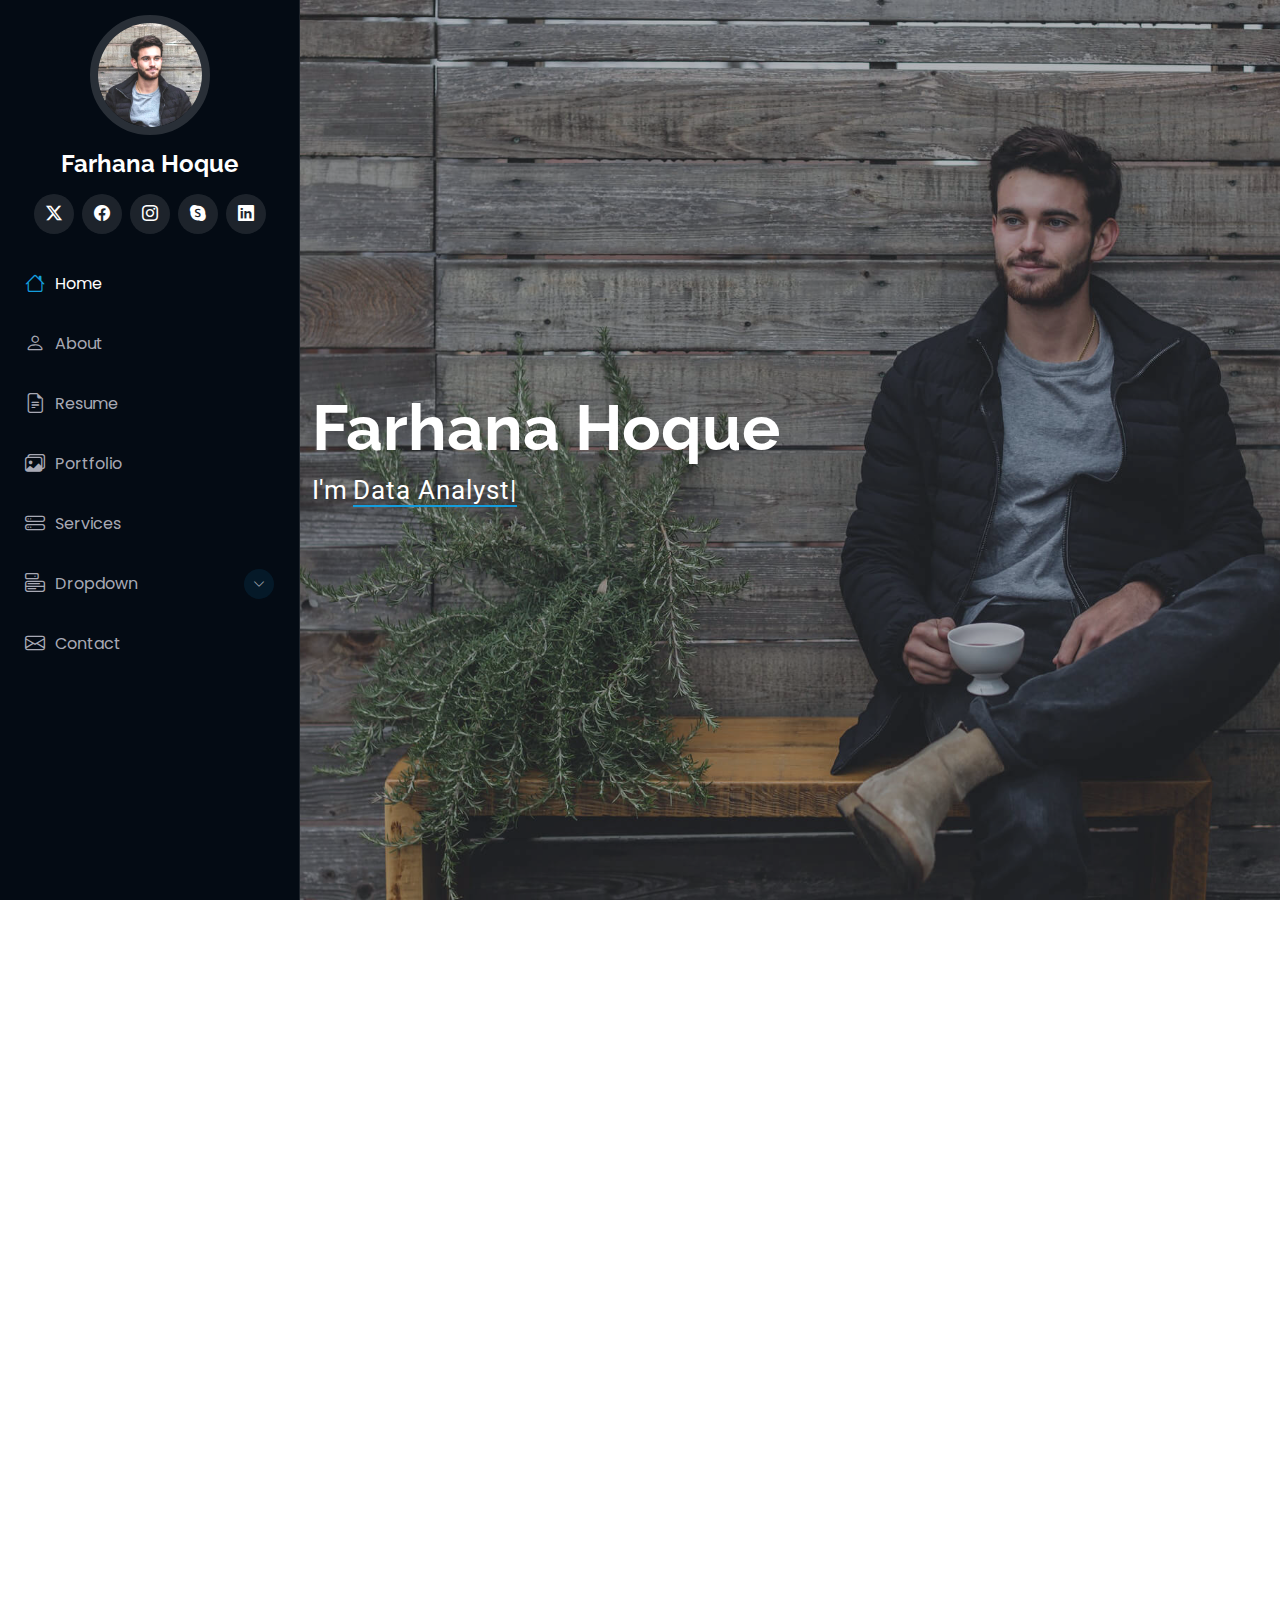
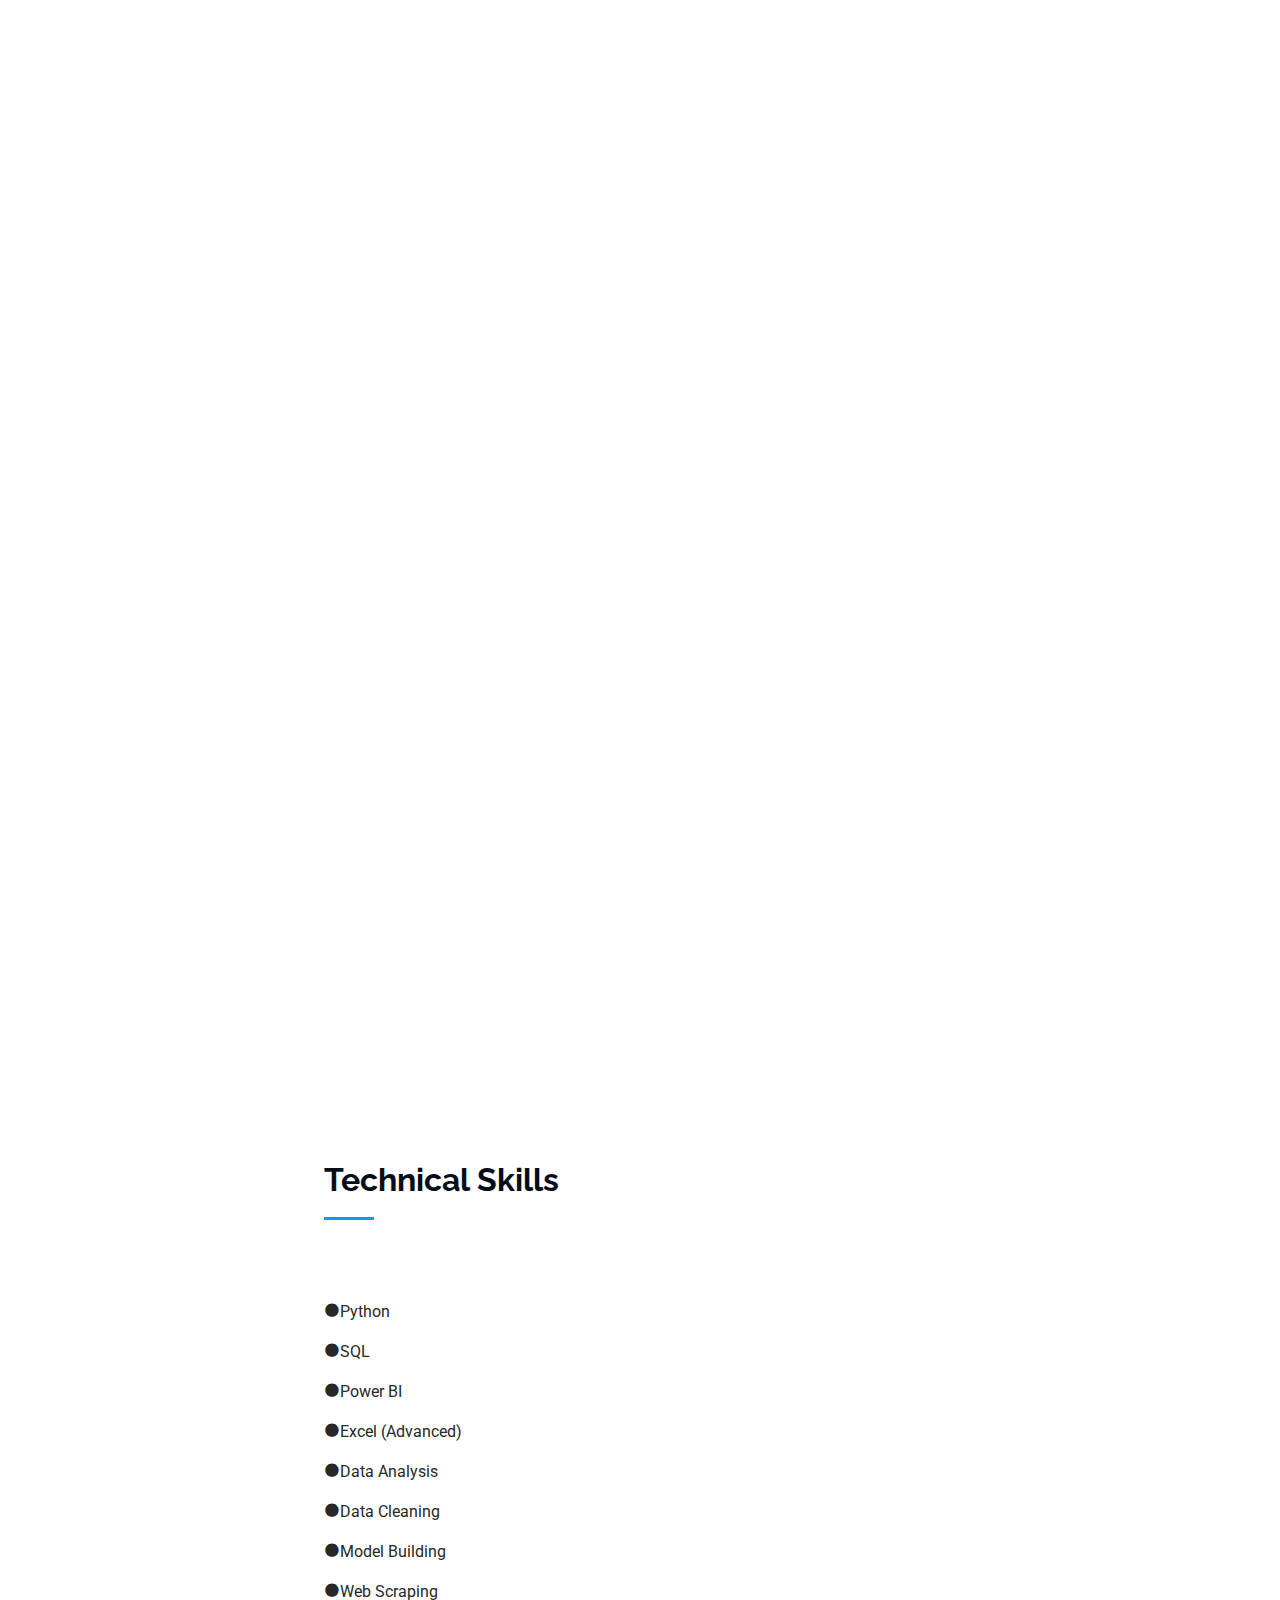
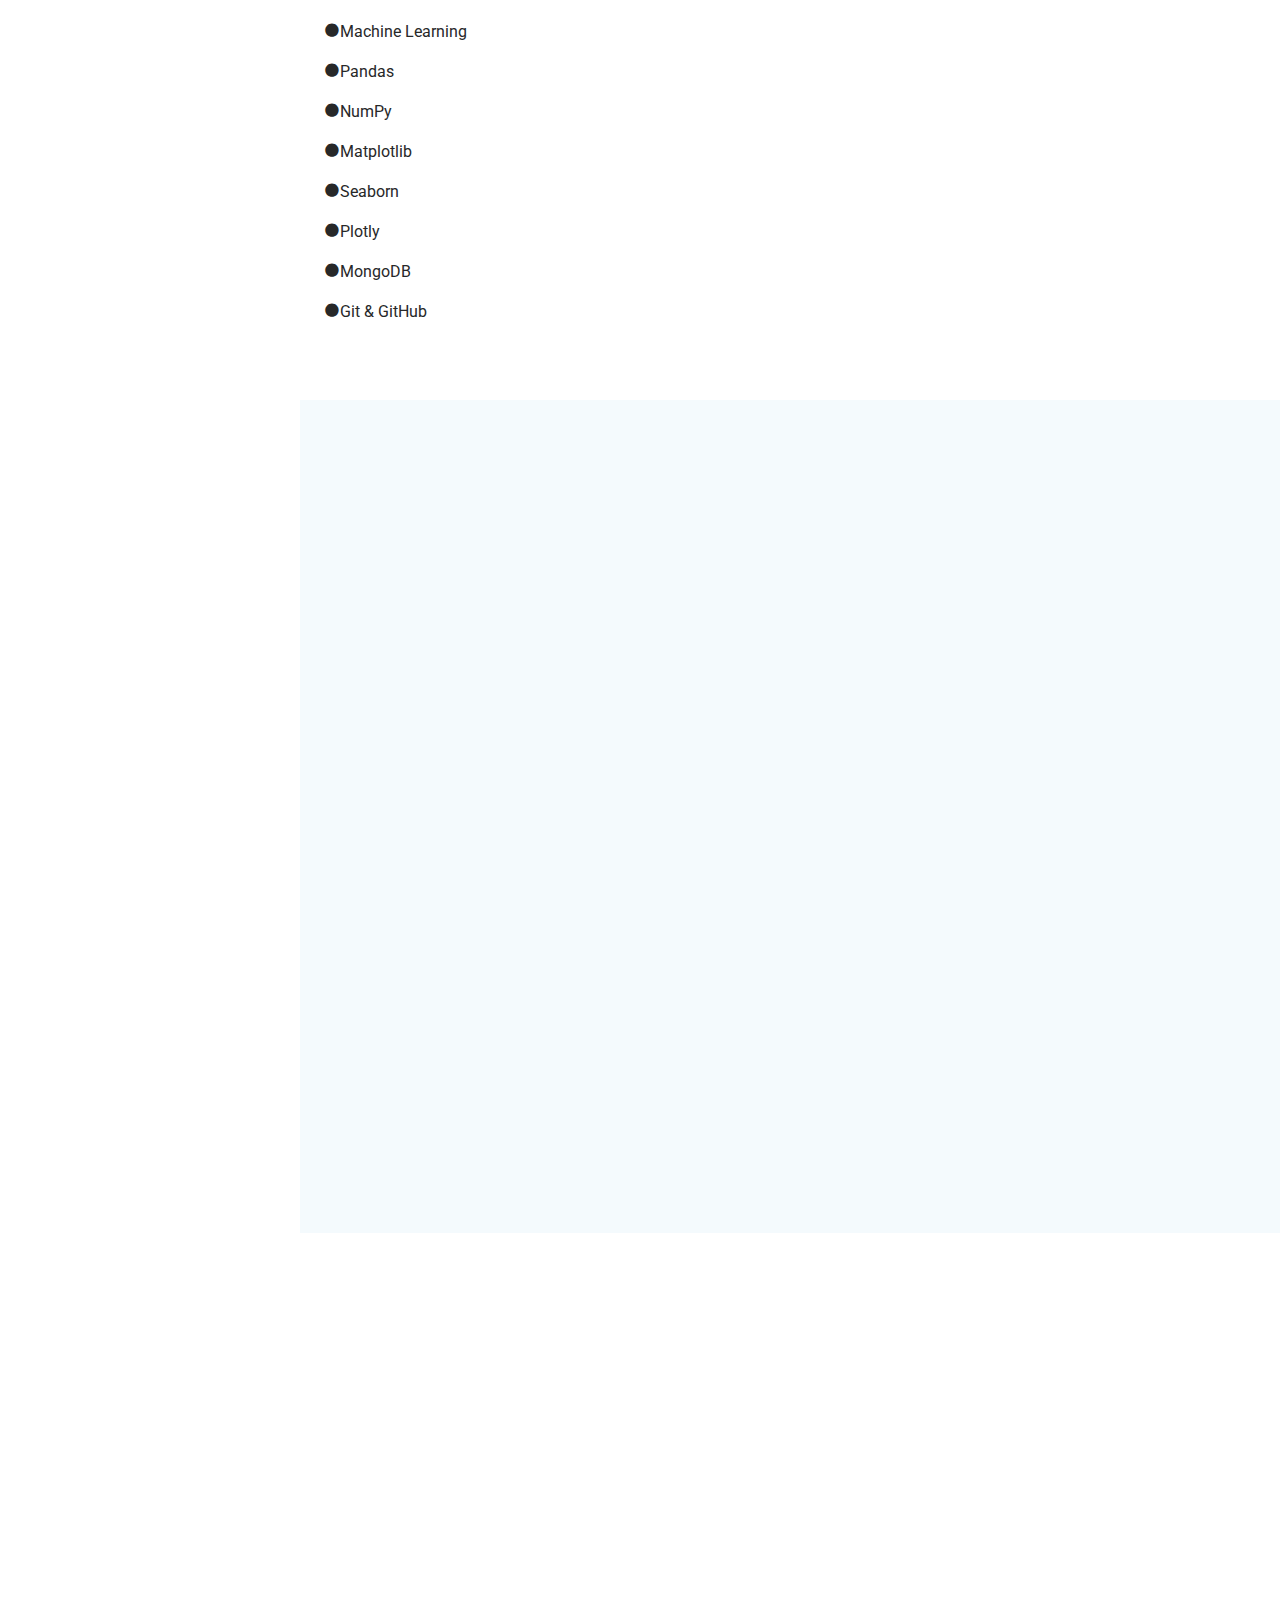
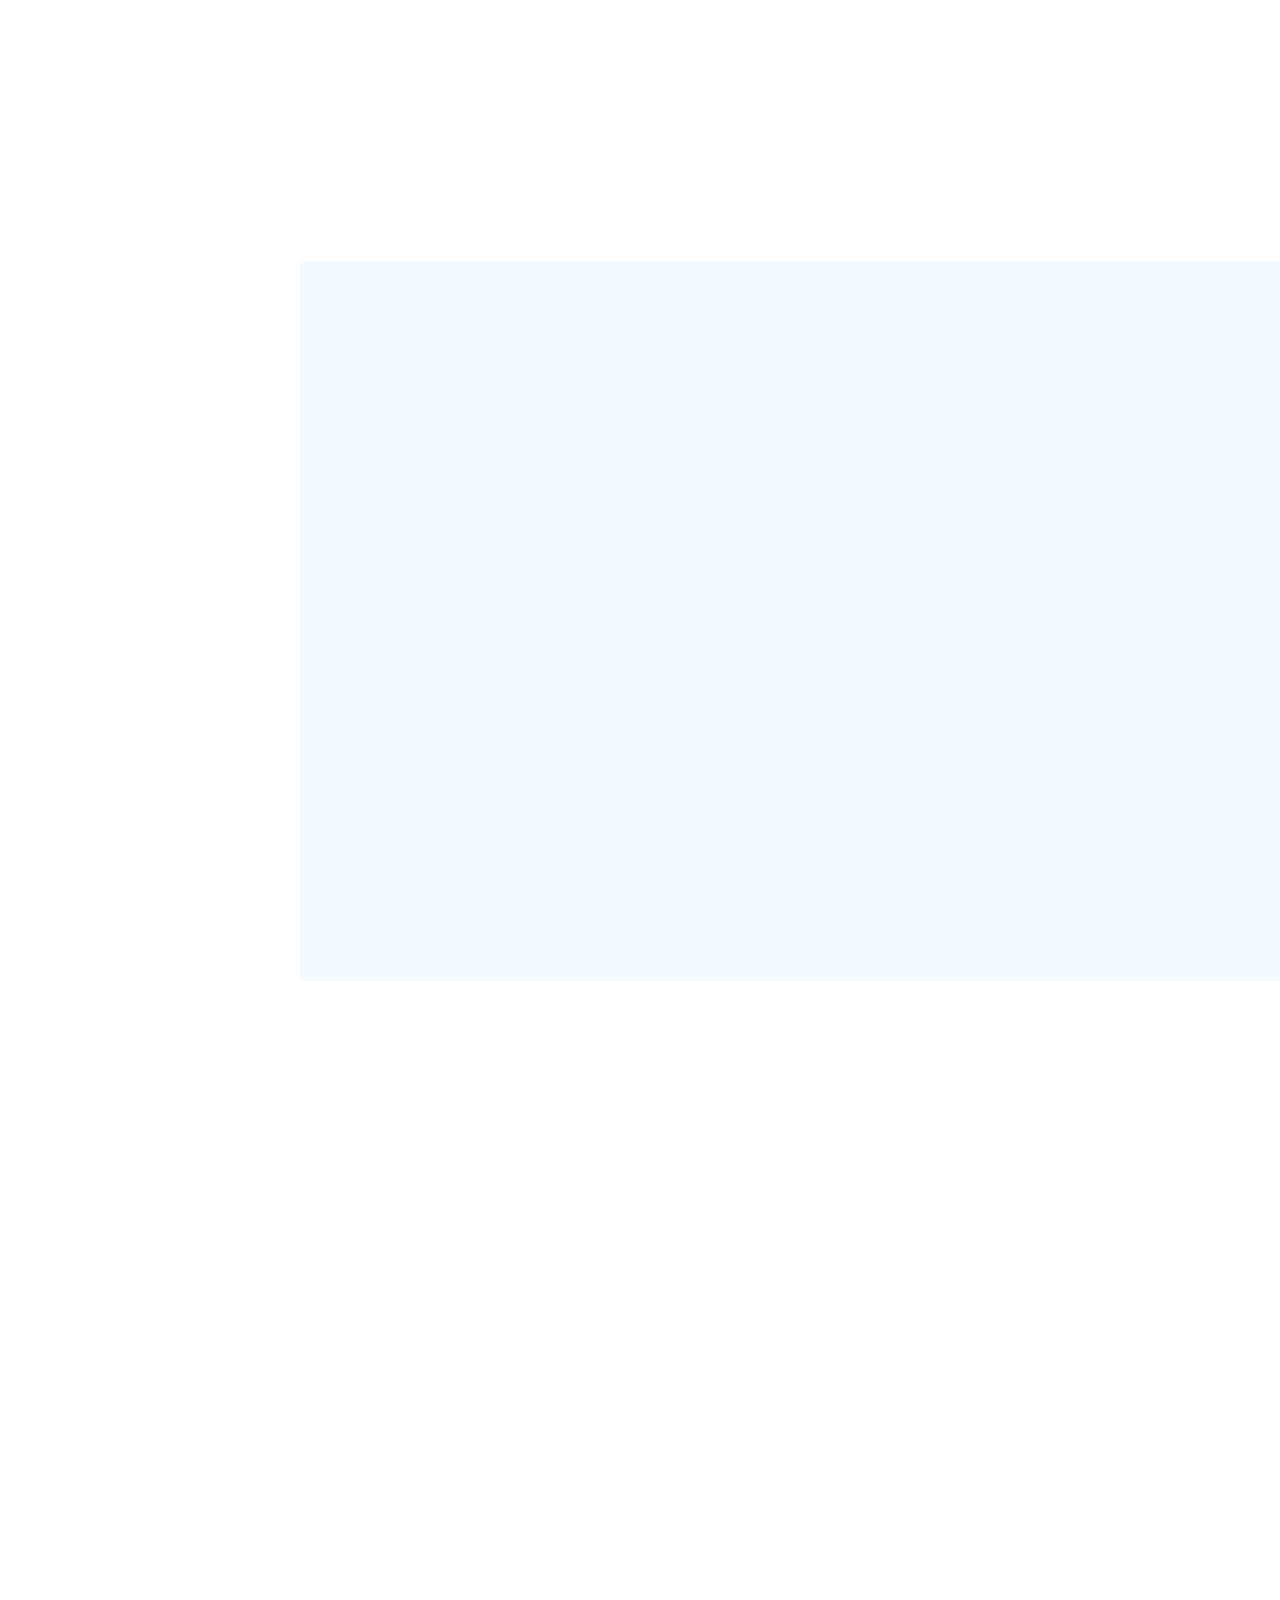
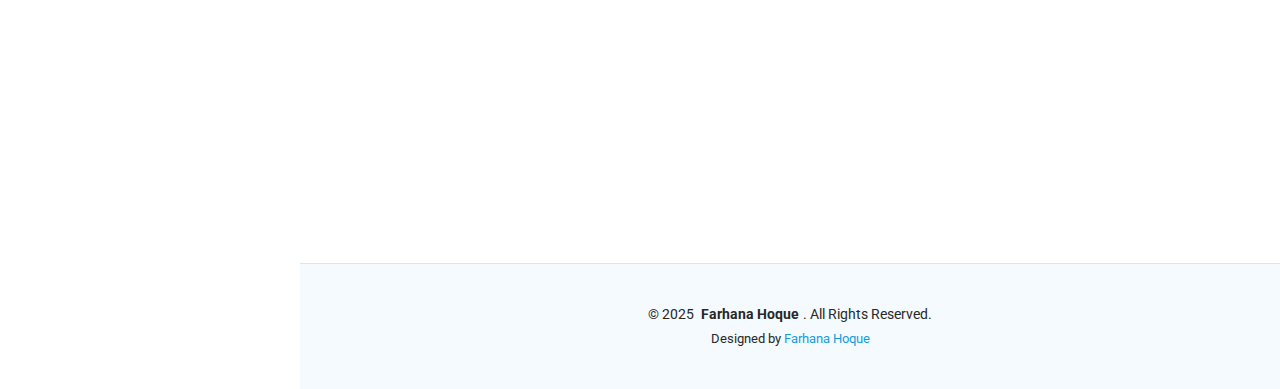
<file: index.html>
<!DOCTYPE html>
<html lang="en">

<head>
  <meta charset="utf-8">
  <meta content="width=device-width, initial-scale=1.0" name="viewport">
  <title>Farhana Hoque-Portfolio</title>
  <meta content="" name="description">
  <meta content="" name="keywords">

  <!-- Favicons -->
  <link href="assets/img/favicon.png" rel="icon">
  <link href="assets/img/apple-touch-icon.png" rel="apple-touch-icon">

  <!-- Fonts -->
  <link href="https://fonts.googleapis.com" rel="preconnect">
  <link href="https://fonts.gstatic.com" rel="preconnect" crossorigin>
  <link href="https://fonts.googleapis.com/css2?family=Roboto:ital,wght@0,100;0,300;0,400;0,500;0,700;0,900;1,100;1,300;1,400;1,500;1,700;1,900&family=Poppins:ital,wght@0,100;0,200;0,300;0,400;0,500;0,600;0,700;0,800;0,900;1,100;1,200;1,300;1,400;1,500;1,600;1,700;1,800;1,900&family=Raleway:ital,wght@0,100;0,200;0,300;0,400;0,500;0,600;0,700;0,800;0,900;1,100;1,200;1,300;1,400;1,500;1,600;1,700;1,800;1,900&display=swap" rel="stylesheet">

  <!-- Vendor CSS Files -->
  <link href="assets/vendor/bootstrap/css/bootstrap.min.css" rel="stylesheet">
  <link href="assets/vendor/bootstrap-icons/bootstrap-icons.css" rel="stylesheet">
  <link href="assets/vendor/aos/aos.css" rel="stylesheet">
  <link href="assets/vendor/glightbox/css/glightbox.min.css" rel="stylesheet">
  <link href="assets/vendor/swiper/swiper-bundle.min.css" rel="stylesheet">

  <!-- Main CSS File -->
  <link href="assets/css/main.css" rel="stylesheet">

  <!-- =======================================================
  * Template Name: iPortfolio
  * Template URL: https://bootstrapmade.com/iportfolio-bootstrap-portfolio-websites-template/
  * Updated: Jun 29 2024 with Bootstrap v5.3.3
  * Author: BootstrapMade.com
  * License: https://bootstrapmade.com/license/
  ======================================================== -->
</head>

<body class="index-page">

  <header id="header" class="header dark-background d-flex flex-column">
    <i class="header-toggle d-xl-none bi bi-list"></i>

    <div class="profile-img">
      <img src="assets/img/my-profile-img.jpg" alt="" class="img-fluid rounded-circle">
    </div>

    <a href="index.html" class="logo d-flex align-items-center justify-content-center">
      <!-- Uncomment the line below if you also wish to use an image logo -->
      <!-- <img src="assets/img/logo.png" alt=""> -->
      <h1 class="sitename">Farhana Hoque</h1>
    </a>

    <div class="social-links text-center">
      <a href="#" class="twitter"><i class="bi bi-twitter-x"></i></a>
      <a href="#" class="facebook"><i class="bi bi-facebook"></i></a>
      <a href="#" class="instagram"><i class="bi bi-instagram"></i></a>
      <a href="#" class="google-plus"><i class="bi bi-skype"></i></a>
      <a href="https://www.linkedin.com/in/farhana-hoque-347356179/" class="linkedin"><i class="bi bi-linkedin"></i></a>
    </div>

    <nav id="navmenu" class="navmenu">
      <ul>
        <li><a href="#hero" class="active"><i class="bi bi-house navicon"></i>Home</a></li>
        <li><a href="#about"><i class="bi bi-person navicon"></i> About</a></li>
        <li><a href="#resume"><i class="bi bi-file-earmark-text navicon"></i> Resume</a></li>
        <li><a href="#portfolio"><i class="bi bi-images navicon"></i> Portfolio</a></li>
        <li><a href="#services"><i class="bi bi-hdd-stack navicon"></i> Services</a></li>
        <li class="dropdown"><a href="#"><i class="bi bi-menu-button navicon"></i> <span>Dropdown</span> <i class="bi bi-chevron-down toggle-dropdown"></i></a>
          <ul>
            <li><a href="#">Dropdown 1</a></li>
            <li class="dropdown"><a href="#"><span>Deep Dropdown</span> <i class="bi bi-chevron-down toggle-dropdown"></i></a>
              <ul>
                <li><a href="#">Deep Dropdown 1</a></li>
                <li><a href="#">Deep Dropdown 2</a></li>
                <li><a href="#">Deep Dropdown 3</a></li>
                <li><a href="#">Deep Dropdown 4</a></li>
                <li><a href="#">Deep Dropdown 5</a></li>
              </ul>
            </li>
            <li><a href="#">Dropdown 2</a></li>
            <li><a href="#">Dropdown 3</a></li>
            <li><a href="#">Dropdown 4</a></li>
          </ul>
        </li>
        <li><a href="#contact"><i class="bi bi-envelope navicon"></i> Contact</a></li>
      </ul>
    </nav>

  </header>

  <main class="main">

    <!-- Hero Section -->
    <section id="hero" class="hero section dark-background">

      <img src="assets/img/hero-bg.jpg" alt="" data-aos="fade-in" class="">

      <div class="container" data-aos="fade-up" data-aos-delay="100">
        <h2>Farhana Hoque</h2>
        <p>I'm <span class="typed" data-typed-items="Data Analyst, Data Scientist, Power BI Expert, Python Developer">Data Analyst</span><span class="typed-cursor typed-cursor--blink" aria-hidden="true"></span><span class="typed-cursor typed-cursor--blink" aria-hidden="true"></span></p>
      </div>

    </section><!-- /Hero Section -->

    <!-- About Section -->
    <section id="about" class="about section">

      <!-- Section Title -->
      <div class="container section-title" data-aos="fade-up">
        <h2>About</h2>
        <p>I am a passionate Data Analyst and Scientist who transforms raw data into actionable insights. With expertise in Python,R, Power BI, ML,DL,Statistics,Mathematics,AI ,and SQL, 
          I help businesses make informed, data-driven decisions.
        </p>
      </div><!-- End Section Title -->

      <div class="container" data-aos="fade-up" data-aos-delay="100">

        <div class="row gy-4 justify-content-center">
          <div class="col-lg-4">
            <img src="assets/img/my-profile-img.jpg" class="img-fluid" alt="">
          </div>
          <div class="col-lg-8 content">
            <h2> &amp; Data Scientist.</h2>
            <p class="fst-italic py-3">
              My experience spans from academic research in drug discovery to hands-on analytics projects in business and technology. 
              I'm also dedicated to teaching and helping others build practical data skills.

      
            </p>
            <div class="row">
              <div class="col-lg-6">
                <ul>
                  <li><i class="bi bi-chevron-right"></i> <strong>Birthday:</strong> <span>4 April 1988</span></li>
                  <li><i class="bi bi-chevron-right"></i> <strong>Website:</strong> <span>www.itdatascience.com</span></li>
                  <li><i class="bi bi-chevron-right"></i> <strong>Phone:</strong> <span>+880 131971 9968</span></li>
                  <li><i class="bi bi-chevron-right"></i> <strong>City:</strong> <span>Dhaka, Bangladesh</span></li>
                </ul>
              </div>
              <div class="col-lg-6">
                <ul>
                  <li><i class="bi bi-chevron-right"></i> <strong>Age:</strong> <span>37</span></li>
                  <li><i class="bi bi-chevron-right"></i> <strong>Degree:</strong> <span>Master</span></li>
                  <li><i class="bi bi-chevron-right"></i> <strong>Email:</strong> <span>farhanahoque251@gmail.com</span></li>
                  <li><i class="bi bi-chevron-right"></i> <strong>Freelance:</strong> <span>Available</span></li>
                </ul>
              </div>
            </div>
            <p class="py-3">
              "With a background in English and a Master’s in Financial Engineering from World Quant University, I have contributed to a variety of data projects, including pharmaceutical research and IoT sensor data analysis."
           
            </p>
          </div>
        </div>

      </div>

    </section><!-- /About Section -->

    <!-- Stats Section -->
    <section id="stats" class="stats section">

      <div class="container" data-aos="fade-up" data-aos-delay="100">

        <div class="row gy-4">

          <div class="col-lg-3 col-md-6">
            <div class="stats-item">
              <i class="bi bi-emoji-smile"></i>
              <span data-purecounter-start="0" data-purecounter-end="232" data-purecounter-duration="1" class="purecounter"></span>
              <p><strong>Happy Clients</strong> <span>Delivering quality service</span></p>
            </div>
          </div><!-- End Stats Item -->

          <div class="col-lg-3 col-md-6">
            <div class="stats-item">
              <i class="bi bi-journal-richtext"></i>
              <span data-purecounter-start="0" data-purecounter-end="521" data-purecounter-duration="1" class="purecounter"></span>
              <p><strong>Projects</strong> <span>Completed with precision</span></p>
            </div>
          </div><!-- End Stats Item -->

          <div class="col-lg-3 col-md-6">
            <div class="stats-item">
              <i class="bi bi-headset"></i>
              <span data-purecounter-start="0" data-purecounter-end="1453" data-purecounter-duration="1" class="purecounter"></span>
              <p><strong>Support Hours</strong> <span>Always here to help</span></p>
            </div>
          </div><!-- End Stats Item -->

          <div class="col-lg-3 col-md-6">
            <div class="stats-item">
              <i class="bi bi-people"></i>
              <span data-purecounter-start="0" data-purecounter-end="32" data-purecounter-duration="1" class="purecounter"></span>
              <p><strong>Hard Workers</strong> <span>Driven and dedicated</span></p>
            </div>
          </div><!-- End Stats Item -->

        </div>

      </div>

    </section><!-- /Stats Section -->

<!-- Skills Section -->
<section id="skills" class="skills section light-background">

  <!-- Section Title -->
  <div class="container section-title" data-aos="fade-up">
    <h2>Skills</h2>
    <p>Here are the key tools and technologies I use to analyze data, build models, and deliver actionable insights.</p>
  </div><!-- End Section Title -->

  <div class="container" data-aos="fade-up" data-aos-delay="100">

    <div class="row skills-content skills-animation">

      <div class="col-lg-6">

        <div class="progress">
          <span class="skill"><span>Python</span> <i class="val">95%</i></span>
          <div class="progress-bar-wrap">
            <div class="progress-bar" role="progressbar" aria-valuenow="95" aria-valuemin="0" aria-valuemax="100"></div>
          </div>
        </div><!-- End Skills Item -->

        <div class="progress">
          <span class="skill"><span>Power BI</span> <i class="val">90%</i></span>
          <div class="progress-bar-wrap">
            <div class="progress-bar" role="progressbar" aria-valuenow="90" aria-valuemin="0" aria-valuemax="100"></div>
          </div>
        </div><!-- End Skills Item -->

        <div class="progress">
          <span class="skill"><span>SQL</span> <i class="val">85%</i></span>
          <div class="progress-bar-wrap">
            <div class="progress-bar" role="progressbar" aria-valuenow="85" aria-valuemin="0" aria-valuemax="100"></div>
          </div>
        </div><!-- End Skills Item -->

      </div>

      <div class="col-lg-6">

        <div class="progress">
          <span class="skill"><span>Excel (Advanced)</span> <i class="val">90%</i></span>
          <div class="progress-bar-wrap">
            <div class="progress-bar" role="progressbar" aria-valuenow="90" aria-valuemin="0" aria-valuemax="100"></div>
          </div>
        </div><!-- End Skills Item -->

        <div class="progress">
          <span class="skill"><span>Machine Learning</span> <i class="val">80%</i></span>
          <div class="progress-bar-wrap">
            <div class="progress-bar" role="progressbar" aria-valuenow="80" aria-valuemin="0" aria-valuemax="100"></div>
          </div>
        </div><!-- End Skills Item -->

        <div class="progress">
          <span class="skill"><span>Data Visualization</span> <i class="val">85%</i></span>
          <div class="progress-bar-wrap">
            <div class="progress-bar" role="progressbar" aria-valuenow="85" aria-valuemin="0" aria-valuemax="100"></div>
          </div>
        </div><!-- End Skills Item -->

      </div>

    </div>
  </div>
</section><!-- End Skills Section -->


    <!-- Resume Section -->
    <section id="resume" class="resume section">

      <!-- Section Title -->
      <div class="container section-title" data-aos="fade-up">
        <h2>Resume</h2>
        <p>Experienced Data Analyst and Scientist passionate about simplifying complex data to deliver actionable business insights. Skilled in Python, SQL, Power BI, and advanced Excel with a strong foundation in statistical modeling, data visualization, and data-driven storytelling.</p>
      </div><!-- End Section Title -->

      <div class="container">

        <div class="row">

          <div class="col-lg-6" data-aos="fade-up" data-aos-delay="100">
            <h3 class="resume-title">Sumary</h3>

            <div class="resume-item pb-0">
              <h4>Farhana Hoque</h4>
              <p><em>Dedicated and analytical Data Analyst with 3+ years of experience interpreting and visualizing data to drive strategic decision-making. Proven expertise in transforming raw data into compelling dashboards and reports.</em></p>
              <ul>
                <li>Dhaka, Bangladesh</li>
                <li>+880 123-456-7890</li>
                <li>farhana@example.com</li>
              </ul>
            </div><!-- Edn Resume Item -->

            <h3 class="resume-title">Education</h3>
            <div class="resume-item">
              <h4>Master’s in Financial Engineering with Data Science</h4>
              <h5>2025 - Matriculation Pass - Continue Learning</h5>
              <p><em>World Quant University, USA</em></p>
              <p>Focused on data-driven financial modeling, time-series forecasting, and algorithmic trading strategies.</p>
            </div><!-- End Resume Item -->
            <div class="resume-item">
              <h4>Masters of Arts in English</h4>
              <h5>2018 (Jan - Dec)</h5>
              <p><em>Asian University of Bangladesh, Dhaka</em></p>
              <p>Developed critical thinking and communication skills that support effective data storytelling and report writing.</p>
            </div><!-- End Resume Item -->
           <div class="resume-item">
              <h4>BA Honours in English</h4>
              <h5>2013 - 2017</h5>
              <p><em>Asian University of Bangladesh, Dhaka</em></p>
              <p>Developed critical thinking and communication skills that support effective data storytelling and report writing.</p>
            </div><!-- End Resume Item -->
             <div class="resume-item">
              <h4>Bachelor of Science Honours in Pharmacy</h4>
              <h5>2007 - 2008(Dropped out)</h5>
              <p><em>North-South University, Dhaka</em></p>
              <p>Developed critical thinking and communication skills that support effective data storytelling and report writing.</p>
            </div><!-- End Resume Item -->
              <div class="resume-item">
              <h4>Higher Secondary Certificate(HSC) of Science</h4>
              <h5>2003 - 2006</h5>
              <p><em>Shiddheshwari Girls College, Dhaka</em></p>
              <p>Developed critical thinking and communication skills that support effective data storytelling and report writing.</p>
            </div><!-- End Resume Item -->
              <div class="resume-item">
              <h4>Secondary School Certificate(SSC) of Science</h4>
              <h5>1993 - 2003</h5>
              <p><em>Begum Rahima Uchho Balika Biddaloy, Dhaka</em></p>
              <p>Developed critical thinking and communication skills that support effective data storytelling and report writing.</p>
            </div><!-- End Resume Item -->
          </div>

          <div class="col-lg-6" data-aos="fade-up" data-aos-delay="200">
            <h3 class="resume-title">Professional Experience</h3>
            <div class="resume-item">
              <h4>Data Analyst & Research Associate</h4>
              <h5>2022 - Present</h5>
              <p><em>KSI Data Research, Remote (Canada)</em></p>
              <ul>
                <li>Conducted pharmaceutical data analysis for drug discovery using Python and SQL.</li>
                <li>Developed and maintained interactive dashboards in Power BI for real-time analytics.</li>
                <li>Collaborated on NLP and machine learning models for clinical data mining.</li>
                <li>Managed datasets with 100k+ records, ensuring data quality and integrity.</li>
              </ul>
            </div><!-- End Resume Item -->

            <div class="resume-item">
              <h4>Freelance Data Analyst & Instructor</h4>
              <h5>2020 - 2022</h5>
              <p><em>Self-employed, Online</em></p>
              <ul>
                <li>Delivered data analytics training in Power BI, Excel, and SQL to 100+ students.</li>
                <li>Completed freelance projects involving data visualization, data cleaning, and reporting.</li>
                <li>Built custom dashboards and automated reports for small businesses and startups.</li>
              </ul>
            </div><!-- End Resume Item -->

          </div>

        </div>

      </div>

</section>
    <!-- /Resume Section -->

    <!-- Technical Skill Section -->
     <link href="https://unpkg.com/boxicons@2.1.4/css/boxicons.min.css" rel="stylesheet">

    <section id="technical_skills" class="skills section-bg">
      <div class="container-xxl py-6" id="skill">
        <div class="container aos-init aos-animate" data-aos="fade-left">
          <div class="row">
            <div class="section-title aos-init aos-animate" data-aos="fade-up" data-wow-delay="0.1s">
              <h2>Technical Skills</h2>
            </div>
            <div class="skill-tags">
            <p class="round3"><i class="bx bxs-circle"></i>Python</p>
            <p class="round3"><i class="bx bxs-circle"></i>SQL</p>
            <p class="round3"><i class="bx bxs-circle"></i>Power BI</p>
            <p class="round3"><i class="bx bxs-circle"></i>Excel (Advanced)</p>
            <p class="round3"><i class="bx bxs-circle"></i>Data Analysis</p>
            <p class="round3"><i class="bx bxs-circle"></i>Data Cleaning</p>
            <p class="round3"><i class="bx bxs-circle"></i>Model Building</p>
            <p class="round3"><i class="bx bxs-circle"></i>Web Scraping</p>
            <p class="round3"><i class="bx bxs-circle"></i>Machine Learning</p>
            <p class="round3"><i class="bx bxs-circle"></i>Pandas</p>
            <p class="round3"><i class="bx bxs-circle"></i>NumPy</p>
            <p class="round3"><i class="bx bxs-circle"></i>Matplotlib</p>
            <p class="round3"><i class="bx bxs-circle"></i>Seaborn</p>
            <p class="round3"><i class="bx bxs-circle"></i>Plotly</p>
            <p class="round3"><i class="bx bxs-circle"></i>MongoDB</p>
            <p class="round3"><i class="bx bxs-circle"></i>Git & GitHub</p>
            </div>
          </div>
        </div>
      </div>
    </section>
    <!-- / Technical Skill Section -->

    <!-- Portfolio Section -->
    <section id="portfolio" class="portfolio section light-background">

     <!-- Section Title -->
          <div class="container section-title" data-aos="fade-up">
            <h2>Portfolio</h2>
            <p>Explore a selection of my data science and analytics projects, ranging from interactive dashboards to machine learning models. Each project showcases my ability to turn complex data into actionable insights.</p>
          </div><!-- End Section Title -->


      <div class="container">

        <div class="isotope-layout" data-default-filter="*" data-layout="masonry" data-sort="original-order">

          <ul class="portfolio-filters isotope-filters" data-aos="fade-up" data-aos-delay="100">
            <li data-filter="*" class="filter-active">All</li>
            <li data-filter=".filter-dashboard">Dashboards</li>
            <li data-filter=".filter-ml">Machine Learning</li>
            <li data-filter=".filter-eda">EDA</li>
            <li data-filter=".filter-excel">Excel Projects</li>
            <li data-filter=".filter-python">Python Projects</li>
          </ul><!-- End Portfolio Filters -->

          <div class="row gy-4 isotope-container" data-aos="fade-up" data-aos-delay="200">

            <div class="col-lg-4 col-md-6 portfolio-item isotope-item filter-app">
              <div class="portfolio-content h-100">
                <img src="assets/img/portfolio/proj-1.jpg" class="img-fluid" alt="Volatility Forecasting">
                <div class="portfolio-info">
                  <h4>Volatility Forecasting</h4>
                  <p>Time series modeling using ARCH/GARCH to predict market volatility.</p>
                  <a href="assets/img/portfolio/proj-1.jpg" title="Volatility Forecasting" data-gallery="portfolio-gallery-app" class="glightbox preview-link">
                    <i class="bi bi-zoom-in"></i>
                  </a>
                  <a href="https://github.com/Farhanahoque251/Financial-Econometrics" target="_blank" title="More Details" class="details-link">
                    <i class="bi bi-link-45deg"></i>
                  </a>
                </div>
              </div>
            </div><!-- End Portfolio Item -->

            <div class="col-lg-4 col-md-6 portfolio-item isotope-item filter-product">
              <div class="portfolio-content h-100">
                <img src="assets/img/portfolio/product-1.jpg" class="img-fluid" alt="">
                <div class="portfolio-info">
                  <h4>Project 1</h4>
                  <p>Lorem ipsum, dolor sit amet consectetur</p>
                  <a href="assets/img/portfolio/product-1.jpg" title="Product 1" data-gallery="portfolio-gallery-product" class="glightbox preview-link"><i class="bi bi-zoom-in"></i></a>
                  <a href="portfolio-details.html" title="More Details" class="details-link"><i class="bi bi-link-45deg"></i></a>
                </div>
              </div>
            </div><!-- End Portfolio Item -->

            <div class="col-lg-4 col-md-6 portfolio-item isotope-item filter-branding">
              <div class="portfolio-content h-100">
                <img src="assets/img/portfolio/Health and Fitness Classification.jpg" class="img-fluid" alt="">
                <div class="portfolio-info">
                  <h4>Branding 1</h4>
                  <p>Lorem ipsum, dolor sit amet consectetur</p>
                  <a href="assets/img/portfolio/Health and Fitness Classification.jpg" title="Branding 1" data-gallery="portfolio-gallery-branding" class="glightbox preview-link"><i class="bi bi-zoom-in"></i></a>
                  <a href="portfolio-details.html" title="More Details" class="details-link"><i class="bi bi-link-45deg"></i></a>
                </div>
              </div>
            </div><!-- End Portfolio Item -->

            <div class="col-lg-4 col-md-6 portfolio-item isotope-item filter-books">
              <div class="portfolio-content h-100">
                <img src="assets/img/portfolio/Logistic Regression with COVID-19.jpg" class="img-fluid" alt="">
                <div class="portfolio-info">
                  <h4>Books 1</h4>
                  <p>Lorem ipsum, dolor sit amet consectetur</p>
                  <a href="assets/img/portfolio/Logistic Regression with COVID-19.jpg" title="Branding 1" data-gallery="portfolio-gallery-book" class="glightbox preview-link"><i class="bi bi-zoom-in"></i></a>
                  <a href="portfolio-details.html" title="More Details" class="details-link"><i class="bi bi-link-45deg"></i></a>
                </div>
              </div>
            </div><!-- End Portfolio Item -->

            <div class="col-lg-4 col-md-6 portfolio-item isotope-item filter-app">
              <div class="portfolio-content h-100">
                <img src="assets/img/portfolio/proj-3.jpg" class="img-fluid" alt="">
                <div class="portfolio-info">
                  <h4>App 2</h4>
                  <p>Lorem ipsum, dolor sit amet consectetur</p>
                  <a href="assets/img/portfolio/proj-3.jpg" title="App 2" data-gallery="portfolio-gallery-app" class="glightbox preview-link"><i class="bi bi-zoom-in"></i></a>
                  <a href="portfolio-details.html" title="More Details" class="details-link"><i class="bi bi-link-45deg"></i></a>
                </div>
              </div>
            </div><!-- End Portfolio Item -->

            <div class="col-lg-4 col-md-6 portfolio-item isotope-item filter-product">
              <div class="portfolio-content h-100">
                <img src="assets/img/portfolio/proj-4.jpg" class="img-fluid" alt="">
                <div class="portfolio-info">
                  <h4>Product 2</h4>
                  <p>Lorem ipsum, dolor sit amet consectetur</p>
                  <a href="assets/img/portfolio/proj-4.jpg" title="Product 2" data-gallery="portfolio-gallery-product" class="glightbox preview-link"><i class="bi bi-zoom-in"></i></a>
                  <a href="portfolio-details.html" title="More Details" class="details-link"><i class="bi bi-link-45deg"></i></a>
                </div>
              </div>
            </div><!-- End Portfolio Item --><!-- 
<div class="col-lg-4 col-md-6 portfolio-item isotope-item filter-branding">
  <div class="portfolio-content h-100">
    <img src="assets/img/portfolio/branding-2.jpg" class="img-fluid" alt="">
    <div class="portfolio-info">
      <h4>Branding 2</h4>
      <p>Lorem ipsum, dolor sit amet consectetur</p>
      <a href="assets/img/portfolio/branding-2.jpg" title="Branding 2" data-gallery="portfolio-gallery-branding" class="glightbox preview-link"><i class="bi bi-zoom-in"></i></a>
      <a href="portfolio-details.html" title="More Details" class="details-link"><i class="bi bi-link-45deg"></i></a>
    </div>
  </div>
</div>

<div class="col-lg-4 col-md-6 portfolio-item isotope-item filter-books">
  <div class="portfolio-content h-100">
    <img src="assets/img/portfolio/books-2.jpg" class="img-fluid" alt="">
    <div class="portfolio-info">
      <h4>Books 2</h4>
      <p>Lorem ipsum, dolor sit amet consectetur</p>
      <a href="assets/img/portfolio/books-2.jpg" title="Books 2" data-gallery="portfolio-gallery-book" class="glightbox preview-link"><i class="bi bi-zoom-in"></i></a>
      <a href="portfolio-details.html" title="More Details" class="details-link"><i class="bi bi-link-45deg"></i></a>
    </div>
  </div>
</div>

<div class="col-lg-4 col-md-6 portfolio-item isotope-item filter-app">
  <div class="portfolio-content h-100">
    <img src="assets/img/portfolio/app-3.jpg" class="img-fluid" alt="">
    <div class="portfolio-info">
      <h4>App 3</h4>
      <p>Lorem ipsum, dolor sit amet consectetur</p>
      <a href="assets/img/portfolio/app-3.jpg" title="App 3" data-gallery="portfolio-gallery-app" class="glightbox preview-link"><i class="bi bi-zoom-in"></i></a>
      <a href="portfolio-details.html" title="More Details" class="details-link"><i class="bi bi-link-45deg"></i></a>
    </div>
  </div>
</div>

<div class="col-lg-4 col-md-6 portfolio-item isotope-item filter-product">
  <div class="portfolio-content h-100">
    <img src="assets/img/portfolio/product-3.jpg" class="img-fluid" alt="">
    <div class="portfolio-info">
      <h4>Product 3</h4>
      <p>Lorem ipsum, dolor sit amet consectetur</p>
      <a href="assets/img/portfolio/product-3.jpg" title="Product 3" data-gallery="portfolio-gallery-product" class="glightbox preview-link"><i class="bi bi-zoom-in"></i></a>
      <a href="portfolio-details.html" title="More Details" class="details-link"><i class="bi bi-link-45deg"></i></a>
    </div>
  </div>
</div>

<div class="col-lg-4 col-md-6 portfolio-item isotope-item filter-branding">
  <div class="portfolio-content h-100">
    <img src="assets/img/portfolio/branding-3.jpg" class="img-fluid" alt="">
    <div class="portfolio-info">
      <h4>Branding 3</h4>
      <p>Lorem ipsum, dolor sit amet consectetur</p>
      <a href="assets/img/portfolio/branding-3.jpg" title="Branding 3" data-gallery="portfolio-gallery-branding" class="glightbox preview-link"><i class="bi bi-zoom-in"></i></a>
      <a href="portfolio-details.html" title="More Details" class="details-link"><i class="bi bi-link-45deg"></i></a>
    </div>
  </div>
</div>

<div class="col-lg-4 col-md-6 portfolio-item isotope-item filter-books">
  <div class="portfolio-content h-100">
    <img src="assets/img/portfolio/books-3.jpg" class="img-fluid" alt="">
    <div class="portfolio-info">
      <h4>Books 3</h4>
      <p>Lorem ipsum, dolor sit amet consectetur</p>
      <a href="assets/img/portfolio/books-3.jpg" title="Books 3" data-gallery="portfolio-gallery-book" class="glightbox preview-link"><i class="bi bi-zoom-in"></i></a>
      <a href="portfolio-details.html" title="More Details" class="details-link"><i class="bi bi-link-45deg"></i></a>
    </div>
  </div>
</div>
-->

          </div><!-- End Portfolio Container -->

        </div>

      </div>

    </section><!-- /Portfolio Section -->
<!-- Services Section -->
<section id="services" class="services section">

  <!-- Section Title -->
  <div class="container section-title" data-aos="fade-up">
    <h2>Services</h2>
    <p>I help businesses and individuals transform data into actionable insights. Whether you're looking to clean messy data, build dashboards, or develop machine learning models—I'm here to help you make data work for you.</p>
  </div><!-- End Section Title -->

  <div class="container">

    <div class="row gy-4">

      <div class="col-lg-4 col-md-6 service-item d-flex" data-aos="fade-up" data-aos-delay="100">
        <div class="icon flex-shrink-0"><i class="bi bi-bar-chart-line"></i></div>
        <div>
          <h4 class="title"><a href="service-details.html" class="stretched-link">Power BI Dashboards</a></h4>
          <p class="description">Designing interactive dashboards that deliver real-time business intelligence using Power BI and Excel.</p>
        </div>
      </div><!-- End Service Item -->

      <div class="col-lg-4 col-md-6 service-item d-flex" data-aos="fade-up" data-aos-delay="200">
        <div class="icon flex-shrink-0"><i class="bi bi-database"></i></div>
        <div>
          <h4 class="title"><a href="service-details.html" class="stretched-link">SQL Data Analysis</a></h4>
          <p class="description">Writing complex SQL queries for data extraction, transformation, and loading (ETL) from relational databases.</p>
        </div>
      </div><!-- End Service Item -->

      <div class="col-lg-4 col-md-6 service-item d-flex" data-aos="fade-up" data-aos-delay="300">
        <div class="icon flex-shrink-0"><i class="bi bi-cpu"></i></div>
        <div>
          <h4 class="title"><a href="service-details.html" class="stretched-link">Python Data Projects</a></h4>
          <p class="description">Automating data workflows, performing statistical analysis, and building machine learning models with Python.</p>
        </div>
      </div><!-- End Service Item -->

      <div class="col-lg-4 col-md-6 service-item d-flex" data-aos="fade-up" data-aos-delay="400">
        <div class="icon flex-shrink-0"><i class="bi bi-globe"></i></div>
        <div>
          <h4 class="title"><a href="service-details.html" class="stretched-link">Web Data Scraping</a></h4>
          <p class="description">Collecting and structuring data from websites using tools like BeautifulSoup, Selenium, and Python scripts.</p>
        </div>
      </div><!-- End Service Item -->

      <div class="col-lg-4 col-md-6 service-item d-flex" data-aos="fade-up" data-aos-delay="500">
        <div class="icon flex-shrink-0"><i class="bi bi-person-workspace"></i></div>
        <div>
          <h4 class="title"><a href="service-details.html" class="stretched-link">Excel Automation</a></h4>
          <p class="description">Creating advanced Excel templates, pivot tables, and automation scripts to simplify repetitive tasks.</p>
        </div>
      </div><!-- End Service Item -->

      <div class="col-lg-4 col-md-6 service-item d-flex" data-aos="fade-up" data-aos-delay="600">
        <div class="icon flex-shrink-0"><i class="bi bi-mortarboard"></i></div>
        <div>
          <h4 class="title"><a href="service-details.html" class="stretched-link">Data Analytics Training</a></h4>
          <p class="description">Teaching data analysis tools and techniques, including Power BI, SQL, and Python, to individuals and groups.</p>
        </div>
      </div><!-- End Service Item -->

    </div>

  </div>

</section>
<!-- /Services Section -->

<!-- Testimonials Section -->
<section id="testimonials" class="testimonials section light-background">

  <!-- Section Title -->
  <div class="container section-title" data-aos="fade-up">
    <h2>Testimonials</h2>
    <p>What my clients, collaborators, and students say about working with me.</p>
  </div><!-- End Section Title -->

  <div class="container" data-aos="fade-up" data-aos-delay="100">

    <div class="swiper init-swiper">
      <script type="application/json" class="swiper-config">
        {
          "loop": true,
          "speed": 600,
          "autoplay": {
            "delay": 5000
          },
          "slidesPerView": "auto",
          "pagination": {
            "el": ".swiper-pagination",
            "type": "bullets",
            "clickable": true
          },
          "breakpoints": {
            "320": {
              "slidesPerView": 1,
              "spaceBetween": 40
            },
            "1200": {
              "slidesPerView": 3,
              "spaceBetween": 1
            }
          }
        }
      </script>
      <div class="swiper-wrapper">

        <div class="swiper-slide">
          <div class="testimonial-item">
            <p>
              <i class="bi bi-quote quote-icon-left"></i>
              <span>Farhana’s insights in data visualization using Power BI helped us unlock trends we had never noticed before. She has a unique ability to simplify complex data for decision-making.</span>
              <i class="bi bi-quote quote-icon-right"></i>
            </p>
            <img src="assets/img/testimonials/testimonials-1.jpg" class="testimonial-img" alt="">
            <h3>Khondaker R. Islam</h3>
            <h4>Director, KSI Data Research, Canada</h4>
          </div>
        </div><!-- End testimonial item -->

        <div class="swiper-slide">
          <div class="testimonial-item">
            <p>
              <i class="bi bi-quote quote-icon-left"></i>
              <span>Farhana is a dedicated and knowledgeable data science instructor. Her guidance and real-world examples helped me master SQL and Python quickly.</span>
              <i class="bi bi-quote quote-icon-right"></i>
            </p>
            <img src="assets/img/testimonials/testimonials-2.jpg" class="testimonial-img" alt="">
            <h3>Razia Sultana</h3>
            <h4>Data Analytics Student</h4>
          </div>
        </div><!-- End testimonial item -->

        <div class="swiper-slide">
          <div class="testimonial-item">
            <p>
              <i class="bi bi-quote quote-icon-left"></i>
              <span>Working with Farhana on our Upwork project was seamless. Her skills in dashboard creation and data cleaning were top-notch and exceeded our expectations.</span>
              <i class="bi bi-quote quote-icon-right"></i>
            </p>
            <img src="assets/img/testimonials/testimonials-3.jpg" class="testimonial-img" alt="">
            <h3>Kevin Tanaka</h3>
            <h4>Freelancer Client, USA</h4>
          </div>
        </div><!-- End testimonial item -->

        <div class="swiper-slide">
          <div class="testimonial-item">
            <p>
              <i class="bi bi-quote quote-icon-left"></i>
              <span>Farhana helped us build a clean, dynamic Power BI dashboard for our IoT project. Her attention to detail and problem-solving mindset stood out.</span>
              <i class="bi bi-quote quote-icon-right"></i>
            </p>
            <img src="assets/img/testimonials/testimonials-4.jpg" class="testimonial-img" alt="">
            <h3>Ahmed Morshed</h3>
            <h4>IoT Product Manager</h4>
          </div>
        </div><!-- End testimonial item -->

        <div class="swiper-slide">
          <div class="testimonial-item">
            <p>
              <i class="bi bi-quote quote-icon-left"></i>
              <span>Her support in preparing for the PL-300 exam was instrumental. Farhana's structured lessons and practical examples made complex concepts easy to grasp.</span>
              <i class="bi bi-quote quote-icon-right"></i>
            </p>
            <img src="assets/img/testimonials/testimonials-5.jpg" class="testimonial-img" alt="">
            <h3>Tanvir Ahmed</h3>
            <h4>Certification Student</h4>
          </div>
        </div><!-- End testimonial item -->

      </div>
      <div class="swiper-pagination"></div>
    </div>

  </div>

</section>
<!-- /Testimonials Section -->


    <!-- Contact Section -->
    <section id="contact" class="contact section">

      <!-- Section Title -->
      <div class="container section-title" data-aos="fade-up">
        <h2>Contact</h2>
        <p>Necessitatibus eius consequatur ex aliquid fuga eum quidem sint consectetur velit</p>
      </div><!-- End Section Title -->

      <div class="container" data-aos="fade-up" data-aos-delay="100">

        <div class="row gy-4">

          <div class="col-lg-5">

            <div class="info-wrap">
              <div class="info-item d-flex" data-aos="fade-up" data-aos-delay="200">
                <i class="bi bi-geo-alt flex-shrink-0"></i>
                <div>
                  <h3>Address</h3>
                  <p>A108 Adam Street, New York, NY 535022</p>
                </div>
              </div><!-- End Info Item -->

              <div class="info-item d-flex" data-aos="fade-up" data-aos-delay="300">
                <i class="bi bi-telephone flex-shrink-0"></i>
                <div>
                  <h3>Call Us</h3>
                  <p>+1 5589 55488 55</p>
                </div>
              </div><!-- End Info Item -->

              <div class="info-item d-flex" data-aos="fade-up" data-aos-delay="400">
                <i class="bi bi-envelope flex-shrink-0"></i>
                <div>
                  <h3>Email Us</h3>
                  <p>info@example.com</p>
                </div>
              </div><!-- End Info Item -->

              <iframe src="https://www.google.com/maps/embed?pb=!1m14!1m8!1m3!1d48389.78314118045!2d-74.006138!3d40.710059!3m2!1i1024!2i768!4f13.1!3m3!1m2!1s0x89c25a22a3bda30d%3A0xb89d1fe6bc499443!2sDowntown%20Conference%20Center!5e0!3m2!1sen!2sus!4v1676961268712!5m2!1sen!2sus" frameborder="0" style="border:0; width: 100%; height: 270px;" allowfullscreen="" loading="lazy" referrerpolicy="no-referrer-when-downgrade"></iframe>
            </div>
          </div>

          <div class="col-lg-7">
            <form action="forms/contact.php" method="post" class="php-email-form" data-aos="fade-up" data-aos-delay="200">
              <div class="row gy-4">

                <div class="col-md-6">
                  <label for="name-field" class="pb-2">Your Name</label>
                  <input type="text" name="name" id="name-field" class="form-control" required="">
                </div>

                <div class="col-md-6">
                  <label for="email-field" class="pb-2">Your Email</label>
                  <input type="email" class="form-control" name="email" id="email-field" required="">
                </div>

                <div class="col-md-12">
                  <label for="subject-field" class="pb-2">Subject</label>
                  <input type="text" class="form-control" name="subject" id="subject-field" required="">
                </div>

                <div class="col-md-12">
                  <label for="message-field" class="pb-2">Message</label>
                  <textarea class="form-control" name="message" rows="10" id="message-field" required=""></textarea>
                </div>

                <div class="col-md-12 text-center">
                  <div class="loading">Loading</div>
                  <div class="error-message"></div>
                  <div class="sent-message">Your message has been sent. Thank you!</div>

                  <button type="submit">Send Message</button>
                </div>

              </div>
            </form>
          </div><!-- End Contact Form -->

        </div>

      </div>

    </section><!-- /Contact Section -->

  </main>

<footer id="footer" class="footer position-relative light-background">
  <div class="container">
    <div class="copyright text-center">
      <p>© 2025 <strong class="px-1 sitename">Farhana Hoque</strong>. All Rights Reserved.</p>
    </div>
    <div class="credits">
      Designed by <a href="https://itdatascience.com">Farhana Hoque</a>
    </div>
  </div>
</footer>


  <!-- Scroll Top -->
  <a href="#" id="scroll-top" class="scroll-top d-flex align-items-center justify-content-center"><i class="bi bi-arrow-up-short"></i></a>

  <!-- Preloader -->
  <div id="preloader"></div>

  <!-- Vendor JS Files -->
  <script src="assets/vendor/bootstrap/js/bootstrap.bundle.min.js"></script>
  <script src="assets/vendor/php-email-form/validate.js"></script>
  <script src="assets/vendor/aos/aos.js"></script>
  <script src="assets/vendor/typed.js/typed.umd.js"></script>
  <script src="assets/vendor/purecounter/purecounter_vanilla.js"></script>
  <script src="assets/vendor/waypoints/noframework.waypoints.js"></script>
  <script src="assets/vendor/glightbox/js/glightbox.min.js"></script>
  <script src="assets/vendor/imagesloaded/imagesloaded.pkgd.min.js"></script>
  <script src="assets/vendor/isotope-layout/isotope.pkgd.min.js"></script>
  <script src="assets/vendor/swiper/swiper-bundle.min.js"></script>

  <!-- Main JS File -->
  <script src="assets/js/main.js"></script>

</body>

</html>
</file>
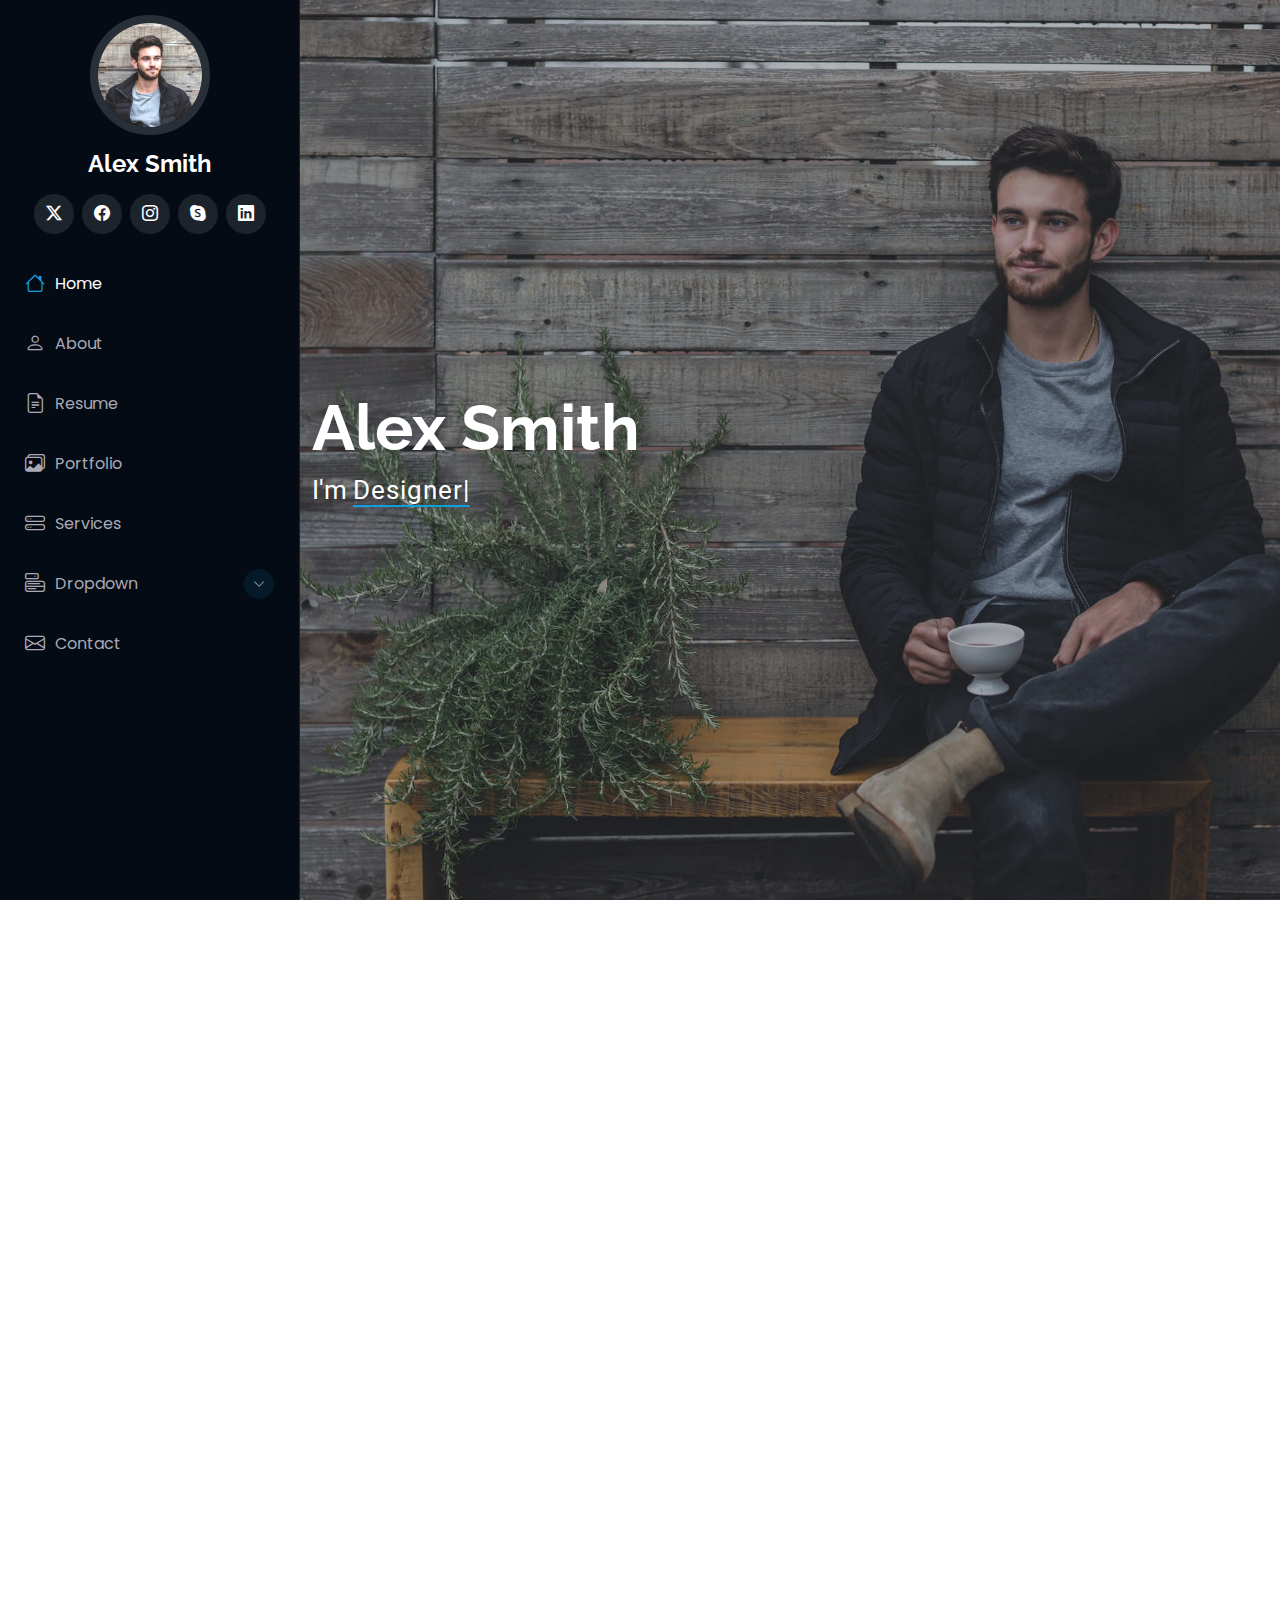
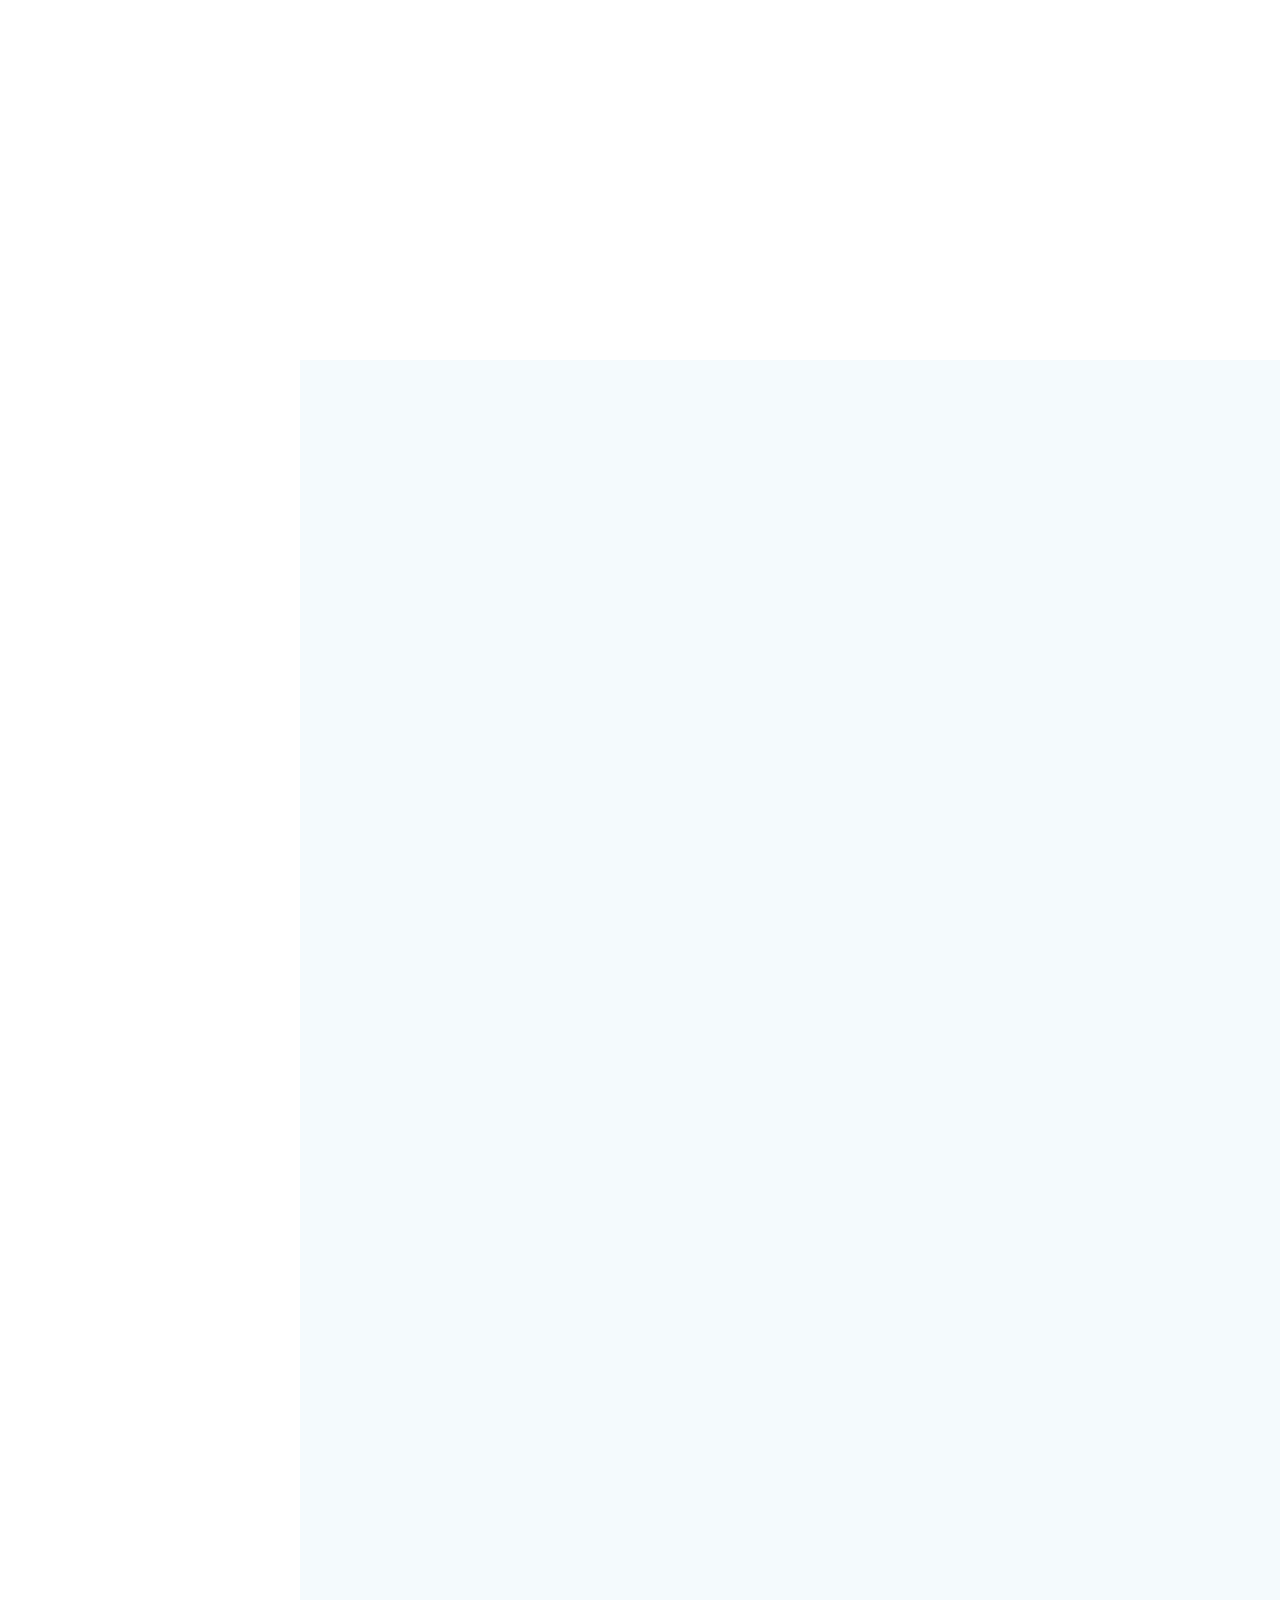
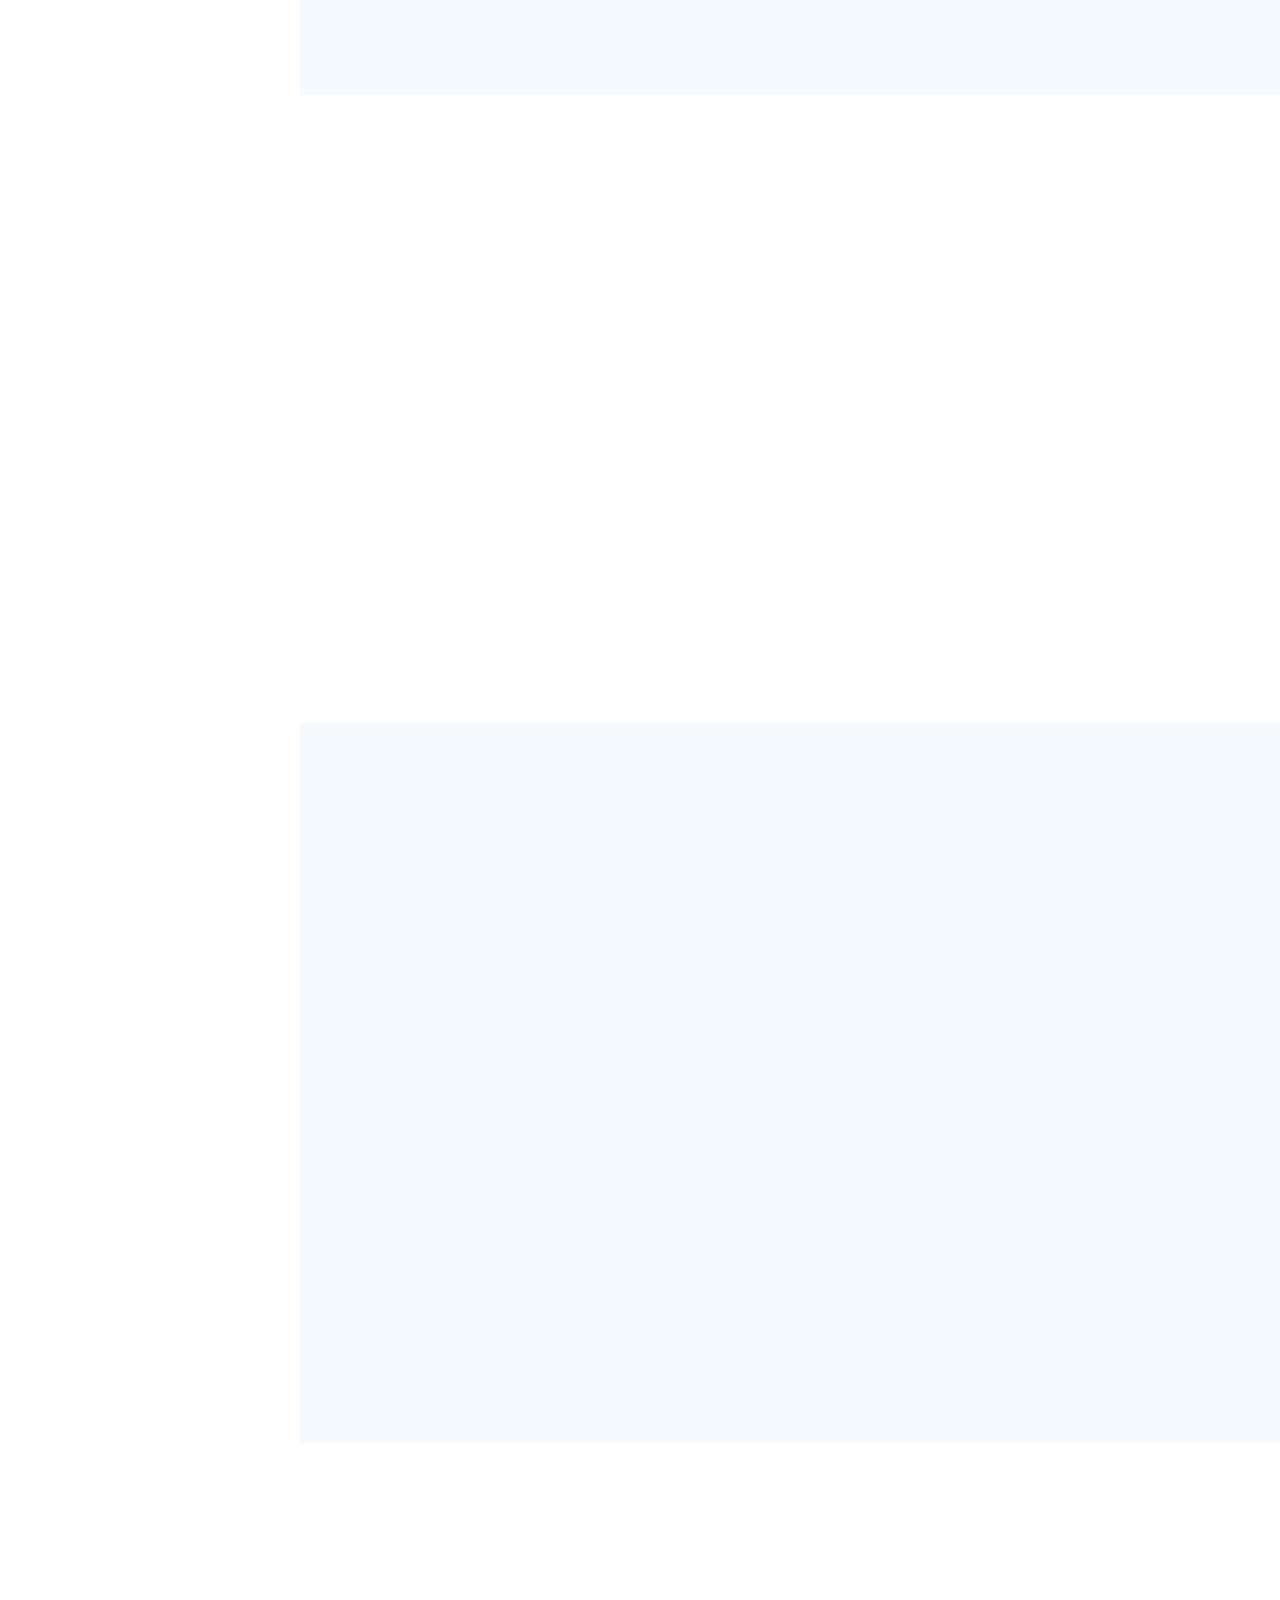
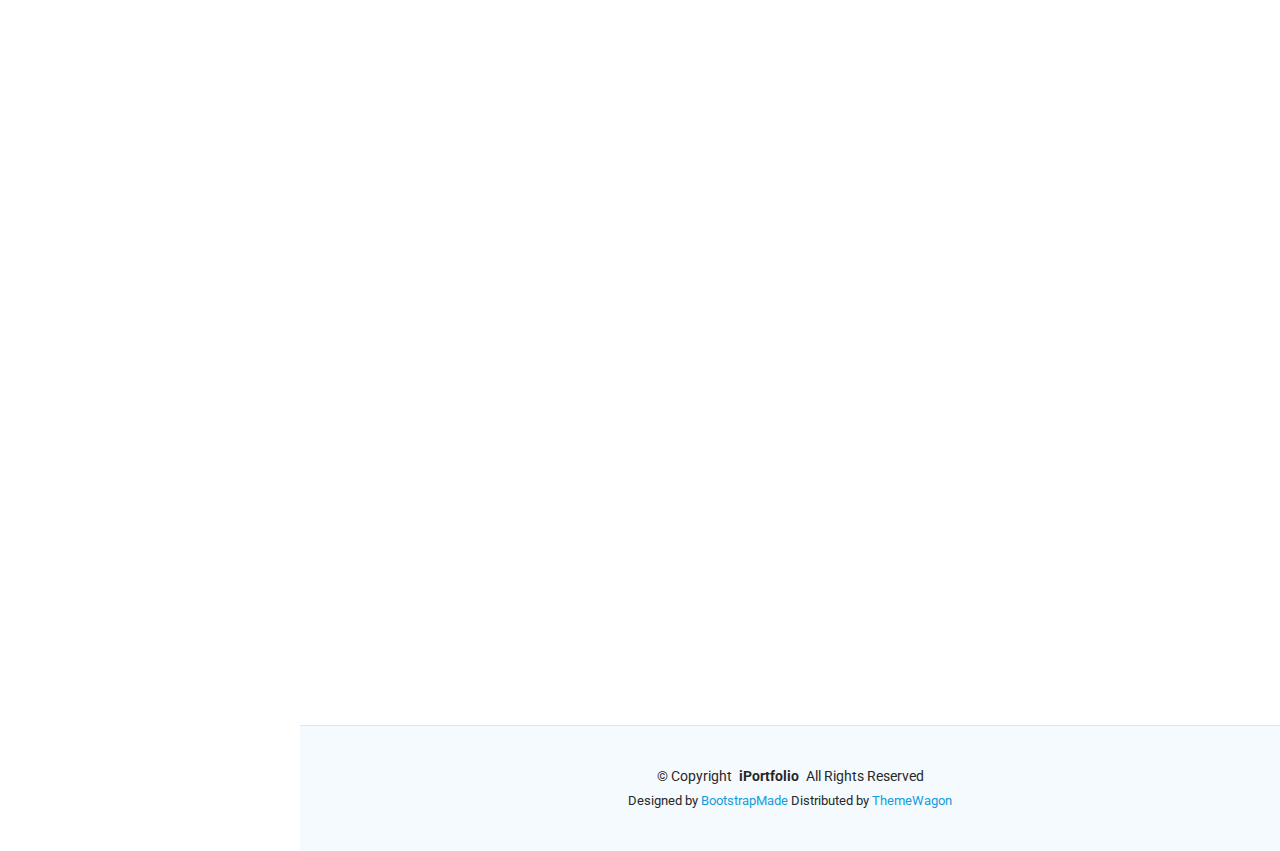
<file: iPortfolio-1.0.0/iPortfolio-1.0.0/index.html>
<!DOCTYPE html>
<html lang="en">

<head>
  <meta charset="utf-8">
  <meta content="width=device-width, initial-scale=1.0" name="viewport">
  <title>Index - iPortfolio Bootstrap Template</title>
  <meta content="" name="description">
  <meta content="" name="keywords">

  <!-- Favicons -->
  <link href="assets/img/favicon.png" rel="icon">
  <link href="assets/img/apple-touch-icon.png" rel="apple-touch-icon">

  <!-- Fonts -->
  <link href="https://fonts.googleapis.com" rel="preconnect">
  <link href="https://fonts.gstatic.com" rel="preconnect" crossorigin>
  <link href="https://fonts.googleapis.com/css2?family=Roboto:ital,wght@0,100;0,300;0,400;0,500;0,700;0,900;1,100;1,300;1,400;1,500;1,700;1,900&family=Poppins:ital,wght@0,100;0,200;0,300;0,400;0,500;0,600;0,700;0,800;0,900;1,100;1,200;1,300;1,400;1,500;1,600;1,700;1,800;1,900&family=Raleway:ital,wght@0,100;0,200;0,300;0,400;0,500;0,600;0,700;0,800;0,900;1,100;1,200;1,300;1,400;1,500;1,600;1,700;1,800;1,900&display=swap" rel="stylesheet">

  <!-- Vendor CSS Files -->
  <link href="assets/vendor/bootstrap/css/bootstrap.min.css" rel="stylesheet">
  <link href="assets/vendor/bootstrap-icons/bootstrap-icons.css" rel="stylesheet">
  <link href="assets/vendor/aos/aos.css" rel="stylesheet">
  <link href="assets/vendor/glightbox/css/glightbox.min.css" rel="stylesheet">
  <link href="assets/vendor/swiper/swiper-bundle.min.css" rel="stylesheet">

  <!-- Main CSS File -->
  <link href="assets/css/main.css" rel="stylesheet">

  <!-- =======================================================
  * Template Name: iPortfolio
  * Template URL: https://bootstrapmade.com/iportfolio-bootstrap-portfolio-websites-template/
  * Updated: Jun 29 2024 with Bootstrap v5.3.3
  * Author: BootstrapMade.com
  * License: https://bootstrapmade.com/license/
  ======================================================== -->
</head>

<body class="index-page">

  <header id="header" class="header dark-background d-flex flex-column">
    <i class="header-toggle d-xl-none bi bi-list"></i>

    <div class="profile-img">
      <img src="assets/img/my-profile-img.jpg" alt="" class="img-fluid rounded-circle">
    </div>

    <a href="index.html" class="logo d-flex align-items-center justify-content-center">
      <!-- Uncomment the line below if you also wish to use an image logo -->
      <!-- <img src="assets/img/logo.png" alt=""> -->
      <h1 class="sitename">Alex Smith</h1>
    </a>

    <div class="social-links text-center">
      <a href="#" class="twitter"><i class="bi bi-twitter-x"></i></a>
      <a href="#" class="facebook"><i class="bi bi-facebook"></i></a>
      <a href="#" class="instagram"><i class="bi bi-instagram"></i></a>
      <a href="#" class="google-plus"><i class="bi bi-skype"></i></a>
      <a href="#" class="linkedin"><i class="bi bi-linkedin"></i></a>
    </div>

    <nav id="navmenu" class="navmenu">
      <ul>
        <li><a href="#hero" class="active"><i class="bi bi-house navicon"></i>Home</a></li>
        <li><a href="#about"><i class="bi bi-person navicon"></i> About</a></li>
        <li><a href="#resume"><i class="bi bi-file-earmark-text navicon"></i> Resume</a></li>
        <li><a href="#portfolio"><i class="bi bi-images navicon"></i> Portfolio</a></li>
        <li><a href="#services"><i class="bi bi-hdd-stack navicon"></i> Services</a></li>
        <li class="dropdown"><a href="#"><i class="bi bi-menu-button navicon"></i> <span>Dropdown</span> <i class="bi bi-chevron-down toggle-dropdown"></i></a>
          <ul>
            <li><a href="#">Dropdown 1</a></li>
            <li class="dropdown"><a href="#"><span>Deep Dropdown</span> <i class="bi bi-chevron-down toggle-dropdown"></i></a>
              <ul>
                <li><a href="#">Deep Dropdown 1</a></li>
                <li><a href="#">Deep Dropdown 2</a></li>
                <li><a href="#">Deep Dropdown 3</a></li>
                <li><a href="#">Deep Dropdown 4</a></li>
                <li><a href="#">Deep Dropdown 5</a></li>
              </ul>
            </li>
            <li><a href="#">Dropdown 2</a></li>
            <li><a href="#">Dropdown 3</a></li>
            <li><a href="#">Dropdown 4</a></li>
          </ul>
        </li>
        <li><a href="#contact"><i class="bi bi-envelope navicon"></i> Contact</a></li>
      </ul>
    </nav>

  </header>

  <main class="main">

    <!-- Hero Section -->
    <section id="hero" class="hero section dark-background">

      <img src="assets/img/hero-bg.jpg" alt="" data-aos="fade-in" class="">

      <div class="container" data-aos="fade-up" data-aos-delay="100">
        <h2>Alex Smith</h2>
        <p>I'm <span class="typed" data-typed-items="Designer, Developer, Freelancer, Photographer">Designer</span><span class="typed-cursor typed-cursor--blink" aria-hidden="true"></span><span class="typed-cursor typed-cursor--blink" aria-hidden="true"></span></p>
      </div>

    </section><!-- /Hero Section -->

    <!-- About Section -->
    <section id="about" class="about section">

      <!-- Section Title -->
      <div class="container section-title" data-aos="fade-up">
        <h2>About</h2>
        <p>Magnam dolores commodi suscipit. Necessitatibus eius consequatur ex aliquid fuga eum quidem. Sit sint consectetur velit. Quisquam quos quisquam cupiditate. Et nemo qui impedit suscipit alias ea. Quia fugiat sit in iste officiis commodi quidem hic quas.</p>
      </div><!-- End Section Title -->

      <div class="container" data-aos="fade-up" data-aos-delay="100">

        <div class="row gy-4 justify-content-center">
          <div class="col-lg-4">
            <img src="assets/img/my-profile-img.jpg" class="img-fluid" alt="">
          </div>
          <div class="col-lg-8 content">
            <h2>UI/UX Designer &amp; Web Developer.</h2>
            <p class="fst-italic py-3">
              Lorem ipsum dolor sit amet, consectetur adipiscing elit, sed do eiusmod tempor incididunt ut labore et dolore
              magna aliqua.
            </p>
            <div class="row">
              <div class="col-lg-6">
                <ul>
                  <li><i class="bi bi-chevron-right"></i> <strong>Birthday:</strong> <span>1 May 1995</span></li>
                  <li><i class="bi bi-chevron-right"></i> <strong>Website:</strong> <span>www.example.com</span></li>
                  <li><i class="bi bi-chevron-right"></i> <strong>Phone:</strong> <span>+123 456 7890</span></li>
                  <li><i class="bi bi-chevron-right"></i> <strong>City:</strong> <span>New York, USA</span></li>
                </ul>
              </div>
              <div class="col-lg-6">
                <ul>
                  <li><i class="bi bi-chevron-right"></i> <strong>Age:</strong> <span>30</span></li>
                  <li><i class="bi bi-chevron-right"></i> <strong>Degree:</strong> <span>Master</span></li>
                  <li><i class="bi bi-chevron-right"></i> <strong>Email:</strong> <span>email@example.com</span></li>
                  <li><i class="bi bi-chevron-right"></i> <strong>Freelance:</strong> <span>Available</span></li>
                </ul>
              </div>
            </div>
            <p class="py-3">
              Officiis eligendi itaque labore et dolorum mollitia officiis optio vero. Quisquam sunt adipisci omnis et ut. Nulla accusantium dolor incidunt officia tempore. Et eius omnis.
              Cupiditate ut dicta maxime officiis quidem quia. Sed et consectetur qui quia repellendus itaque neque.
            </p>
          </div>
        </div>

      </div>

    </section><!-- /About Section -->

    <!-- Stats Section -->
    <section id="stats" class="stats section">

      <div class="container" data-aos="fade-up" data-aos-delay="100">

        <div class="row gy-4">

          <div class="col-lg-3 col-md-6">
            <div class="stats-item">
              <i class="bi bi-emoji-smile"></i>
              <span data-purecounter-start="0" data-purecounter-end="232" data-purecounter-duration="1" class="purecounter"></span>
              <p><strong>Happy Clients</strong> <span>consequuntur quae</span></p>
            </div>
          </div><!-- End Stats Item -->

          <div class="col-lg-3 col-md-6">
            <div class="stats-item">
              <i class="bi bi-journal-richtext"></i>
              <span data-purecounter-start="0" data-purecounter-end="521" data-purecounter-duration="1" class="purecounter"></span>
              <p><strong>Projects</strong> <span>adipisci atque cum quia aut</span></p>
            </div>
          </div><!-- End Stats Item -->

          <div class="col-lg-3 col-md-6">
            <div class="stats-item">
              <i class="bi bi-headset"></i>
              <span data-purecounter-start="0" data-purecounter-end="1453" data-purecounter-duration="1" class="purecounter"></span>
              <p><strong>Hours Of Support</strong> <span>aut commodi quaerat</span></p>
            </div>
          </div><!-- End Stats Item -->

          <div class="col-lg-3 col-md-6">
            <div class="stats-item">
              <i class="bi bi-people"></i>
              <span data-purecounter-start="0" data-purecounter-end="32" data-purecounter-duration="1" class="purecounter"></span>
              <p><strong>Hard Workers</strong> <span>rerum asperiores dolor</span></p>
            </div>
          </div><!-- End Stats Item -->

        </div>

      </div>

    </section><!-- /Stats Section -->

    <!-- Skills Section -->
    <section id="skills" class="skills section light-background">

      <!-- Section Title -->
      <div class="container section-title" data-aos="fade-up">
        <h2>Skills</h2>
        <p>Necessitatibus eius consequatur ex aliquid fuga eum quidem sint consectetur velit</p>
      </div><!-- End Section Title -->

      <div class="container" data-aos="fade-up" data-aos-delay="100">

        <div class="row skills-content skills-animation">

          <div class="col-lg-6">

            <div class="progress">
              <span class="skill"><span>HTML</span> <i class="val">100%</i></span>
              <div class="progress-bar-wrap">
                <div class="progress-bar" role="progressbar" aria-valuenow="100" aria-valuemin="0" aria-valuemax="100"></div>
              </div>
            </div><!-- End Skills Item -->

            <div class="progress">
              <span class="skill"><span>CSS</span> <i class="val">90%</i></span>
              <div class="progress-bar-wrap">
                <div class="progress-bar" role="progressbar" aria-valuenow="90" aria-valuemin="0" aria-valuemax="100"></div>
              </div>
            </div><!-- End Skills Item -->

            <div class="progress">
              <span class="skill"><span>JavaScript</span> <i class="val">75%</i></span>
              <div class="progress-bar-wrap">
                <div class="progress-bar" role="progressbar" aria-valuenow="75" aria-valuemin="0" aria-valuemax="100"></div>
              </div>
            </div><!-- End Skills Item -->

          </div>

          <div class="col-lg-6">

            <div class="progress">
              <span class="skill"><span>PHP</span> <i class="val">80%</i></span>
              <div class="progress-bar-wrap">
                <div class="progress-bar" role="progressbar" aria-valuenow="80" aria-valuemin="0" aria-valuemax="100"></div>
              </div>
            </div><!-- End Skills Item -->

            <div class="progress">
              <span class="skill"><span>WordPress/CMS</span> <i class="val">90%</i></span>
              <div class="progress-bar-wrap">
                <div class="progress-bar" role="progressbar" aria-valuenow="90" aria-valuemin="0" aria-valuemax="100"></div>
              </div>
            </div><!-- End Skills Item -->

            <div class="progress">
              <span class="skill"><span>Photoshop</span> <i class="val">55%</i></span>
              <div class="progress-bar-wrap">
                <div class="progress-bar" role="progressbar" aria-valuenow="55" aria-valuemin="0" aria-valuemax="100"></div>
              </div>
            </div><!-- End Skills Item -->

          </div>

        </div>

      </div>

    </section><!-- /Skills Section -->

    <!-- Resume Section -->
    <section id="resume" class="resume section">

      <!-- Section Title -->
      <div class="container section-title" data-aos="fade-up">
        <h2>Resume</h2>
        <p>Magnam dolores commodi suscipit. Necessitatibus eius consequatur ex aliquid fuga eum quidem. Sit sint consectetur velit. Quisquam quos quisquam cupiditate. Et nemo qui impedit suscipit alias ea. Quia fugiat sit in iste officiis commodi quidem hic quas.</p>
      </div><!-- End Section Title -->

      <div class="container">

        <div class="row">

          <div class="col-lg-6" data-aos="fade-up" data-aos-delay="100">
            <h3 class="resume-title">Sumary</h3>

            <div class="resume-item pb-0">
              <h4>Brandon Johnson</h4>
              <p><em>Innovative and deadline-driven Graphic Designer with 3+ years of experience designing and developing user-centered digital/print marketing material from initial concept to final, polished deliverable.</em></p>
              <ul>
                <li>Portland par 127,Orlando, FL</li>
                <li>(123) 456-7891</li>
                <li>alice.barkley@example.com</li>
              </ul>
            </div><!-- Edn Resume Item -->

            <h3 class="resume-title">Education</h3>
            <div class="resume-item">
              <h4>Master of Fine Arts &amp; Graphic Design</h4>
              <h5>2015 - 2016</h5>
              <p><em>Rochester Institute of Technology, Rochester, NY</em></p>
              <p>Qui deserunt veniam. Et sed aliquam labore tempore sed quisquam iusto autem sit. Ea vero voluptatum qui ut dignissimos deleniti nerada porti sand markend</p>
            </div><!-- Edn Resume Item -->

            <div class="resume-item">
              <h4>Bachelor of Fine Arts &amp; Graphic Design</h4>
              <h5>2010 - 2014</h5>
              <p><em>Rochester Institute of Technology, Rochester, NY</em></p>
              <p>Quia nobis sequi est occaecati aut. Repudiandae et iusto quae reiciendis et quis Eius vel ratione eius unde vitae rerum voluptates asperiores voluptatem Earum molestiae consequatur neque etlon sader mart dila</p>
            </div><!-- Edn Resume Item -->

          </div>

          <div class="col-lg-6" data-aos="fade-up" data-aos-delay="200">
            <h3 class="resume-title">Professional Experience</h3>
            <div class="resume-item">
              <h4>Senior graphic design specialist</h4>
              <h5>2019 - Present</h5>
              <p><em>Experion, New York, NY </em></p>
              <ul>
                <li>Lead in the design, development, and implementation of the graphic, layout, and production communication materials</li>
                <li>Delegate tasks to the 7 members of the design team and provide counsel on all aspects of the project. </li>
                <li>Supervise the assessment of all graphic materials in order to ensure quality and accuracy of the design</li>
                <li>Oversee the efficient use of production project budgets ranging from $2,000 - $25,000</li>
              </ul>
            </div><!-- Edn Resume Item -->

            <div class="resume-item">
              <h4>Graphic design specialist</h4>
              <h5>2017 - 2018</h5>
              <p><em>Stepping Stone Advertising, New York, NY</em></p>
              <ul>
                <li>Developed numerous marketing programs (logos, brochures,infographics, presentations, and advertisements).</li>
                <li>Managed up to 5 projects or tasks at a given time while under pressure</li>
                <li>Recommended and consulted with clients on the most appropriate graphic design</li>
                <li>Created 4+ design presentations and proposals a month for clients and account managers</li>
              </ul>
            </div><!-- Edn Resume Item -->

          </div>

        </div>

      </div>

    </section><!-- /Resume Section -->

    <!-- Portfolio Section -->
    <section id="portfolio" class="portfolio section light-background">

      <!-- Section Title -->
      <div class="container section-title" data-aos="fade-up">
        <h2>Portfolio</h2>
        <p>Magnam dolores commodi suscipit. Necessitatibus eius consequatur ex aliquid fuga eum quidem. Sit sint consectetur velit. Quisquam quos quisquam cupiditate. Et nemo qui impedit suscipit alias ea. Quia fugiat sit in iste officiis commodi quidem hic quas.</p>
      </div><!-- End Section Title -->

      <div class="container">

        <div class="isotope-layout" data-default-filter="*" data-layout="masonry" data-sort="original-order">

          <ul class="portfolio-filters isotope-filters" data-aos="fade-up" data-aos-delay="100">
            <li data-filter="*" class="filter-active">All</li>
            <li data-filter=".filter-app">App</li>
            <li data-filter=".filter-product">Product</li>
            <li data-filter=".filter-branding">Branding</li>
            <li data-filter=".filter-books">Books</li>
          </ul><!-- End Portfolio Filters -->

          <div class="row gy-4 isotope-container" data-aos="fade-up" data-aos-delay="200">

            <div class="col-lg-4 col-md-6 portfolio-item isotope-item filter-app">
              <div class="portfolio-content h-100">
                <img src="assets/img/portfolio/app-1.jpg" class="img-fluid" alt="">
                <div class="portfolio-info">
                  <h4>App 1</h4>
                  <p>Lorem ipsum, dolor sit amet consectetur</p>
                  <a href="assets/img/portfolio/app-1.jpg" title="App 1" data-gallery="portfolio-gallery-app" class="glightbox preview-link"><i class="bi bi-zoom-in"></i></a>
                  <a href="portfolio-details.html" title="More Details" class="details-link"><i class="bi bi-link-45deg"></i></a>
                </div>
              </div>
            </div><!-- End Portfolio Item -->

            <div class="col-lg-4 col-md-6 portfolio-item isotope-item filter-product">
              <div class="portfolio-content h-100">
                <img src="assets/img/portfolio/product-1.jpg" class="img-fluid" alt="">
                <div class="portfolio-info">
                  <h4>Product 1</h4>
                  <p>Lorem ipsum, dolor sit amet consectetur</p>
                  <a href="assets/img/portfolio/product-1.jpg" title="Product 1" data-gallery="portfolio-gallery-product" class="glightbox preview-link"><i class="bi bi-zoom-in"></i></a>
                  <a href="portfolio-details.html" title="More Details" class="details-link"><i class="bi bi-link-45deg"></i></a>
                </div>
              </div>
            </div><!-- End Portfolio Item -->

            <div class="col-lg-4 col-md-6 portfolio-item isotope-item filter-branding">
              <div class="portfolio-content h-100">
                <img src="assets/img/portfolio/branding-1.jpg" class="img-fluid" alt="">
                <div class="portfolio-info">
                  <h4>Branding 1</h4>
                  <p>Lorem ipsum, dolor sit amet consectetur</p>
                  <a href="assets/img/portfolio/branding-1.jpg" title="Branding 1" data-gallery="portfolio-gallery-branding" class="glightbox preview-link"><i class="bi bi-zoom-in"></i></a>
                  <a href="portfolio-details.html" title="More Details" class="details-link"><i class="bi bi-link-45deg"></i></a>
                </div>
              </div>
            </div><!-- End Portfolio Item -->

            <div class="col-lg-4 col-md-6 portfolio-item isotope-item filter-books">
              <div class="portfolio-content h-100">
                <img src="assets/img/portfolio/books-1.jpg" class="img-fluid" alt="">
                <div class="portfolio-info">
                  <h4>Books 1</h4>
                  <p>Lorem ipsum, dolor sit amet consectetur</p>
                  <a href="assets/img/portfolio/books-1.jpg" title="Branding 1" data-gallery="portfolio-gallery-book" class="glightbox preview-link"><i class="bi bi-zoom-in"></i></a>
                  <a href="portfolio-details.html" title="More Details" class="details-link"><i class="bi bi-link-45deg"></i></a>
                </div>
              </div>
            </div><!-- End Portfolio Item -->

            <div class="col-lg-4 col-md-6 portfolio-item isotope-item filter-app">
              <div class="portfolio-content h-100">
                <img src="assets/img/portfolio/app-2.jpg" class="img-fluid" alt="">
                <div class="portfolio-info">
                  <h4>App 2</h4>
                  <p>Lorem ipsum, dolor sit amet consectetur</p>
                  <a href="assets/img/portfolio/app-2.jpg" title="App 2" data-gallery="portfolio-gallery-app" class="glightbox preview-link"><i class="bi bi-zoom-in"></i></a>
                  <a href="portfolio-details.html" title="More Details" class="details-link"><i class="bi bi-link-45deg"></i></a>
                </div>
              </div>
            </div><!-- End Portfolio Item -->

            <div class="col-lg-4 col-md-6 portfolio-item isotope-item filter-product">
              <div class="portfolio-content h-100">
                <img src="assets/img/portfolio/product-2.jpg" class="img-fluid" alt="">
                <div class="portfolio-info">
                  <h4>Product 2</h4>
                  <p>Lorem ipsum, dolor sit amet consectetur</p>
                  <a href="assets/img/portfolio/product-2.jpg" title="Product 2" data-gallery="portfolio-gallery-product" class="glightbox preview-link"><i class="bi bi-zoom-in"></i></a>
                  <a href="portfolio-details.html" title="More Details" class="details-link"><i class="bi bi-link-45deg"></i></a>
                </div>
              </div>
            </div><!-- End Portfolio Item -->

            <div class="col-lg-4 col-md-6 portfolio-item isotope-item filter-branding">
              <div class="portfolio-content h-100">
                <img src="assets/img/portfolio/branding-2.jpg" class="img-fluid" alt="">
                <div class="portfolio-info">
                  <h4>Branding 2</h4>
                  <p>Lorem ipsum, dolor sit amet consectetur</p>
                  <a href="assets/img/portfolio/branding-2.jpg" title="Branding 2" data-gallery="portfolio-gallery-branding" class="glightbox preview-link"><i class="bi bi-zoom-in"></i></a>
                  <a href="portfolio-details.html" title="More Details" class="details-link"><i class="bi bi-link-45deg"></i></a>
                </div>
              </div>
            </div><!-- End Portfolio Item -->

            <div class="col-lg-4 col-md-6 portfolio-item isotope-item filter-books">
              <div class="portfolio-content h-100">
                <img src="assets/img/portfolio/books-2.jpg" class="img-fluid" alt="">
                <div class="portfolio-info">
                  <h4>Books 2</h4>
                  <p>Lorem ipsum, dolor sit amet consectetur</p>
                  <a href="assets/img/portfolio/books-2.jpg" title="Branding 2" data-gallery="portfolio-gallery-book" class="glightbox preview-link"><i class="bi bi-zoom-in"></i></a>
                  <a href="portfolio-details.html" title="More Details" class="details-link"><i class="bi bi-link-45deg"></i></a>
                </div>
              </div>
            </div><!-- End Portfolio Item -->

            <div class="col-lg-4 col-md-6 portfolio-item isotope-item filter-app">
              <div class="portfolio-content h-100">
                <img src="assets/img/portfolio/app-3.jpg" class="img-fluid" alt="">
                <div class="portfolio-info">
                  <h4>App 3</h4>
                  <p>Lorem ipsum, dolor sit amet consectetur</p>
                  <a href="assets/img/portfolio/app-3.jpg" title="App 3" data-gallery="portfolio-gallery-app" class="glightbox preview-link"><i class="bi bi-zoom-in"></i></a>
                  <a href="portfolio-details.html" title="More Details" class="details-link"><i class="bi bi-link-45deg"></i></a>
                </div>
              </div>
            </div><!-- End Portfolio Item -->

            <div class="col-lg-4 col-md-6 portfolio-item isotope-item filter-product">
              <div class="portfolio-content h-100">
                <img src="assets/img/portfolio/product-3.jpg" class="img-fluid" alt="">
                <div class="portfolio-info">
                  <h4>Product 3</h4>
                  <p>Lorem ipsum, dolor sit amet consectetur</p>
                  <a href="assets/img/portfolio/product-3.jpg" title="Product 3" data-gallery="portfolio-gallery-product" class="glightbox preview-link"><i class="bi bi-zoom-in"></i></a>
                  <a href="portfolio-details.html" title="More Details" class="details-link"><i class="bi bi-link-45deg"></i></a>
                </div>
              </div>
            </div><!-- End Portfolio Item -->

            <div class="col-lg-4 col-md-6 portfolio-item isotope-item filter-branding">
              <div class="portfolio-content h-100">
                <img src="assets/img/portfolio/branding-3.jpg" class="img-fluid" alt="">
                <div class="portfolio-info">
                  <h4>Branding 3</h4>
                  <p>Lorem ipsum, dolor sit amet consectetur</p>
                  <a href="assets/img/portfolio/branding-3.jpg" title="Branding 2" data-gallery="portfolio-gallery-branding" class="glightbox preview-link"><i class="bi bi-zoom-in"></i></a>
                  <a href="portfolio-details.html" title="More Details" class="details-link"><i class="bi bi-link-45deg"></i></a>
                </div>
              </div>
            </div><!-- End Portfolio Item -->

            <div class="col-lg-4 col-md-6 portfolio-item isotope-item filter-books">
              <div class="portfolio-content h-100">
                <img src="assets/img/portfolio/books-3.jpg" class="img-fluid" alt="">
                <div class="portfolio-info">
                  <h4>Books 3</h4>
                  <p>Lorem ipsum, dolor sit amet consectetur</p>
                  <a href="assets/img/portfolio/books-3.jpg" title="Branding 3" data-gallery="portfolio-gallery-book" class="glightbox preview-link"><i class="bi bi-zoom-in"></i></a>
                  <a href="portfolio-details.html" title="More Details" class="details-link"><i class="bi bi-link-45deg"></i></a>
                </div>
              </div>
            </div><!-- End Portfolio Item -->

          </div><!-- End Portfolio Container -->

        </div>

      </div>

    </section><!-- /Portfolio Section -->

    <!-- Services Section -->
    <section id="services" class="services section">

      <!-- Section Title -->
      <div class="container section-title" data-aos="fade-up">
        <h2>Services</h2>
        <p>Magnam dolores commodi suscipit. Necessitatibus eius consequatur ex aliquid fuga eum quidem. Sit sint consectetur velit. Quisquam quos quisquam cupiditate. Et nemo qui impedit suscipit alias ea. Quia fugiat sit in iste officiis commodi quidem hic quas.</p>
      </div><!-- End Section Title -->

      <div class="container">

        <div class="row gy-4">

          <div class="col-lg-4 col-md-6 service-item d-flex" data-aos="fade-up" data-aos-delay="100">
            <div class="icon flex-shrink-0"><i class="bi bi-briefcase"></i></div>
            <div>
              <h4 class="title"><a href="service-details.html" class="stretched-link">Lorem Ipsum</a></h4>
              <p class="description">Voluptatum deleniti atque corrupti quos dolores et quas molestias excepturi sint occaecati cupiditate non provident</p>
            </div>
          </div>
          <!-- End Service Item -->

          <div class="col-lg-4 col-md-6 service-item d-flex" data-aos="fade-up" data-aos-delay="200">
            <div class="icon flex-shrink-0"><i class="bi bi-card-checklist"></i></div>
            <div>
              <h4 class="title"><a href="service-details.html" class="stretched-link">Dolor Sitema</a></h4>
              <p class="description">Minim veniam, quis nostrud exercitation ullamco laboris nisi ut aliquip ex ea commodo consequat tarad limino ata</p>
            </div>
          </div><!-- End Service Item -->

          <div class="col-lg-4 col-md-6 service-item d-flex" data-aos="fade-up" data-aos-delay="300">
            <div class="icon flex-shrink-0"><i class="bi bi-bar-chart"></i></div>
            <div>
              <h4 class="title"><a href="service-details.html" class="stretched-link">Sed ut perspiciatis</a></h4>
              <p class="description">Duis aute irure dolor in reprehenderit in voluptate velit esse cillum dolore eu fugiat nulla pariatur</p>
            </div>
          </div><!-- End Service Item -->

          <div class="col-lg-4 col-md-6 service-item d-flex" data-aos="fade-up" data-aos-delay="400">
            <div class="icon flex-shrink-0"><i class="bi bi-binoculars"></i></div>
            <div>
              <h4 class="title"><a href="service-details.html" class="stretched-link">Magni Dolores</a></h4>
              <p class="description">Excepteur sint occaecat cupidatat non proident, sunt in culpa qui officia deserunt mollit anim id est laborum</p>
            </div>
          </div><!-- End Service Item -->

          <div class="col-lg-4 col-md-6 service-item d-flex" data-aos="fade-up" data-aos-delay="500">
            <div class="icon flex-shrink-0"><i class="bi bi-brightness-high"></i></div>
            <div>
              <h4 class="title"><a href="service-details.html" class="stretched-link">Nemo Enim</a></h4>
              <p class="description">At vero eos et accusamus et iusto odio dignissimos ducimus qui blanditiis praesentium voluptatum deleniti atque</p>
            </div>
          </div><!-- End Service Item -->

          <div class="col-lg-4 col-md-6 service-item d-flex" data-aos="fade-up" data-aos-delay="600">
            <div class="icon flex-shrink-0"><i class="bi bi-calendar4-week"></i></div>
            <div>
              <h4 class="title"><a href="service-details.html" class="stretched-link">Eiusmod Tempor</a></h4>
              <p class="description">Et harum quidem rerum facilis est et expedita distinctio. Nam libero tempore, cum soluta nobis est eligendi</p>
            </div>
          </div><!-- End Service Item -->

        </div>

      </div>

    </section><!-- /Services Section -->

    <!-- Testimonials Section -->
    <section id="testimonials" class="testimonials section light-background">

      <!-- Section Title -->
      <div class="container section-title" data-aos="fade-up">
        <h2>Testimonials</h2>
        <p>Necessitatibus eius consequatur ex aliquid fuga eum quidem sint consectetur velit</p>
      </div><!-- End Section Title -->

      <div class="container" data-aos="fade-up" data-aos-delay="100">

        <div class="swiper init-swiper">
          <script type="application/json" class="swiper-config">
            {
              "loop": true,
              "speed": 600,
              "autoplay": {
                "delay": 5000
              },
              "slidesPerView": "auto",
              "pagination": {
                "el": ".swiper-pagination",
                "type": "bullets",
                "clickable": true
              },
              "breakpoints": {
                "320": {
                  "slidesPerView": 1,
                  "spaceBetween": 40
                },
                "1200": {
                  "slidesPerView": 3,
                  "spaceBetween": 1
                }
              }
            }
          </script>
          <div class="swiper-wrapper">

            <div class="swiper-slide">
              <div class="testimonial-item">
                <p>
                  <i class="bi bi-quote quote-icon-left"></i>
                  <span>Proin iaculis purus consequat sem cure digni ssim donec porttitora entum suscipit rhoncus. Accusantium quam, ultricies eget id, aliquam eget nibh et. Maecen aliquam, risus at semper.</span>
                  <i class="bi bi-quote quote-icon-right"></i>
                </p>
                <img src="assets/img/testimonials/testimonials-1.jpg" class="testimonial-img" alt="">
                <h3>Saul Goodman</h3>
                <h4>Ceo &amp; Founder</h4>
              </div>
            </div><!-- End testimonial item -->

            <div class="swiper-slide">
              <div class="testimonial-item">
                <p>
                  <i class="bi bi-quote quote-icon-left"></i>
                  <span>Export tempor illum tamen malis malis eram quae irure esse labore quem cillum quid malis quorum velit fore eram velit sunt aliqua noster fugiat irure amet legam anim culpa.</span>
                  <i class="bi bi-quote quote-icon-right"></i>
                </p>
                <img src="assets/img/testimonials/testimonials-2.jpg" class="testimonial-img" alt="">
                <h3>Sara Wilsson</h3>
                <h4>Designer</h4>
              </div>
            </div><!-- End testimonial item -->

            <div class="swiper-slide">
              <div class="testimonial-item">
                <p>
                  <i class="bi bi-quote quote-icon-left"></i>
                  <span>Enim nisi quem export duis labore cillum quae magna enim sint quorum nulla quem veniam duis minim tempor labore quem eram duis noster aute amet eram fore quis sint minim.</span>
                  <i class="bi bi-quote quote-icon-right"></i>
                </p>
                <img src="assets/img/testimonials/testimonials-3.jpg" class="testimonial-img" alt="">
                <h3>Jena Karlis</h3>
                <h4>Store Owner</h4>
              </div>
            </div><!-- End testimonial item -->

            <div class="swiper-slide">
              <div class="testimonial-item">
                <p>
                  <i class="bi bi-quote quote-icon-left"></i>
                  <span>Fugiat enim eram quae cillum dolore dolor amet nulla culpa multos export minim fugiat dolor enim duis veniam ipsum anim magna sunt elit fore quem dolore labore illum veniam.</span>
                  <i class="bi bi-quote quote-icon-right"></i>
                </p>
                <img src="assets/img/testimonials/testimonials-4.jpg" class="testimonial-img" alt="">
                <h3>Matt Brandon</h3>
                <h4>Freelancer</h4>
              </div>
            </div><!-- End testimonial item -->

            <div class="swiper-slide">
              <div class="testimonial-item">
                <p>
                  <i class="bi bi-quote quote-icon-left"></i>
                  <span>Quis quorum aliqua sint quem legam fore sunt eram irure aliqua veniam tempor noster veniam sunt culpa nulla illum cillum fugiat legam esse veniam culpa fore nisi cillum quid.</span>
                  <i class="bi bi-quote quote-icon-right"></i>
                </p>
                <img src="assets/img/testimonials/testimonials-5.jpg" class="testimonial-img" alt="">
                <h3>John Larson</h3>
                <h4>Entrepreneur</h4>
              </div>
            </div><!-- End testimonial item -->

          </div>
          <div class="swiper-pagination"></div>
        </div>

      </div>

    </section><!-- /Testimonials Section -->

    <!-- Contact Section -->
    <section id="contact" class="contact section">

      <!-- Section Title -->
      <div class="container section-title" data-aos="fade-up">
        <h2>Contact</h2>
        <p>Necessitatibus eius consequatur ex aliquid fuga eum quidem sint consectetur velit</p>
      </div><!-- End Section Title -->

      <div class="container" data-aos="fade-up" data-aos-delay="100">

        <div class="row gy-4">

          <div class="col-lg-5">

            <div class="info-wrap">
              <div class="info-item d-flex" data-aos="fade-up" data-aos-delay="200">
                <i class="bi bi-geo-alt flex-shrink-0"></i>
                <div>
                  <h3>Address</h3>
                  <p>A108 Adam Street, New York, NY 535022</p>
                </div>
              </div><!-- End Info Item -->

              <div class="info-item d-flex" data-aos="fade-up" data-aos-delay="300">
                <i class="bi bi-telephone flex-shrink-0"></i>
                <div>
                  <h3>Call Us</h3>
                  <p>+1 5589 55488 55</p>
                </div>
              </div><!-- End Info Item -->

              <div class="info-item d-flex" data-aos="fade-up" data-aos-delay="400">
                <i class="bi bi-envelope flex-shrink-0"></i>
                <div>
                  <h3>Email Us</h3>
                  <p>info@example.com</p>
                </div>
              </div><!-- End Info Item -->

              <iframe src="https://www.google.com/maps/embed?pb=!1m14!1m8!1m3!1d48389.78314118045!2d-74.006138!3d40.710059!3m2!1i1024!2i768!4f13.1!3m3!1m2!1s0x89c25a22a3bda30d%3A0xb89d1fe6bc499443!2sDowntown%20Conference%20Center!5e0!3m2!1sen!2sus!4v1676961268712!5m2!1sen!2sus" frameborder="0" style="border:0; width: 100%; height: 270px;" allowfullscreen="" loading="lazy" referrerpolicy="no-referrer-when-downgrade"></iframe>
            </div>
          </div>

          <div class="col-lg-7">
            <form action="forms/contact.php" method="post" class="php-email-form" data-aos="fade-up" data-aos-delay="200">
              <div class="row gy-4">

                <div class="col-md-6">
                  <label for="name-field" class="pb-2">Your Name</label>
                  <input type="text" name="name" id="name-field" class="form-control" required="">
                </div>

                <div class="col-md-6">
                  <label for="email-field" class="pb-2">Your Email</label>
                  <input type="email" class="form-control" name="email" id="email-field" required="">
                </div>

                <div class="col-md-12">
                  <label for="subject-field" class="pb-2">Subject</label>
                  <input type="text" class="form-control" name="subject" id="subject-field" required="">
                </div>

                <div class="col-md-12">
                  <label for="message-field" class="pb-2">Message</label>
                  <textarea class="form-control" name="message" rows="10" id="message-field" required=""></textarea>
                </div>

                <div class="col-md-12 text-center">
                  <div class="loading">Loading</div>
                  <div class="error-message"></div>
                  <div class="sent-message">Your message has been sent. Thank you!</div>

                  <button type="submit">Send Message</button>
                </div>

              </div>
            </form>
          </div><!-- End Contact Form -->

        </div>

      </div>

    </section><!-- /Contact Section -->

  </main>

  <footer id="footer" class="footer position-relative light-background">

    <div class="container">
      <div class="copyright text-center ">
        <p>© <span>Copyright</span> <strong class="px-1 sitename">iPortfolio</strong> <span>All Rights Reserved</span></p>
      </div>
      <div class="credits">
        <!-- All the links in the footer should remain intact. -->
        <!-- You can delete the links only if you've purchased the pro version. -->
        <!-- Licensing information: https://bootstrapmade.com/license/ -->
        <!-- Purchase the pro version with working PHP/AJAX contact form: [buy-url] -->
        Designed by <a href="https://bootstrapmade.com/">BootstrapMade</a> Distributed by <a href="https://themewagon.com">ThemeWagon</a>
      </div>
    </div>

  </footer>

  <!-- Scroll Top -->
  <a href="#" id="scroll-top" class="scroll-top d-flex align-items-center justify-content-center"><i class="bi bi-arrow-up-short"></i></a>

  <!-- Preloader -->
  <div id="preloader"></div>

  <!-- Vendor JS Files -->
  <script src="assets/vendor/bootstrap/js/bootstrap.bundle.min.js"></script>
  <script src="assets/vendor/php-email-form/validate.js"></script>
  <script src="assets/vendor/aos/aos.js"></script>
  <script src="assets/vendor/typed.js/typed.umd.js"></script>
  <script src="assets/vendor/purecounter/purecounter_vanilla.js"></script>
  <script src="assets/vendor/waypoints/noframework.waypoints.js"></script>
  <script src="assets/vendor/glightbox/js/glightbox.min.js"></script>
  <script src="assets/vendor/imagesloaded/imagesloaded.pkgd.min.js"></script>
  <script src="assets/vendor/isotope-layout/isotope.pkgd.min.js"></script>
  <script src="assets/vendor/swiper/swiper-bundle.min.js"></script>

  <!-- Main JS File -->
  <script src="assets/js/main.js"></script>

</body>

</html>
</file>
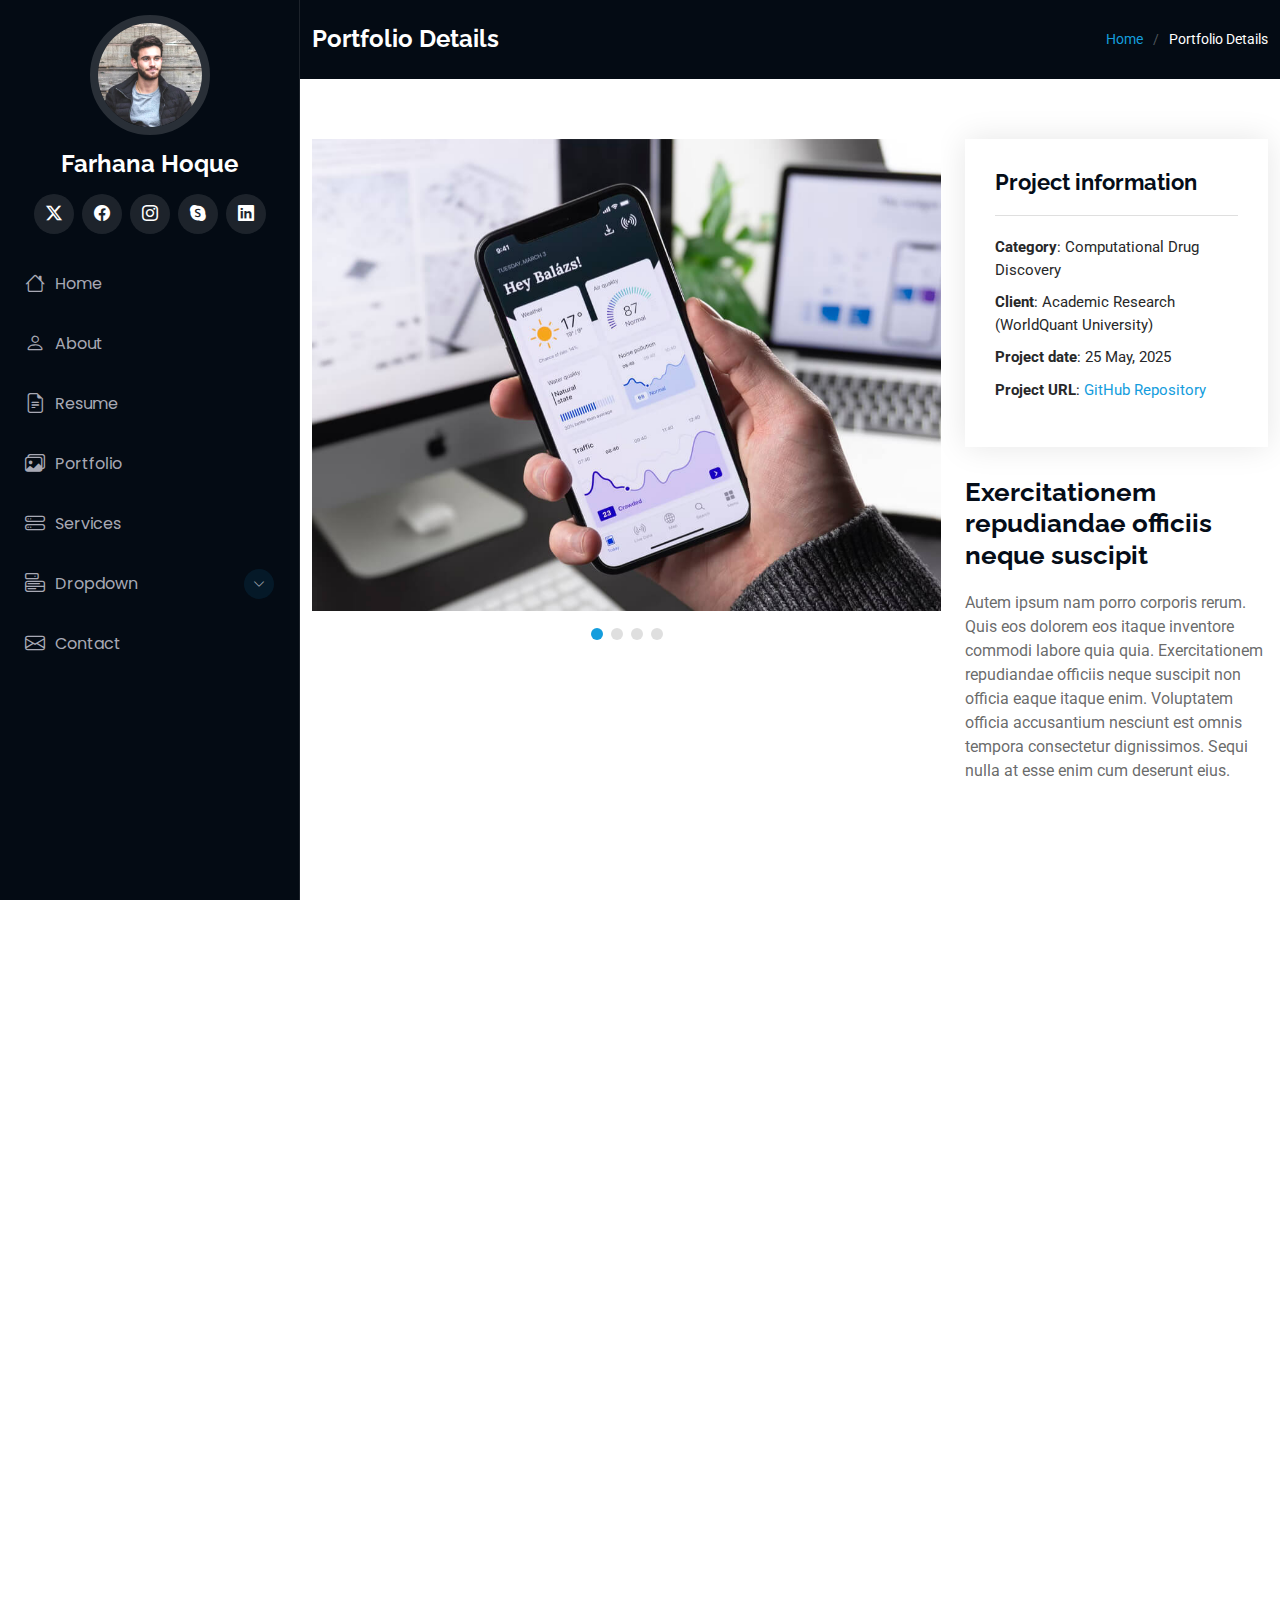
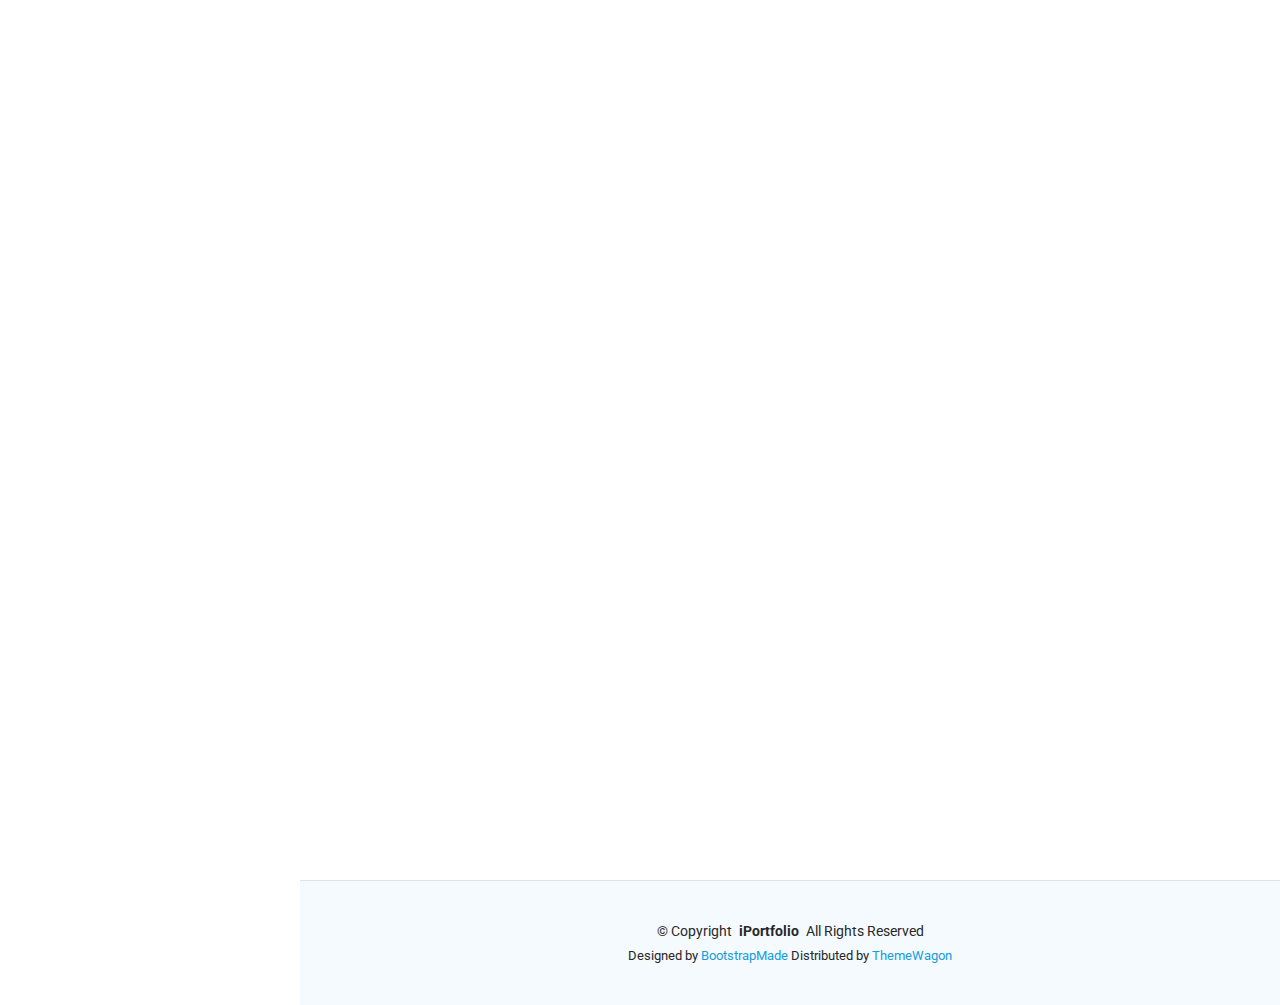
<file: portfolio-details.html>
<!DOCTYPE html>
<html lang="en">

<head>
  <meta charset="utf-8">
  <meta content="width=device-width, initial-scale=1.0" name="viewport">
  <title>Portfolio Details - iPortfolio Bootstrap Template</title>
  <meta content="" name="description">
  <meta content="" name="keywords">

  <!-- Favicons -->
  <link href="assets/img/favicon.png" rel="icon">
  <link href="assets/img/apple-touch-icon.png" rel="apple-touch-icon">

  <!-- Fonts -->
  <link href="https://fonts.googleapis.com" rel="preconnect">
  <link href="https://fonts.gstatic.com" rel="preconnect" crossorigin>
  <link href="https://fonts.googleapis.com/css2?family=Roboto:ital,wght@0,100;0,300;0,400;0,500;0,700;0,900;1,100;1,300;1,400;1,500;1,700;1,900&family=Poppins:ital,wght@0,100;0,200;0,300;0,400;0,500;0,600;0,700;0,800;0,900;1,100;1,200;1,300;1,400;1,500;1,600;1,700;1,800;1,900&family=Raleway:ital,wght@0,100;0,200;0,300;0,400;0,500;0,600;0,700;0,800;0,900;1,100;1,200;1,300;1,400;1,500;1,600;1,700;1,800;1,900&display=swap" rel="stylesheet">

  <!-- Vendor CSS Files -->
  <link href="assets/vendor/bootstrap/css/bootstrap.min.css" rel="stylesheet">
  <link href="assets/vendor/bootstrap-icons/bootstrap-icons.css" rel="stylesheet">
  <link href="assets/vendor/aos/aos.css" rel="stylesheet">
  <link href="assets/vendor/glightbox/css/glightbox.min.css" rel="stylesheet">
  <link href="assets/vendor/swiper/swiper-bundle.min.css" rel="stylesheet">

  <!-- Main CSS File -->
  <link href="assets/css/main.css" rel="stylesheet">

  <!-- =======================================================
  * Template Name: iPortfolio
  * Template URL: https://bootstrapmade.com/iportfolio-bootstrap-portfolio-websites-template/
  * Updated: Jun 29 2024 with Bootstrap v5.3.3
  * Author: BootstrapMade.com
  * License: https://bootstrapmade.com/license/
  ======================================================== -->
</head>

<body class="portfolio-details-page">

  <header id="header" class="header dark-background d-flex flex-column">
    <i class="header-toggle d-xl-none bi bi-list"></i>

    <div class="profile-img">
      <img src="assets/img/my-profile-img.jpg" alt="" class="img-fluid rounded-circle">
    </div>

    <a href="index.html" class="logo d-flex align-items-center justify-content-center">
      <!-- Uncomment the line below if you also wish to use an image logo -->
      <!-- <img src="assets/img/logo.png" alt=""> -->
      <h1 class="sitename">Farhana Hoque</h1>
    </a>

    <div class="social-links text-center">
      <a href="#" class="twitter"><i class="bi bi-twitter-x"></i></a>
      <a href="#" class="facebook"><i class="bi bi-facebook"></i></a>
      <a href="#" class="instagram"><i class="bi bi-instagram"></i></a>
      <a href="#" class="google-plus"><i class="bi bi-skype"></i></a>
      <a href="https://www.linkedin.com/in/farhana-hoque-347356179/" class="linkedin"><i class="bi bi-linkedin"></i></a>
    </div>

    <nav id="navmenu" class="navmenu">
      <ul>
        <li><a href="#hero"><i class="bi bi-house navicon"></i>Home</a></li>
        <li><a href="#about"><i class="bi bi-person navicon"></i> About</a></li>
        <li><a href="#resume"><i class="bi bi-file-earmark-text navicon"></i> Resume</a></li>
        <li><a href="#portfolio"><i class="bi bi-images navicon"></i> Portfolio</a></li>
        <li><a href="#services"><i class="bi bi-hdd-stack navicon"></i> Services</a></li>
        <li class="dropdown"><a href="#"><i class="bi bi-menu-button navicon"></i> <span>Dropdown</span> <i class="bi bi-chevron-down toggle-dropdown"></i></a>
          <ul>
            <li><a href="#">Dropdown 1</a></li>
            <li class="dropdown"><a href="#"><span>Deep Dropdown</span> <i class="bi bi-chevron-down toggle-dropdown"></i></a>
              <ul>
                <li><a href="#">Deep Dropdown 1</a></li>
                <li><a href="#">Deep Dropdown 2</a></li>
                <li><a href="#">Deep Dropdown 3</a></li>
                <li><a href="#">Deep Dropdown 4</a></li>
                <li><a href="#">Deep Dropdown 5</a></li>
              </ul>
            </li>
            <li><a href="#">Dropdown 2</a></li>
            <li><a href="#">Dropdown 3</a></li>
            <li><a href="#">Dropdown 4</a></li>
          </ul>
        </li>
        <li><a href="#contact"><i class="bi bi-envelope navicon"></i> Contact</a></li>
      </ul>
    </nav>

  </header>

  <main class="main">

    <!-- Page Title -->
    <div class="page-title dark-background">
      <div class="container d-lg-flex justify-content-between align-items-center">
        <h1 class="mb-2 mb-lg-0">Portfolio Details</h1>
        <nav class="breadcrumbs">
          <ol>
            <li><a href="index.html">Home</a></li>
            <li class="current">Portfolio Details</li>
          </ol>
        </nav>
      </div>
    </div><!-- End Page Title -->

    <!-- Portfolio Details Section -->
    <section id="portfolio-details" class="portfolio-details section">

      <div class="container" data-aos="fade-up" data-aos-delay="100">

        <div class="row gy-4">

          <div class="col-lg-8">
            <div class="portfolio-details-slider swiper init-swiper">

              <script type="application/json" class="swiper-config">
                {
                  "loop": true,
                  "speed": 600,
                  "autoplay": {
                    "delay": 5000
                  },
                  "slidesPerView": "auto",
                  "pagination": {
                    "el": ".swiper-pagination",
                    "type": "bullets",
                    "clickable": true
                  }
                }
              </script>

              <div class="swiper-wrapper align-items-center">

                <div class="swiper-slide">
                  <img src="assets/img/portfolio/app-1.jpg" alt="">
                </div>

                <div class="swiper-slide">
                  <img src="assets/img/portfolio/product-1.jpg" alt="">
                </div>

                <div class="swiper-slide">
                  <img src="assets/img/portfolio/branding-1.jpg" alt="">
                </div>

                <div class="swiper-slide">
                  <img src="assets/img/portfolio/books-1.jpg" alt="">
                </div>

              </div>
              <div class="swiper-pagination"></div>
            </div>
          </div>

          <div class="col-lg-4">
            <div class="portfolio-info" data-aos="fade-up" data-aos-delay="200">
              <h3>Project information</h3>
              <ul>
                <li><strong>Category</strong>: Computational Drug Discovery</li>
                <li><strong>Client</strong>: Academic Research (WorldQuant University)</li>
                <li><strong>Project date</strong>: 25 May, 2025</li>
                <li><strong>Project URL</strong>: <a href="https://github.com/Farhanahoque251/" target="_blank">GitHub Repository</a></li>
              </ul>
            </div>
            <div class="portfolio-description" data-aos="fade-up" data-aos-delay="300">
              <h2>Exercitationem repudiandae officiis neque suscipit</h2>
              <p>
                Autem ipsum nam porro corporis rerum. Quis eos dolorem eos itaque inventore commodi labore quia quia. Exercitationem repudiandae officiis neque suscipit non officia eaque itaque enim. Voluptatem officia accusantium nesciunt est omnis tempora consectetur dignissimos. Sequi nulla at esse enim cum deserunt eius.
              </p>
            </div>
          </div>

        </div>

      </div>

    </section><!-- /Portfolio Details Section -->
<!-- Project Cards Section -->
<section id="project-cards" class="project-cards section">

  <div class="container" data-aos="fade-up" data-aos-delay="100">

    <div class="section-title">
      <h2>Project</h2>
      <p>Here are a few selected projects that showcase my work in data analytics, machine learning, and dashboard design.</p>
    </div>

    <div class="row gy-4">
      <!-- Project 1 -->
      <div class="col-lg-4 col-md-6 portfolio-item filter-app">
        <a href="https://github.com/FarhanaHoque/IoT-PowerBI-Dashboard" target="_blank" class="card">
          <div class="image">
            <img src="assets/img/projects/ic_powerbi.png" alt="IoT Engine Fault Dashboard">
          </div>
          <div class="content" style="padding-top: 20px;">
            <h4><b>IoT Engine Fault Dashboard</b></h4>
            <p>Developed a Power BI dashboard to visualize IoT sensor data including pressure readings, fault codes, and engine metrics. Designed for real-time monitoring and insights for engineering teams.</p>
          </div>
        </a>
      </div>

      <!-- Project 2 -->
      <div class="col-lg-4 col-md-6 portfolio-item filter-app">
        <a href="https://github.com/FarhanaHoque/Clickstream-Analysis" target="_blank" class="card">
          <div class="image">
            <img src="assets/img/projects/ic_python.png" alt="Clickstream Analysis">
          </div>
          <div class="content" style="padding-top: 20px;">
            <h4><b>Clickstream Analysis</b></h4>
            <p>Used Python and Pandas to analyze user clickstream behavior on an e-commerce site. Identified drop-off points and optimized user journey for increased conversion rates.</p>
          </div>
        </a>
      </div>

      <!-- Project 3 -->
      <div class="col-lg-4 col-md-6 portfolio-item filter-app">
        <a href="https://github.com/FarhanaHoque/Drug-Discovery-Research" target="_blank" class="card">
          <div class="image">
            <img src="assets/img/projects/ic_research.png" alt="Drug Discovery Research">
          </div>
          <div class="content" style="padding-top: 20px;">
            <h4><b>Drug Discovery Research</b></h4>
            <p>Contributed to a Canadian research initiative with KSI Data Research. Applied data science techniques to identify potential drug candidates, leveraging feature selection and clustering models.</p>
          </div>
        </a>
      </div>

      <!-- Project 4 -->
      <div class="col-lg-4 col-md-6 portfolio-item filter-app">
        <a href="https://github.com/FarhanaHoque/PowerBI-Action-Tracker" target="_blank" class="card">
          <div class="image">
            <img src="assets/img/projects/ic_powerbi.png" alt="Power BI Action Tracker">
          </div>
          <div class="content" style="padding-top: 20px;">
            <h4><b>Power BI Action Tracker</b></h4>
            <p>Built a dashboard in Power BI for tracking project actions with custom calendar tables. Used advanced DAX to track deadlines, completion, and overdue tasks dynamically.</p>
          </div>
        </a>
      </div>

      <!-- Project 5 -->
      <div class="col-lg-4 col-md-6 portfolio-item filter-app">
        <a href="https://github.com/FarhanaHoque/Fitness-Decision-Tree-Model" target="_blank" class="card">
          <div class="image">
            <img src="assets/img/projects/ic_ml.png" alt="Fitness Classification Model">
          </div>
          <div class="content" style="padding-top: 20px;">
            <h4><b>Fitness Classification Model</b></h4>
            <p>Developed a decision tree classification model (max depth 3) using body metrics data to predict fitness class. Achieved 54% accuracy and analyzed performance with F1, precision, and recall.</p>
          </div>
        </a>
      </div>

      <!-- Project 6 -->
      <div class="col-lg-4 col-md-6 portfolio-item filter-app">
        <a href="https://github.com/FarhanaHoque/Superstore-Dashboard" target="_blank" class="card">
          <div class="image">
            <img src="assets/img/projects/ic_dashboard.png" alt="Superstore Dashboard">
          </div>
          <div class="content" style="padding-top: 20px;">
            <h4><b>Superstore Dashboard (No Date Column)</b></h4>
            <p>Performed EDA and developed a Power BI dashboard using the Sample Superstore dataset. Focused on category-level insights despite lack of time-based data. Useful for executive sales reporting.</p>
          </div>
        </a>
      </div>
      </div>

  </div>

</section>

  </main>


  <footer id="footer" class="footer position-relative light-background">

    <div class="container">
      <div class="copyright text-center ">
        <p>© <span>Copyright</span> <strong class="px-1 sitename">iPortfolio</strong> <span>All Rights Reserved</span></p>
      </div>
      <div class="credits">
        <!-- All the links in the footer should remain intact. -->
        <!-- You can delete the links only if you've purchased the pro version. -->
        <!-- Licensing information: https://bootstrapmade.com/license/ -->
        <!-- Purchase the pro version with working PHP/AJAX contact form: [buy-url] -->
        Designed by <a href="https://bootstrapmade.com/">BootstrapMade</a> Distributed by <a href="https://themewagon.com">ThemeWagon</a>
      </div>
    </div>

  </footer>

  <!-- Scroll Top -->
  <a href="#" id="scroll-top" class="scroll-top d-flex align-items-center justify-content-center"><i class="bi bi-arrow-up-short"></i></a>

  <!-- Preloader -->
  <div id="preloader"></div>

  <!-- Vendor JS Files -->
  <script src="assets/vendor/bootstrap/js/bootstrap.bundle.min.js"></script>
  <script src="assets/vendor/php-email-form/validate.js"></script>
  <script src="assets/vendor/aos/aos.js"></script>
  <script src="assets/vendor/typed.js/typed.umd.js"></script>
  <script src="assets/vendor/purecounter/purecounter_vanilla.js"></script>
  <script src="assets/vendor/waypoints/noframework.waypoints.js"></script>
  <script src="assets/vendor/glightbox/js/glightbox.min.js"></script>
  <script src="assets/vendor/imagesloaded/imagesloaded.pkgd.min.js"></script>
  <script src="assets/vendor/isotope-layout/isotope.pkgd.min.js"></script>
  <script src="assets/vendor/swiper/swiper-bundle.min.js"></script>

  <!-- Main JS File -->
  <script src="assets/js/main.js"></script>

</body>

</html>
</file>
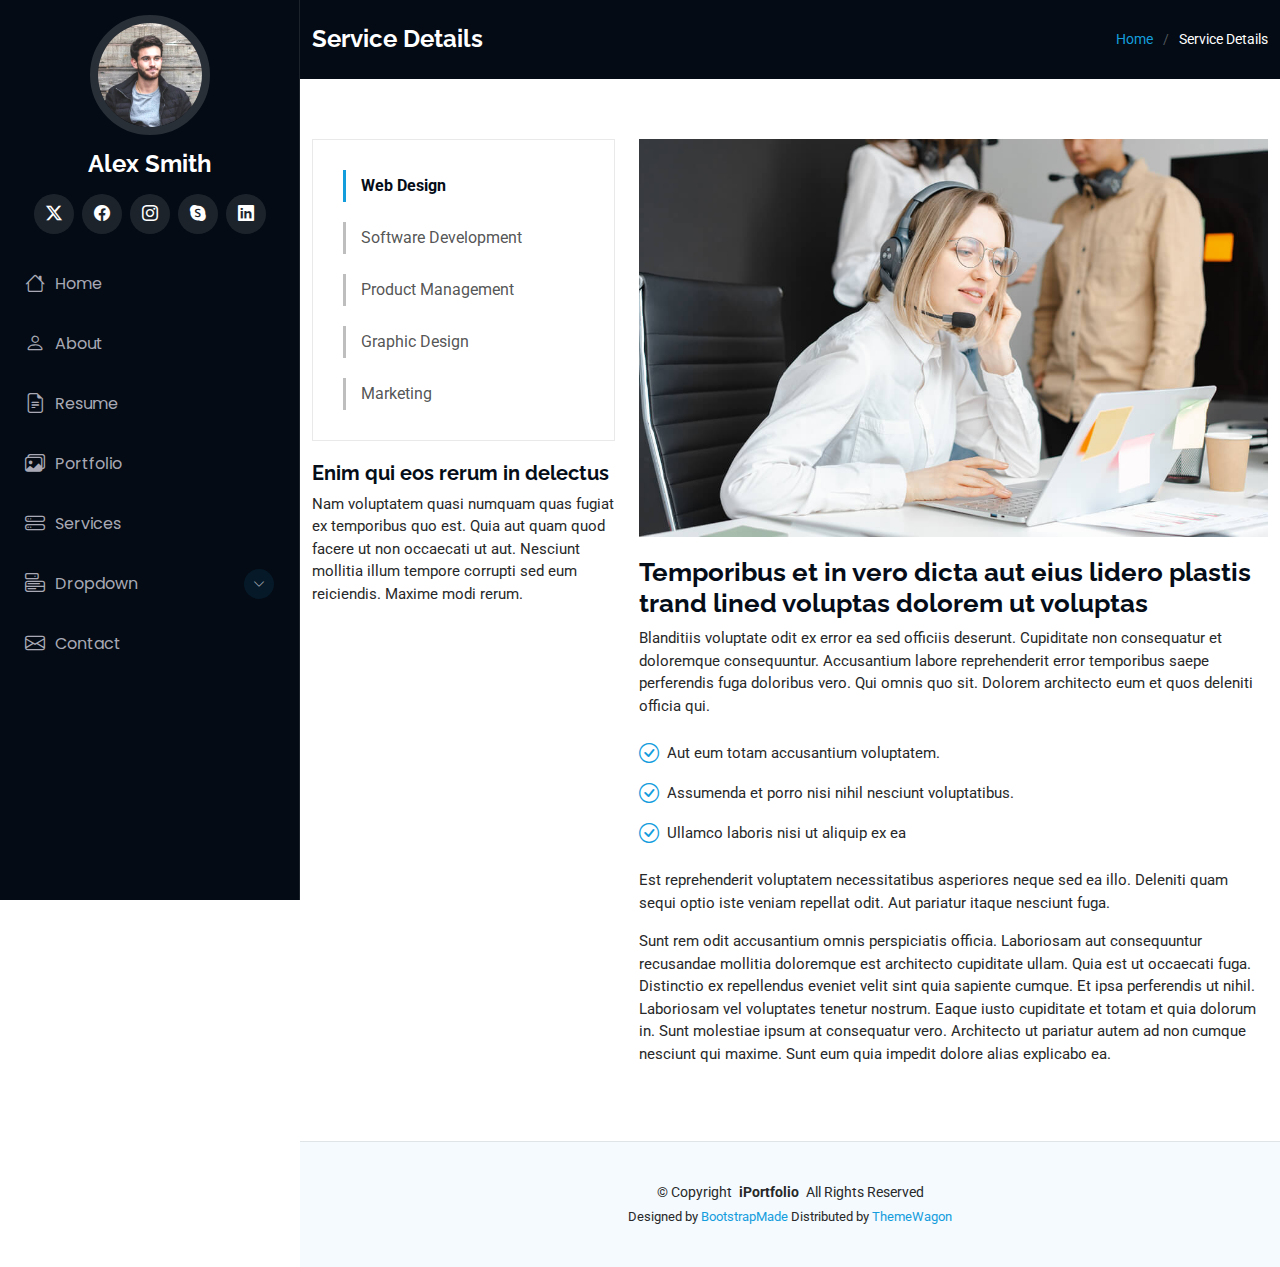
<file: service-details.html>
<!DOCTYPE html>
<html lang="en">

<head>
  <meta charset="utf-8">
  <meta content="width=device-width, initial-scale=1.0" name="viewport">
  <title>Service Details - iPortfolio Bootstrap Template</title>
  <meta content="" name="description">
  <meta content="" name="keywords">

  <!-- Favicons -->
  <link href="assets/img/favicon.png" rel="icon">
  <link href="assets/img/apple-touch-icon.png" rel="apple-touch-icon">

  <!-- Fonts -->
  <link href="https://fonts.googleapis.com" rel="preconnect">
  <link href="https://fonts.gstatic.com" rel="preconnect" crossorigin>
  <link href="https://fonts.googleapis.com/css2?family=Roboto:ital,wght@0,100;0,300;0,400;0,500;0,700;0,900;1,100;1,300;1,400;1,500;1,700;1,900&family=Poppins:ital,wght@0,100;0,200;0,300;0,400;0,500;0,600;0,700;0,800;0,900;1,100;1,200;1,300;1,400;1,500;1,600;1,700;1,800;1,900&family=Raleway:ital,wght@0,100;0,200;0,300;0,400;0,500;0,600;0,700;0,800;0,900;1,100;1,200;1,300;1,400;1,500;1,600;1,700;1,800;1,900&display=swap" rel="stylesheet">

  <!-- Vendor CSS Files -->
  <link href="assets/vendor/bootstrap/css/bootstrap.min.css" rel="stylesheet">
  <link href="assets/vendor/bootstrap-icons/bootstrap-icons.css" rel="stylesheet">
  <link href="assets/vendor/aos/aos.css" rel="stylesheet">
  <link href="assets/vendor/glightbox/css/glightbox.min.css" rel="stylesheet">
  <link href="assets/vendor/swiper/swiper-bundle.min.css" rel="stylesheet">

  <!-- Main CSS File -->
  <link href="assets/css/main.css" rel="stylesheet">

  <!-- =======================================================
  * Template Name: iPortfolio
  * Template URL: https://bootstrapmade.com/iportfolio-bootstrap-portfolio-websites-template/
  * Updated: Jun 29 2024 with Bootstrap v5.3.3
  * Author: BootstrapMade.com
  * License: https://bootstrapmade.com/license/
  ======================================================== -->
</head>

<body class="service-details-page">

  <header id="header" class="header dark-background d-flex flex-column">
    <i class="header-toggle d-xl-none bi bi-list"></i>

    <div class="profile-img">
      <img src="assets/img/my-profile-img.jpg" alt="" class="img-fluid rounded-circle">
    </div>

    <a href="index.html" class="logo d-flex align-items-center justify-content-center">
      <!-- Uncomment the line below if you also wish to use an image logo -->
      <!-- <img src="assets/img/logo.png" alt=""> -->
      <h1 class="sitename">Alex Smith</h1>
    </a>

    <div class="social-links text-center">
      <a href="#" class="twitter"><i class="bi bi-twitter-x"></i></a>
      <a href="#" class="facebook"><i class="bi bi-facebook"></i></a>
      <a href="#" class="instagram"><i class="bi bi-instagram"></i></a>
      <a href="#" class="google-plus"><i class="bi bi-skype"></i></a>
      <a href="#" class="linkedin"><i class="bi bi-linkedin"></i></a>
    </div>

    <nav id="navmenu" class="navmenu">
      <ul>
        <li><a href="#hero"><i class="bi bi-house navicon"></i>Home</a></li>
        <li><a href="#about"><i class="bi bi-person navicon"></i> About</a></li>
        <li><a href="#resume"><i class="bi bi-file-earmark-text navicon"></i> Resume</a></li>
        <li><a href="#portfolio"><i class="bi bi-images navicon"></i> Portfolio</a></li>
        <li><a href="#services"><i class="bi bi-hdd-stack navicon"></i> Services</a></li>
        <li class="dropdown"><a href="#"><i class="bi bi-menu-button navicon"></i> <span>Dropdown</span> <i class="bi bi-chevron-down toggle-dropdown"></i></a>
          <ul>
            <li><a href="#">Dropdown 1</a></li>
            <li class="dropdown"><a href="#"><span>Deep Dropdown</span> <i class="bi bi-chevron-down toggle-dropdown"></i></a>
              <ul>
                <li><a href="#">Deep Dropdown 1</a></li>
                <li><a href="#">Deep Dropdown 2</a></li>
                <li><a href="#">Deep Dropdown 3</a></li>
                <li><a href="#">Deep Dropdown 4</a></li>
                <li><a href="#">Deep Dropdown 5</a></li>
              </ul>
            </li>
            <li><a href="#">Dropdown 2</a></li>
            <li><a href="#">Dropdown 3</a></li>
            <li><a href="#">Dropdown 4</a></li>
          </ul>
        </li>
        <li><a href="#contact"><i class="bi bi-envelope navicon"></i> Contact</a></li>
      </ul>
    </nav>

  </header>

  <main class="main">

    <!-- Page Title -->
    <div class="page-title dark-background">
      <div class="container d-lg-flex justify-content-between align-items-center">
        <h1 class="mb-2 mb-lg-0">Service Details</h1>
        <nav class="breadcrumbs">
          <ol>
            <li><a href="index.html">Home</a></li>
            <li class="current">Service Details</li>
          </ol>
        </nav>
      </div>
    </div><!-- End Page Title -->

    <!-- Service Details Section -->
    <section id="service-details" class="service-details section">

      <div class="container">

        <div class="row gy-4">

          <div class="col-lg-4" data-aos="fade-up" data-aos-delay="100">
            <div class="services-list">
              <a href="#" class="active">Web Design</a>
              <a href="#">Software Development</a>
              <a href="#">Product Management</a>
              <a href="#">Graphic Design</a>
              <a href="#">Marketing</a>
            </div>

            <h4>Enim qui eos rerum in delectus</h4>
            <p>Nam voluptatem quasi numquam quas fugiat ex temporibus quo est. Quia aut quam quod facere ut non occaecati ut aut. Nesciunt mollitia illum tempore corrupti sed eum reiciendis. Maxime modi rerum.</p>
          </div>

          <div class="col-lg-8" data-aos="fade-up" data-aos-delay="200">
            <img src="assets/img/services.jpg" alt="" class="img-fluid services-img">
            <h3>Temporibus et in vero dicta aut eius lidero plastis trand lined voluptas dolorem ut voluptas</h3>
            <p>
              Blanditiis voluptate odit ex error ea sed officiis deserunt. Cupiditate non consequatur et doloremque consequuntur. Accusantium labore reprehenderit error temporibus saepe perferendis fuga doloribus vero. Qui omnis quo sit. Dolorem architecto eum et quos deleniti officia qui.
            </p>
            <ul>
              <li><i class="bi bi-check-circle"></i> <span>Aut eum totam accusantium voluptatem.</span></li>
              <li><i class="bi bi-check-circle"></i> <span>Assumenda et porro nisi nihil nesciunt voluptatibus.</span></li>
              <li><i class="bi bi-check-circle"></i> <span>Ullamco laboris nisi ut aliquip ex ea</span></li>
            </ul>
            <p>
              Est reprehenderit voluptatem necessitatibus asperiores neque sed ea illo. Deleniti quam sequi optio iste veniam repellat odit. Aut pariatur itaque nesciunt fuga.
            </p>
            <p>
              Sunt rem odit accusantium omnis perspiciatis officia. Laboriosam aut consequuntur recusandae mollitia doloremque est architecto cupiditate ullam. Quia est ut occaecati fuga. Distinctio ex repellendus eveniet velit sint quia sapiente cumque. Et ipsa perferendis ut nihil. Laboriosam vel voluptates tenetur nostrum. Eaque iusto cupiditate et totam et quia dolorum in. Sunt molestiae ipsum at consequatur vero. Architecto ut pariatur autem ad non cumque nesciunt qui maxime. Sunt eum quia impedit dolore alias explicabo ea.
            </p>
          </div>

        </div>

      </div>

    </section><!-- /Service Details Section -->

  </main>

  <footer id="footer" class="footer position-relative light-background">

    <div class="container">
      <div class="copyright text-center ">
        <p>© <span>Copyright</span> <strong class="px-1 sitename">iPortfolio</strong> <span>All Rights Reserved</span></p>
      </div>
      <div class="credits">
        <!-- All the links in the footer should remain intact. -->
        <!-- You can delete the links only if you've purchased the pro version. -->
        <!-- Licensing information: https://bootstrapmade.com/license/ -->
        <!-- Purchase the pro version with working PHP/AJAX contact form: [buy-url] -->
        Designed by <a href="https://bootstrapmade.com/">BootstrapMade</a> Distributed by <a href="https://themewagon.com">ThemeWagon</a>
      </div>
    </div>

  </footer>

  <!-- Scroll Top -->
  <a href="#" id="scroll-top" class="scroll-top d-flex align-items-center justify-content-center"><i class="bi bi-arrow-up-short"></i></a>

  <!-- Preloader -->
  <div id="preloader"></div>

  <!-- Vendor JS Files -->
  <script src="assets/vendor/bootstrap/js/bootstrap.bundle.min.js"></script>
  <script src="assets/vendor/php-email-form/validate.js"></script>
  <script src="assets/vendor/aos/aos.js"></script>
  <script src="assets/vendor/typed.js/typed.umd.js"></script>
  <script src="assets/vendor/purecounter/purecounter_vanilla.js"></script>
  <script src="assets/vendor/waypoints/noframework.waypoints.js"></script>
  <script src="assets/vendor/glightbox/js/glightbox.min.js"></script>
  <script src="assets/vendor/imagesloaded/imagesloaded.pkgd.min.js"></script>
  <script src="assets/vendor/isotope-layout/isotope.pkgd.min.js"></script>
  <script src="assets/vendor/swiper/swiper-bundle.min.js"></script>

  <!-- Main JS File -->
  <script src="assets/js/main.js"></script>

</body>

</html>
</file>
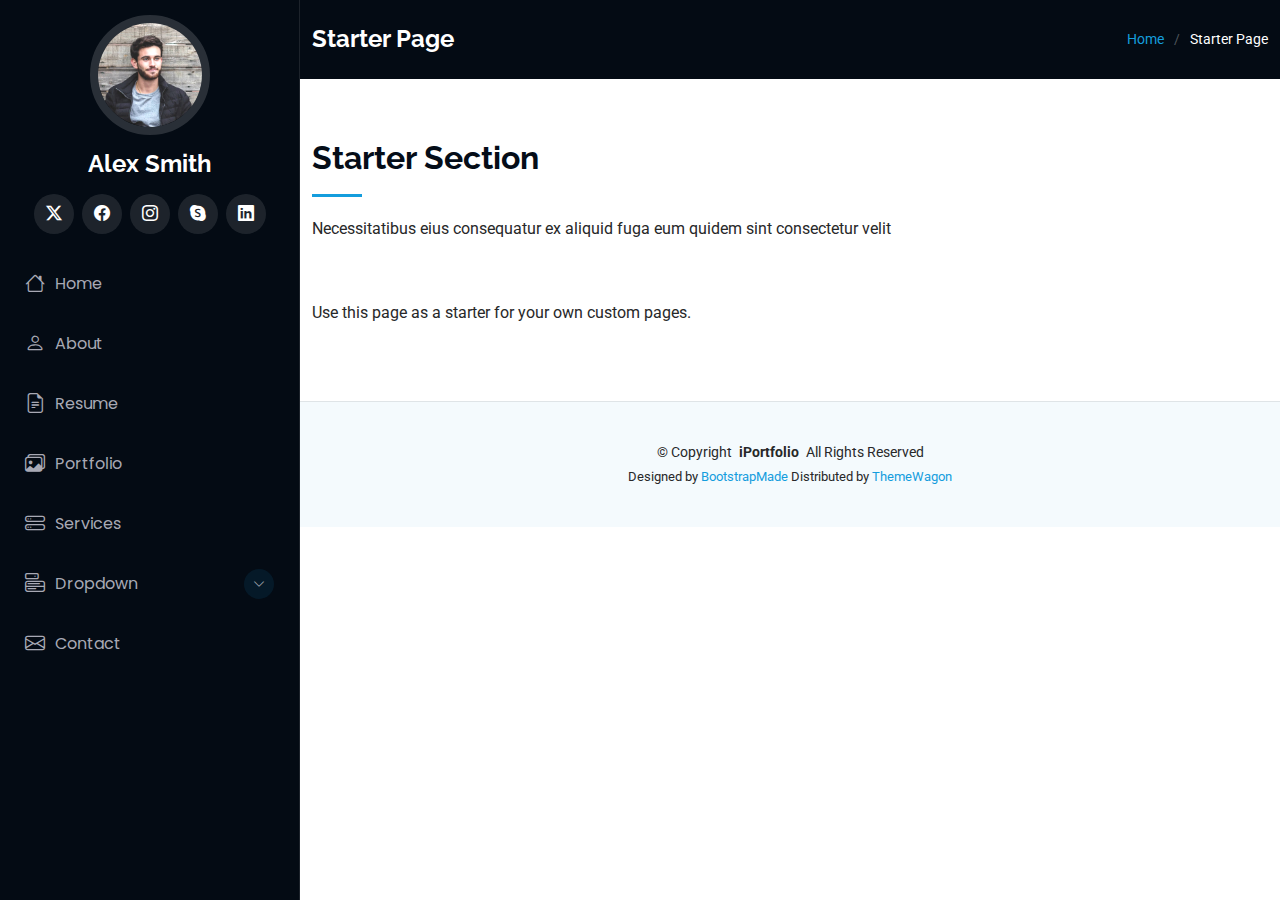
<file: starter-page.html>
<!DOCTYPE html>
<html lang="en">

<head>
  <meta charset="utf-8">
  <meta content="width=device-width, initial-scale=1.0" name="viewport">
  <title>Starter Page - iPortfolio Bootstrap Template</title>
  <meta content="" name="description">
  <meta content="" name="keywords">

  <!-- Favicons -->
  <link href="assets/img/favicon.png" rel="icon">
  <link href="assets/img/apple-touch-icon.png" rel="apple-touch-icon">

  <!-- Fonts -->
  <link href="https://fonts.googleapis.com" rel="preconnect">
  <link href="https://fonts.gstatic.com" rel="preconnect" crossorigin>
  <link href="https://fonts.googleapis.com/css2?family=Roboto:ital,wght@0,100;0,300;0,400;0,500;0,700;0,900;1,100;1,300;1,400;1,500;1,700;1,900&family=Poppins:ital,wght@0,100;0,200;0,300;0,400;0,500;0,600;0,700;0,800;0,900;1,100;1,200;1,300;1,400;1,500;1,600;1,700;1,800;1,900&family=Raleway:ital,wght@0,100;0,200;0,300;0,400;0,500;0,600;0,700;0,800;0,900;1,100;1,200;1,300;1,400;1,500;1,600;1,700;1,800;1,900&display=swap" rel="stylesheet">

  <!-- Vendor CSS Files -->
  <link href="assets/vendor/bootstrap/css/bootstrap.min.css" rel="stylesheet">
  <link href="assets/vendor/bootstrap-icons/bootstrap-icons.css" rel="stylesheet">
  <link href="assets/vendor/aos/aos.css" rel="stylesheet">
  <link href="assets/vendor/glightbox/css/glightbox.min.css" rel="stylesheet">
  <link href="assets/vendor/swiper/swiper-bundle.min.css" rel="stylesheet">

  <!-- Main CSS File -->
  <link href="assets/css/main.css" rel="stylesheet">

  <!-- =======================================================
  * Template Name: iPortfolio
  * Template URL: https://bootstrapmade.com/iportfolio-bootstrap-portfolio-websites-template/
  * Updated: Jun 29 2024 with Bootstrap v5.3.3
  * Author: BootstrapMade.com
  * License: https://bootstrapmade.com/license/
  ======================================================== -->
</head>

<body class="starter-page-page">

  <header id="header" class="header dark-background d-flex flex-column">
    <i class="header-toggle d-xl-none bi bi-list"></i>

    <div class="profile-img">
      <img src="assets/img/my-profile-img.jpg" alt="" class="img-fluid rounded-circle">
    </div>

    <a href="index.html" class="logo d-flex align-items-center justify-content-center">
      <!-- Uncomment the line below if you also wish to use an image logo -->
      <!-- <img src="assets/img/logo.png" alt=""> -->
      <h1 class="sitename">Alex Smith</h1>
    </a>

    <div class="social-links text-center">
      <a href="#" class="twitter"><i class="bi bi-twitter-x"></i></a>
      <a href="#" class="facebook"><i class="bi bi-facebook"></i></a>
      <a href="#" class="instagram"><i class="bi bi-instagram"></i></a>
      <a href="#" class="google-plus"><i class="bi bi-skype"></i></a>
      <a href="#" class="linkedin"><i class="bi bi-linkedin"></i></a>
    </div>

    <nav id="navmenu" class="navmenu">
      <ul>
        <li><a href="#hero"><i class="bi bi-house navicon"></i>Home</a></li>
        <li><a href="#about"><i class="bi bi-person navicon"></i> About</a></li>
        <li><a href="#resume"><i class="bi bi-file-earmark-text navicon"></i> Resume</a></li>
        <li><a href="#portfolio"><i class="bi bi-images navicon"></i> Portfolio</a></li>
        <li><a href="#services"><i class="bi bi-hdd-stack navicon"></i> Services</a></li>
        <li class="dropdown"><a href="#"><i class="bi bi-menu-button navicon"></i> <span>Dropdown</span> <i class="bi bi-chevron-down toggle-dropdown"></i></a>
          <ul>
            <li><a href="#">Dropdown 1</a></li>
            <li class="dropdown"><a href="#"><span>Deep Dropdown</span> <i class="bi bi-chevron-down toggle-dropdown"></i></a>
              <ul>
                <li><a href="#">Deep Dropdown 1</a></li>
                <li><a href="#">Deep Dropdown 2</a></li>
                <li><a href="#">Deep Dropdown 3</a></li>
                <li><a href="#">Deep Dropdown 4</a></li>
                <li><a href="#">Deep Dropdown 5</a></li>
              </ul>
            </li>
            <li><a href="#">Dropdown 2</a></li>
            <li><a href="#">Dropdown 3</a></li>
            <li><a href="#">Dropdown 4</a></li>
          </ul>
        </li>
        <li><a href="#contact"><i class="bi bi-envelope navicon"></i> Contact</a></li>
      </ul>
    </nav>

  </header>

  <main class="main">

    <!-- Page Title -->
    <div class="page-title dark-background">
      <div class="container d-lg-flex justify-content-between align-items-center">
        <h1 class="mb-2 mb-lg-0">Starter Page</h1>
        <nav class="breadcrumbs">
          <ol>
            <li><a href="index.html">Home</a></li>
            <li class="current">Starter Page</li>
          </ol>
        </nav>
      </div>
    </div><!-- End Page Title -->

    <!-- Starter Section Section -->
    <section id="starter-section" class="starter-section section">

      <!-- Section Title -->
      <div class="container section-title" data-aos="fade-up">
        <h2>Starter Section</h2>
        <p>Necessitatibus eius consequatur ex aliquid fuga eum quidem sint consectetur velit</p>
      </div><!-- End Section Title -->

      <div class="container" data-aos="fade-up">
        <p>Use this page as a starter for your own custom pages.</p>
      </div>

    </section><!-- /Starter Section Section -->

  </main>

  <footer id="footer" class="footer position-relative light-background">

    <div class="container">
      <div class="copyright text-center ">
        <p>© <span>Copyright</span> <strong class="px-1 sitename">iPortfolio</strong> <span>All Rights Reserved</span></p>
      </div>
      <div class="credits">
        <!-- All the links in the footer should remain intact. -->
        <!-- You can delete the links only if you've purchased the pro version. -->
        <!-- Licensing information: https://bootstrapmade.com/license/ -->
        <!-- Purchase the pro version with working PHP/AJAX contact form: [buy-url] -->
        Designed by <a href="https://bootstrapmade.com/">BootstrapMade</a> Distributed by <a href="https://themewagon.com">ThemeWagon</a>
      </div>
    </div>

  </footer>

  <!-- Scroll Top -->
  <a href="#" id="scroll-top" class="scroll-top d-flex align-items-center justify-content-center"><i class="bi bi-arrow-up-short"></i></a>

  <!-- Preloader -->
  <div id="preloader"></div>

  <!-- Vendor JS Files -->
  <script src="assets/vendor/bootstrap/js/bootstrap.bundle.min.js"></script>
  <script src="assets/vendor/php-email-form/validate.js"></script>
  <script src="assets/vendor/aos/aos.js"></script>
  <script src="assets/vendor/typed.js/typed.umd.js"></script>
  <script src="assets/vendor/purecounter/purecounter_vanilla.js"></script>
  <script src="assets/vendor/waypoints/noframework.waypoints.js"></script>
  <script src="assets/vendor/glightbox/js/glightbox.min.js"></script>
  <script src="assets/vendor/imagesloaded/imagesloaded.pkgd.min.js"></script>
  <script src="assets/vendor/isotope-layout/isotope.pkgd.min.js"></script>
  <script src="assets/vendor/swiper/swiper-bundle.min.js"></script>

  <!-- Main JS File -->
  <script src="assets/js/main.js"></script>

</body>

</html>
</file>
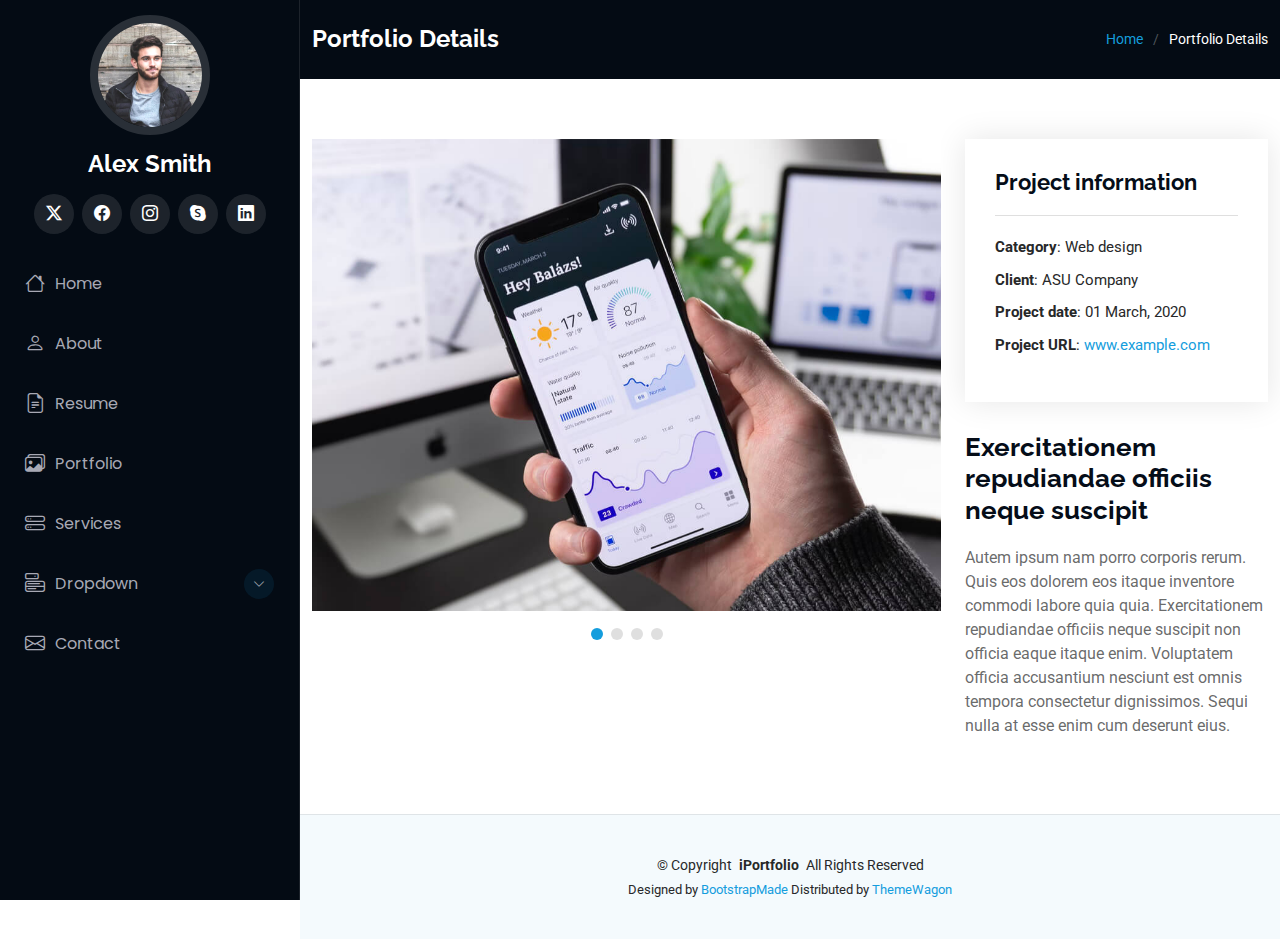
<file: iPortfolio-1.0.0/iPortfolio-1.0.0/portfolio-details.html>
<!DOCTYPE html>
<html lang="en">

<head>
  <meta charset="utf-8">
  <meta content="width=device-width, initial-scale=1.0" name="viewport">
  <title>Portfolio Details - iPortfolio Bootstrap Template</title>
  <meta content="" name="description">
  <meta content="" name="keywords">

  <!-- Favicons -->
  <link href="assets/img/favicon.png" rel="icon">
  <link href="assets/img/apple-touch-icon.png" rel="apple-touch-icon">

  <!-- Fonts -->
  <link href="https://fonts.googleapis.com" rel="preconnect">
  <link href="https://fonts.gstatic.com" rel="preconnect" crossorigin>
  <link href="https://fonts.googleapis.com/css2?family=Roboto:ital,wght@0,100;0,300;0,400;0,500;0,700;0,900;1,100;1,300;1,400;1,500;1,700;1,900&family=Poppins:ital,wght@0,100;0,200;0,300;0,400;0,500;0,600;0,700;0,800;0,900;1,100;1,200;1,300;1,400;1,500;1,600;1,700;1,800;1,900&family=Raleway:ital,wght@0,100;0,200;0,300;0,400;0,500;0,600;0,700;0,800;0,900;1,100;1,200;1,300;1,400;1,500;1,600;1,700;1,800;1,900&display=swap" rel="stylesheet">

  <!-- Vendor CSS Files -->
  <link href="assets/vendor/bootstrap/css/bootstrap.min.css" rel="stylesheet">
  <link href="assets/vendor/bootstrap-icons/bootstrap-icons.css" rel="stylesheet">
  <link href="assets/vendor/aos/aos.css" rel="stylesheet">
  <link href="assets/vendor/glightbox/css/glightbox.min.css" rel="stylesheet">
  <link href="assets/vendor/swiper/swiper-bundle.min.css" rel="stylesheet">

  <!-- Main CSS File -->
  <link href="assets/css/main.css" rel="stylesheet">

  <!-- =======================================================
  * Template Name: iPortfolio
  * Template URL: https://bootstrapmade.com/iportfolio-bootstrap-portfolio-websites-template/
  * Updated: Jun 29 2024 with Bootstrap v5.3.3
  * Author: BootstrapMade.com
  * License: https://bootstrapmade.com/license/
  ======================================================== -->
</head>

<body class="portfolio-details-page">

  <header id="header" class="header dark-background d-flex flex-column">
    <i class="header-toggle d-xl-none bi bi-list"></i>

    <div class="profile-img">
      <img src="assets/img/my-profile-img.jpg" alt="" class="img-fluid rounded-circle">
    </div>

    <a href="index.html" class="logo d-flex align-items-center justify-content-center">
      <!-- Uncomment the line below if you also wish to use an image logo -->
      <!-- <img src="assets/img/logo.png" alt=""> -->
      <h1 class="sitename">Alex Smith</h1>
    </a>

    <div class="social-links text-center">
      <a href="#" class="twitter"><i class="bi bi-twitter-x"></i></a>
      <a href="#" class="facebook"><i class="bi bi-facebook"></i></a>
      <a href="#" class="instagram"><i class="bi bi-instagram"></i></a>
      <a href="#" class="google-plus"><i class="bi bi-skype"></i></a>
      <a href="#" class="linkedin"><i class="bi bi-linkedin"></i></a>
    </div>

    <nav id="navmenu" class="navmenu">
      <ul>
        <li><a href="#hero"><i class="bi bi-house navicon"></i>Home</a></li>
        <li><a href="#about"><i class="bi bi-person navicon"></i> About</a></li>
        <li><a href="#resume"><i class="bi bi-file-earmark-text navicon"></i> Resume</a></li>
        <li><a href="#portfolio"><i class="bi bi-images navicon"></i> Portfolio</a></li>
        <li><a href="#services"><i class="bi bi-hdd-stack navicon"></i> Services</a></li>
        <li class="dropdown"><a href="#"><i class="bi bi-menu-button navicon"></i> <span>Dropdown</span> <i class="bi bi-chevron-down toggle-dropdown"></i></a>
          <ul>
            <li><a href="#">Dropdown 1</a></li>
            <li class="dropdown"><a href="#"><span>Deep Dropdown</span> <i class="bi bi-chevron-down toggle-dropdown"></i></a>
              <ul>
                <li><a href="#">Deep Dropdown 1</a></li>
                <li><a href="#">Deep Dropdown 2</a></li>
                <li><a href="#">Deep Dropdown 3</a></li>
                <li><a href="#">Deep Dropdown 4</a></li>
                <li><a href="#">Deep Dropdown 5</a></li>
              </ul>
            </li>
            <li><a href="#">Dropdown 2</a></li>
            <li><a href="#">Dropdown 3</a></li>
            <li><a href="#">Dropdown 4</a></li>
          </ul>
        </li>
        <li><a href="#contact"><i class="bi bi-envelope navicon"></i> Contact</a></li>
      </ul>
    </nav>

  </header>

  <main class="main">

    <!-- Page Title -->
    <div class="page-title dark-background">
      <div class="container d-lg-flex justify-content-between align-items-center">
        <h1 class="mb-2 mb-lg-0">Portfolio Details</h1>
        <nav class="breadcrumbs">
          <ol>
            <li><a href="index.html">Home</a></li>
            <li class="current">Portfolio Details</li>
          </ol>
        </nav>
      </div>
    </div><!-- End Page Title -->

    <!-- Portfolio Details Section -->
    <section id="portfolio-details" class="portfolio-details section">

      <div class="container" data-aos="fade-up" data-aos-delay="100">

        <div class="row gy-4">

          <div class="col-lg-8">
            <div class="portfolio-details-slider swiper init-swiper">

              <script type="application/json" class="swiper-config">
                {
                  "loop": true,
                  "speed": 600,
                  "autoplay": {
                    "delay": 5000
                  },
                  "slidesPerView": "auto",
                  "pagination": {
                    "el": ".swiper-pagination",
                    "type": "bullets",
                    "clickable": true
                  }
                }
              </script>

              <div class="swiper-wrapper align-items-center">

                <div class="swiper-slide">
                  <img src="assets/img/portfolio/app-1.jpg" alt="">
                </div>

                <div class="swiper-slide">
                  <img src="assets/img/portfolio/product-1.jpg" alt="">
                </div>

                <div class="swiper-slide">
                  <img src="assets/img/portfolio/branding-1.jpg" alt="">
                </div>

                <div class="swiper-slide">
                  <img src="assets/img/portfolio/books-1.jpg" alt="">
                </div>

              </div>
              <div class="swiper-pagination"></div>
            </div>
          </div>

          <div class="col-lg-4">
            <div class="portfolio-info" data-aos="fade-up" data-aos-delay="200">
              <h3>Project information</h3>
              <ul>
                <li><strong>Category</strong>: Web design</li>
                <li><strong>Client</strong>: ASU Company</li>
                <li><strong>Project date</strong>: 01 March, 2020</li>
                <li><strong>Project URL</strong>: <a href="#">www.example.com</a></li>
              </ul>
            </div>
            <div class="portfolio-description" data-aos="fade-up" data-aos-delay="300">
              <h2>Exercitationem repudiandae officiis neque suscipit</h2>
              <p>
                Autem ipsum nam porro corporis rerum. Quis eos dolorem eos itaque inventore commodi labore quia quia. Exercitationem repudiandae officiis neque suscipit non officia eaque itaque enim. Voluptatem officia accusantium nesciunt est omnis tempora consectetur dignissimos. Sequi nulla at esse enim cum deserunt eius.
              </p>
            </div>
          </div>

        </div>

      </div>

    </section><!-- /Portfolio Details Section -->

  </main>

  <footer id="footer" class="footer position-relative light-background">

    <div class="container">
      <div class="copyright text-center ">
        <p>© <span>Copyright</span> <strong class="px-1 sitename">iPortfolio</strong> <span>All Rights Reserved</span></p>
      </div>
      <div class="credits">
        <!-- All the links in the footer should remain intact. -->
        <!-- You can delete the links only if you've purchased the pro version. -->
        <!-- Licensing information: https://bootstrapmade.com/license/ -->
        <!-- Purchase the pro version with working PHP/AJAX contact form: [buy-url] -->
        Designed by <a href="https://bootstrapmade.com/">BootstrapMade</a> Distributed by <a href="https://themewagon.com">ThemeWagon</a>
      </div>
    </div>

  </footer>

  <!-- Scroll Top -->
  <a href="#" id="scroll-top" class="scroll-top d-flex align-items-center justify-content-center"><i class="bi bi-arrow-up-short"></i></a>

  <!-- Preloader -->
  <div id="preloader"></div>

  <!-- Vendor JS Files -->
  <script src="assets/vendor/bootstrap/js/bootstrap.bundle.min.js"></script>
  <script src="assets/vendor/php-email-form/validate.js"></script>
  <script src="assets/vendor/aos/aos.js"></script>
  <script src="assets/vendor/typed.js/typed.umd.js"></script>
  <script src="assets/vendor/purecounter/purecounter_vanilla.js"></script>
  <script src="assets/vendor/waypoints/noframework.waypoints.js"></script>
  <script src="assets/vendor/glightbox/js/glightbox.min.js"></script>
  <script src="assets/vendor/imagesloaded/imagesloaded.pkgd.min.js"></script>
  <script src="assets/vendor/isotope-layout/isotope.pkgd.min.js"></script>
  <script src="assets/vendor/swiper/swiper-bundle.min.js"></script>

  <!-- Main JS File -->
  <script src="assets/js/main.js"></script>

</body>

</html>
</file>
<file: assets/css/main.css>
/**
* Template Name: iPortfolio
* Template URL: https://bootstrapmade.com/iportfolio-bootstrap-portfolio-websites-template/
* Updated: Jun 29 2024 with Bootstrap v5.3.3
* Author: BootstrapMade.com
* License: https://bootstrapmade.com/license/
*/

/*--------------------------------------------------------------
# Font & Color Variables
# Help: https://bootstrapmade.com/color-system/
--------------------------------------------------------------*/
/* Fonts */
:root {
  --default-font: "Roboto",  system-ui, -apple-system, "Segoe UI", Roboto, "Helvetica Neue", Arial, "Noto Sans", "Liberation Sans", sans-serif, "Apple Color Emoji", "Segoe UI Emoji", "Segoe UI Symbol", "Noto Color Emoji";
  --heading-font: "Raleway",  sans-serif;
  --nav-font: "Poppins",  sans-serif;
}

/* Global Colors - The following color variables are used throughout the website. Updating them here will change the color scheme of the entire website */
:root { 
  --background-color: #ffffff; /* Background color for the entire website, including individual sections */
  --default-color: #272829; /* Default color used for the majority of the text content across the entire website */
  --heading-color: #050d18; /* Color for headings, subheadings and title throughout the website */
  --accent-color: #149ddd; /* Accent color that represents your brand on the website. It's used for buttons, links, and other elements that need to stand out */
  --surface-color: #ffffff; /* The surface color is used as a background of boxed elements within sections, such as cards, icon boxes, or other elements that require a visual separation from the global background. */
  --contrast-color: #ffffff; /* Contrast color for text, ensuring readability against backgrounds of accent, heading, or default colors. */
}

/* Nav Menu Colors - The following color variables are used specifically for the navigation menu. They are separate from the global colors to allow for more customization options */
:root {
  --nav-color: #a8a9b4;  /* The default color of the main navmenu links */
  --nav-hover-color: #ffffff; /* Applied to main navmenu links when they are hovered over or active */
  --nav-mobile-background-color: #040b14; /* Used as the background color for mobile navigation menu */
  --nav-dropdown-background-color: #040b14; /* Used as the background color for dropdown items that appear when hovering over primary navigation items */
  --nav-dropdown-color: #a8a9b4; /* Used for navigation links of the dropdown items in the navigation menu. */
  --nav-dropdown-hover-color: #ffffff; /* Similar to --nav-hover-color, this color is applied to dropdown navigation links when they are hovered over. */
}

/* Color Presets - These classes override global colors when applied to any section or element, providing reuse of the sam color scheme. */

.light-background {
  --background-color: #f4fafd;
  --surface-color: #ffffff;
}

.dark-background {
  --background-color: #040b14;
  --default-color: #ffffff;
  --heading-color: #ffffff;
  --surface-color: #151f2b;
  --contrast-color: #ffffff;
}

/* Smooth scroll */
:root {
  scroll-behavior: smooth;
}

/*--------------------------------------------------------------
# General Styling & Shared Classes
--------------------------------------------------------------*/
body {
  color: var(--default-color);
  background-color: var(--background-color);
  font-family: var(--default-font);
}

a {
  color: var(--accent-color);
  text-decoration: none;
  transition: 0.3s;
}

a:hover {
  color: color-mix(in srgb, var(--accent-color), transparent 25%);
  text-decoration: none;
}

h1,
h2,
h3,
h4,
h5,
h6 {
  color: var(--heading-color);
  font-family: var(--heading-font);
}

/* PHP Email Form Messages
------------------------------*/
.php-email-form .error-message {
  display: none;
  background: #df1529;
  color: #ffffff;
  text-align: left;
  padding: 15px;
  margin-bottom: 24px;
  font-weight: 600;
}

.php-email-form .sent-message {
  display: none;
  color: #ffffff;
  background: #059652;
  text-align: center;
  padding: 15px;
  margin-bottom: 24px;
  font-weight: 600;
}

.php-email-form .loading {
  display: none;
  background: var(--surface-color);
  text-align: center;
  padding: 15px;
  margin-bottom: 24px;
}

.php-email-form .loading:before {
  content: "";
  display: inline-block;
  border-radius: 50%;
  width: 24px;
  height: 24px;
  margin: 0 10px -6px 0;
  border: 3px solid var(--accent-color);
  border-top-color: var(--surface-color);
  animation: php-email-form-loading 1s linear infinite;
}

@keyframes php-email-form-loading {
  0% {
    transform: rotate(0deg);
  }

  100% {
    transform: rotate(360deg);
  }
}

/*--------------------------------------------------------------
# Global Header
--------------------------------------------------------------*/
.header {
  color: var(--default-color);
  background-color: var(--background-color);
  position: fixed;
  top: 0;
  left: 0;
  bottom: 0;
  padding: 0 15px;
  width: 300px;
  transition: all ease-in-out 0.3s;
  overflow-y: auto;
  z-index: 997;
  border-right: 1px solid color-mix(in srgb, var(--default-color), transparent 90%);
}

.header .profile-img img {
  margin: 15px auto;
  display: block;
  width: 120px;
  border: 8px solid color-mix(in srgb, var(--default-color), transparent 85%);
}

.header .logo {
  line-height: 1;
  margin-bottom: 15px;
}

.header .logo img {
  max-height: 32px;
  margin-right: 8px;
}

.header .logo h1 {
  font-size: 24px;
  margin: 0;
  font-weight: 700;
  color: var(--heading-color);
}

.header .social-links {
  margin: 0 0 20px 0;
}

.header .social-links a {
  font-size: 16px;
  display: inline-flex;
  align-items: center;
  justify-content: center;
  background: color-mix(in srgb, var(--default-color), transparent 90%);
  color: var(--default-color);
  margin: 0 2px;
  border-radius: 50%;
  text-align: center;
  width: 40px;
  height: 40px;
  transition: 0.3s;
}

.header .social-links a:hover {
  color: var(--contrast-color);
  background: var(--accent-color);
}

@media (min-width: 1200px) {

  .header~main,
  .header~#footer {
    margin-left: 300px;
  }
}

@media (max-width: 1199px) {
  .header {
    left: -100%;
  }
}

.header.header-show {
  left: 0;
}

.header .header-toggle {
  color: var(--contrast-color);
  background-color: var(--accent-color);
  font-size: 22px;
  display: flex;
  align-items: center;
  justify-content: center;
  width: 40px;
  height: 40px;
  border-radius: 50%;
  cursor: pointer;
  position: fixed;
  top: 15px;
  right: 15px;
  z-index: 9999;
  transition: background-color 0.3s;
}

.header .header-toggle:hover {
  color: var(--contrast-color);
  background-color: color-mix(in srgb, var(--accent-color) 90%, white 15%);
}

/*--------------------------------------------------------------
# Navigation Menu
--------------------------------------------------------------*/
.mobile-nav-toggle {
  display: none;
}

.navmenu {
  padding: 0;
  z-index: 9997;
}

.navmenu ul {
  list-style: none;
  padding: 0 0 20px 0;
  margin: 0;
}

.navmenu a,
.navmenu a:focus {
  color: var(--nav-color);
  padding: 15px 10px;
  font-family: var(--nav-font);
  font-size: 16px;
  font-weight: 400;
  display: flex;
  align-items: center;
  white-space: nowrap;
  transition: 0.3s;
  width: 100%;
}

.navmenu a .navicon,
.navmenu a:focus .navicon {
  font-size: 20px;
  margin-right: 10px;
}

.navmenu a .toggle-dropdown,
.navmenu a:focus .toggle-dropdown {
  font-size: 12px;
  line-height: 0;
  margin-left: auto;
  width: 30px;
  height: 30px;
  display: flex;
  align-items: center;
  justify-content: center;
  border-radius: 50%;
  transition: 0.3s;
  flex-shrink: 0;
  background-color: color-mix(in srgb, var(--accent-color), transparent 90%);
}

.navmenu a .toggle-dropdown:hover,
.navmenu a:focus .toggle-dropdown:hover {
  background-color: var(--accent-color);
  color: var(--contrast-color);
}

.navmenu a:hover,
.navmenu .active,
.navmenu .active:focus {
  color: var(--nav-hover-color);
}

.navmenu a:hover .navicon,
.navmenu .active .navicon,
.navmenu .active:focus .navicon {
  color: var(--accent-color);
}

.navmenu .active .toggle-dropdown,
.navmenu .active:focus .toggle-dropdown {
  background-color: var(--accent-color);
  color: var(--contrast-color);
  transform: rotate(180deg);
}

.navmenu .dropdown {
  display: block;
}

.navmenu .dropdown a,
.navmenu .dropdown a:focus {
  color: --nav-dropdown-color;
}

.navmenu .dropdown a:hover,
.navmenu .dropdown .active,
.navmenu .dropdown .active:focus {
  color: var(--nav-dropdown-hover-color);
}

.navmenu .dropdown ul {
  position: static;
  display: none;
  z-index: 99;
  padding: 5px 10px;
  margin: 5px 10px;
  background-color: var(--nav-dropdown-background-color);
  border: 1px solid color-mix(in srgb, var(--default-color), transparent 90%);
  box-shadow: none;
  transition: all 0.5s ease-in-out;
}

.navmenu .dropdown ul ul {
  background-color: rgba(33, 37, 41, 0.1);
}

.navmenu .dropdown>.dropdown-active {
  display: block;
  background-color: rgba(33, 37, 41, 0.03);
}

/*--------------------------------------------------------------
# Global Footer
--------------------------------------------------------------*/
.footer {
  color: var(--default-color);
  background-color: var(--background-color);
  font-size: 14px;
  padding: 40px 0;
  position: relative;
  border-top: 1px solid color-mix(in srgb, var(--default-color), transparent 90%);
}

.footer .copyright p {
  margin-bottom: 0;
}

.footer .credits {
  margin-top: 4px;
  font-size: 13px;
  text-align: center;
}

/*--------------------------------------------------------------
# Preloader
--------------------------------------------------------------*/
#preloader {
  position: fixed;
  inset: 0;
  z-index: 999999;
  overflow: hidden;
  background: var(--background-color);
  transition: all 0.6s ease-out;
}

#preloader:before {
  content: "";
  position: fixed;
  top: calc(50% - 30px);
  left: calc(50% - 30px);
  border: 6px solid #ffffff;
  border-color: var(--accent-color) transparent var(--accent-color) transparent;
  border-radius: 50%;
  width: 60px;
  height: 60px;
  animation: animate-preloader 1.5s linear infinite;
}

@keyframes animate-preloader {
  0% {
    transform: rotate(0deg);
  }

  100% {
    transform: rotate(360deg);
  }
}

/*--------------------------------------------------------------
# Scroll Top Button
--------------------------------------------------------------*/
.scroll-top {
  position: fixed;
  visibility: hidden;
  opacity: 0;
  right: 15px;
  bottom: -15px;
  z-index: 99999;
  background-color: var(--accent-color);
  width: 44px;
  height: 44px;
  border-radius: 50px;
  transition: all 0.4s;
}

.scroll-top i {
  font-size: 24px;
  color: var(--contrast-color);
  line-height: 0;
}

.scroll-top:hover {
  background-color: color-mix(in srgb, var(--accent-color), transparent 20%);
  color: var(--contrast-color);
}

.scroll-top.active {
  visibility: visible;
  opacity: 1;
  bottom: 15px;
}

/*--------------------------------------------------------------
# Disable aos animation delay on mobile devices
--------------------------------------------------------------*/
@media screen and (max-width: 768px) {
  [data-aos-delay] {
    transition-delay: 0 !important;
  }
}

/*--------------------------------------------------------------
# Global Page Titles & Breadcrumbs
--------------------------------------------------------------*/
.page-title {
  color: var(--default-color);
  background-color: var(--background-color);
  padding: 25px 0;
  position: relative;
}

.page-title h1 {
  font-size: 24px;
  font-weight: 700;
}

.page-title .breadcrumbs ol {
  display: flex;
  flex-wrap: wrap;
  list-style: none;
  padding: 0;
  margin: 0;
  font-size: 14px;
  font-weight: 400;
}

.page-title .breadcrumbs ol li+li {
  padding-left: 10px;
}

.page-title .breadcrumbs ol li+li::before {
  content: "/";
  display: inline-block;
  padding-right: 10px;
  color: color-mix(in srgb, var(--default-color), transparent 70%);
}

/*--------------------------------------------------------------
# Global Sections
--------------------------------------------------------------*/
section,
.section {
  color: var(--default-color);
  background-color: var(--background-color);
  padding: 60px 0;
  overflow: clip;
}

/*--------------------------------------------------------------
# Global Section Titles
--------------------------------------------------------------*/
.section-title {
  padding-bottom: 60px;
  position: relative;
}

.section-title h2 {
  font-size: 32px;
  font-weight: 700;
  margin-bottom: 20px;
  padding-bottom: 20px;
  position: relative;
}

.section-title h2:after {
  content: "";
  position: absolute;
  display: block;
  width: 50px;
  height: 3px;
  background: var(--accent-color);
  left: 0;
  bottom: 0;
}

.section-title p {
  margin-bottom: 0;
}

/*--------------------------------------------------------------
# Hero Section
--------------------------------------------------------------*/
.hero {
  width: 100%;
  min-height: 100vh;
  position: relative;
  padding: 80px 0;
  display: flex;
  align-items: center;
  justify-content: center;
}

.hero img {
  position: absolute;
  inset: 0;
  display: block;
  width: 100%;
  height: 100%;
  object-fit: cover;
  z-index: 1;
}

.hero:before {
  content: "";
  background: color-mix(in srgb, var(--background-color), transparent 70%);
  position: absolute;
  inset: 0;
  z-index: 2;
}

.hero .container {
  position: relative;
  z-index: 3;
}

.hero h2 {
  margin: 0;
  font-size: 64px;
  font-weight: 700;
}

.hero p {
  margin: 5px 0 0 0;
  font-size: 26px;
}

.hero p span {
  letter-spacing: 1px;
  border-bottom: 2px solid var(--accent-color);
}

.hero .social-links {
  margin-top: 25px;
}

.hero .social-links a {
  font-size: 24px;
  display: inline-block;
  color: color-mix(in srgb, var(--default-color), transparent 50%);
  line-height: 1;
  margin-right: 20px;
  transition: 0.3s;
}

.hero .social-links a:hover {
  color: var(--accent-color);
}

@media (max-width: 768px) {
  .hero h2 {
    font-size: 32px;
  }

  .hero p {
    font-size: 20px;
  }
}

/*--------------------------------------------------------------
# About Section
--------------------------------------------------------------*/
.about .content h2 {
  font-weight: 700;
  font-size: 24px;
}

.about .content ul {
  list-style: none;
  padding: 0;
}

.about .content ul li {
  margin-bottom: 20px;
  display: flex;
  align-items: center;
}

.about .content ul strong {
  margin-right: 10px;
}

.about .content ul i {
  font-size: 16px;
  margin-right: 5px;
  color: var(--accent-color);
  line-height: 0;
}

/*--------------------------------------------------------------
# Stats Section
--------------------------------------------------------------*/
.stats .stats-item {
  padding: 30px;
  width: 100%;
}

.stats .stats-item i {
  color: var(--accent-color);
  display: block;
  font-size: 44px;
  float: left;
  line-height: 0;
}

.stats .stats-item .purecounter {
  color: var(--heading-color);
  font-size: 48px;
  line-height: 40px;
  display: block;
  font-weight: 700;
  margin-left: 60px;
}

.stats .stats-item p {
  color: color-mix(in srgb, var(--default-color), transparent 40%);
  padding: 15px 0 0 0;
  margin: 0 0 0 60px;
  font-family: var(--heading-font);
  font-size: 14px;
}

/*--------------------------------------------------------------
# Skills Section
--------------------------------------------------------------*/
.skills .progress {
  height: 60px;
  display: block;
  background: none;
  border-radius: 0;
}

.skills .progress .skill {
  color: var(--heading-color);
  padding: 0;
  margin: 0 0 6px 0;
  text-transform: uppercase;
  display: block;
  font-weight: 600;
  font-family: var(--heading-font);
}

.skills .progress .skill .val {
  float: right;
  font-style: normal;
}

.skills .progress-bar-wrap {
  background: color-mix(in srgb, var(--default-color), transparent 90%);
  height: 10px;
}

.skills .progress-bar {
  width: 1px;
  height: 10px;
  transition: 0.9s;
  background-color: var(--accent-color);
}

/*--------------------------------------------------------------
# Resume Section
--------------------------------------------------------------*/
.resume .resume-title {
  color: var(--heading-color);
  font-size: 26px;
  font-weight: 700;
  margin-top: 20px;
  margin-bottom: 20px;
}

.resume .resume-item {
  padding: 0 0 20px 20px;
  margin-top: -2px;
  border-left: 2px solid var(--accent-color);
  position: relative;
}

.resume .resume-item h4 {
  line-height: 18px;
  font-size: 18px;
  font-weight: 600;
  text-transform: uppercase;
  color: color-mix(in srgb, var(--default-color), transparent 20%);
  margin-bottom: 10px;
}

.resume .resume-item h5 {
  font-size: 16px;
  padding: 5px 15px;
  display: inline-block;
  font-weight: 600;
  margin-bottom: 10px;
}

.resume .resume-item ul {
  padding-left: 20px;
}

.resume .resume-item ul li {
  padding-bottom: 10px;
}

.resume .resume-item:last-child {
  padding-bottom: 0;
}

.resume .resume-item::before {
  content: "";
  position: absolute;
  width: 16px;
  height: 16px;
  border-radius: 50px;
  left: -9px;
  top: 0;
  background: var(--background-color);
  border: 2px solid var(--accent-color);
}

/*--------------------------------------------------------------
# Portfolio Section
--------------------------------------------------------------*/
.portfolio .portfolio-filters {
  padding: 0;
  margin: 0 auto 20px auto;
  list-style: none;
  text-align: center;
}

.portfolio .portfolio-filters li {
  cursor: pointer;
  display: inline-block;
  padding: 0;
  font-size: 14px;
  font-weight: 400;
  margin: 0 10px;
  line-height: 1;
  text-transform: uppercase;
  margin-bottom: 10px;
  transition: all 0.3s ease-in-out;
}

.portfolio .portfolio-filters li:hover,
.portfolio .portfolio-filters li.filter-active {
  color: var(--accent-color);
}

.portfolio .portfolio-filters li:first-child {
  margin-left: 0;
}

.portfolio .portfolio-filters li:last-child {
  margin-right: 0;
}

@media (max-width: 575px) {
  .portfolio .portfolio-filters li {
    font-size: 14px;
    margin: 0 5px;
  }
}

.portfolio .portfolio-content {
  position: relative;
  overflow: hidden;
}

.portfolio .portfolio-content img {
  transition: 0.3s;
}

.portfolio .portfolio-content .portfolio-info {
  opacity: 0;
  position: absolute;
  inset: 0;
  z-index: 3;
  transition: all ease-in-out 0.3s;
  background: rgba(0, 0, 0, 0.6);
  padding: 15px;
}

.portfolio .portfolio-content .portfolio-info h4 {
  font-size: 14px;
  padding: 5px 10px;
  font-weight: 400;
  color: #ffffff;
  display: inline-block;
  background-color: var(--accent-color);
}

.portfolio .portfolio-content .portfolio-info p {
  position: absolute;
  bottom: 10px;
  text-align: center;
  display: inline-block;
  left: 0;
  right: 0;
  font-size: 16px;
  font-weight: 600;
  color: rgba(255, 255, 255, 0.8);
}

.portfolio .portfolio-content .portfolio-info .preview-link,
.portfolio .portfolio-content .portfolio-info .details-link {
  position: absolute;
  left: calc(50% - 40px);
  font-size: 26px;
  top: calc(50% - 14px);
  color: #fff;
  transition: 0.3s;
  line-height: 1.2;
}

.portfolio .portfolio-content .portfolio-info .preview-link:hover,
.portfolio .portfolio-content .portfolio-info .details-link:hover {
  color: var(--accent-color);
}

.portfolio .portfolio-content .portfolio-info .details-link {
  left: 50%;
  font-size: 34px;
  line-height: 0;
}

.portfolio .portfolio-content:hover .portfolio-info {
  opacity: 1;
}

.portfolio .portfolio-content:hover img {
  transform: scale(1.1);
}

/*--------------------------------------------------------------
# Services Section
--------------------------------------------------------------*/
.services .service-item {
  position: relative;
}

.services .service-item .icon {
  background: var(--accent-color);
  display: flex;
  align-items: center;
  justify-content: center;
  width: 54px;
  height: 54px;
  border-radius: 50%;
  transition: 0.5s;
  border: 1px solid var(--accent-color);
  margin-right: 20px;
}

.services .service-item .icon i {
  color: var(--contrast-color);
  font-size: 24px;
  line-height: 0;
}

.services .service-item:hover .icon {
  background: var(--surface-color);
}

.services .service-item:hover .icon i {
  color: var(--accent-color);
}

.services .service-item .title {
  font-weight: 700;
  margin-bottom: 15px;
  font-size: 18px;
}

.services .service-item .title a {
  color: var(--heading-color);
}

.services .service-item .title a:hover {
  color: var(--accent-color);
}

.services .service-item .description {
  line-height: 24px;
  font-size: 14px;
}

/*--------------------------------------------------------------
# Testimonials Section
--------------------------------------------------------------*/
.testimonials .testimonials-carousel,
.testimonials .testimonials-slider {
  overflow: hidden;
}

.testimonials .testimonial-item {
  box-sizing: content-box;
  text-align: center;
  min-height: 320px;
}

.testimonials .testimonial-item .testimonial-img {
  width: 90px;
  border-radius: 50%;
  margin: 0 auto;
}

.testimonials .testimonial-item h3 {
  font-size: 18px;
  font-weight: bold;
  margin: 10px 0 5px 0;
}

.testimonials .testimonial-item h4 {
  font-size: 14px;
  color: color-mix(in srgb, var(--default-color), transparent 20%);
  margin: 0;
}

.testimonials .testimonial-item .quote-icon-left,
.testimonials .testimonial-item .quote-icon-right {
  color: color-mix(in srgb, var(--accent-color), transparent 40%);
  font-size: 26px;
  line-height: 0;
}

.testimonials .testimonial-item .quote-icon-left {
  display: inline-block;
  left: -5px;
  position: relative;
}

.testimonials .testimonial-item .quote-icon-right {
  display: inline-block;
  right: -5px;
  position: relative;
  top: 10px;
  transform: scale(-1, -1);
}

.testimonials .testimonial-item p {
  font-style: italic;
  margin: 0 15px 15px 15px;
  padding: 20px;
  background-color: var(--surface-color);
  position: relative;
  margin-bottom: 35px;
  border-radius: 6px;
  box-shadow: 0px 2px 15px rgba(0, 0, 0, 0.1);
}

.testimonials .testimonial-item p::after {
  content: "";
  width: 0;
  height: 0;
  border-top: 20px solid var(--surface-color);
  border-right: 20px solid transparent;
  border-left: 20px solid transparent;
  position: absolute;
  bottom: -20px;
  left: calc(50% - 20px);
}

.testimonials .swiper-wrapper {
  height: auto;
}

.testimonials .swiper-pagination {
  margin-top: 40px;
  position: relative;
}

.testimonials .swiper-pagination .swiper-pagination-bullet {
  width: 12px;
  height: 12px;
  background-color: var(--background-color);
  opacity: 1;
  border: 1px solid var(--accent-color);
}

.testimonials .swiper-pagination .swiper-pagination-bullet-active {
  background-color: var(--accent-color);
}

/*--------------------------------------------------------------
# Contact Section
--------------------------------------------------------------*/
.contact .info-wrap {
  background-color: var(--surface-color);
  box-shadow: 0px 0px 20px rgba(0, 0, 0, 0.1);
  padding: 30px;
}

@media (max-width: 575px) {
  .contact .info-wrap {
    padding: 20px;
  }
}

.contact .info-item {
  margin-bottom: 40px;
}

.contact .info-item i {
  font-size: 20px;
  color: var(--accent-color);
  background: color-mix(in srgb, var(--accent-color), transparent 92%);
  width: 44px;
  height: 44px;
  display: flex;
  justify-content: center;
  align-items: center;
  border-radius: 50px;
  transition: all 0.3s ease-in-out;
  margin-right: 15px;
}

.contact .info-item h3 {
  padding: 0;
  font-size: 18px;
  font-weight: 700;
  margin-bottom: 5px;
}

.contact .info-item p {
  padding: 0;
  margin-bottom: 0;
  font-size: 14px;
}

.contact .info-item:hover i {
  background: var(--accent-color);
  color: var(--contrast-color);
}

.contact .php-email-form {
  background-color: var(--surface-color);
  height: 100%;
  padding: 30px;
  box-shadow: 0px 0px 20px rgba(0, 0, 0, 0.1);
}

@media (max-width: 575px) {
  .contact .php-email-form {
    padding: 20px;
  }
}

.contact .php-email-form input[type=text],
.contact .php-email-form input[type=email],
.contact .php-email-form textarea {
  font-size: 14px;
  padding: 10px 15px;
  box-shadow: none;
  border-radius: 0;
  color: var(--default-color);
  background-color: var(--surface-color);
  border-color: color-mix(in srgb, var(--default-color), transparent 80%);
}

.contact .php-email-form input[type=text]:focus,
.contact .php-email-form input[type=email]:focus,
.contact .php-email-form textarea:focus {
  border-color: var(--accent-color);
}

.contact .php-email-form input[type=text]::placeholder,
.contact .php-email-form input[type=email]::placeholder,
.contact .php-email-form textarea::placeholder {
  color: color-mix(in srgb, var(--default-color), transparent 70%);
}

.contact .php-email-form button[type=submit] {
  color: var(--contrast-color);
  background: var(--accent-color);
  border: 0;
  padding: 10px 30px;
  transition: 0.4s;
  border-radius: 50px;
}

.contact .php-email-form button[type=submit]:hover {
  background: color-mix(in srgb, var(--accent-color), transparent 25%);
}

/*--------------------------------------------------------------
# Portfolio Details Section
--------------------------------------------------------------*/
.portfolio-details .portfolio-details-slider img {
  width: 100%;
}

.portfolio-details .portfolio-details-slider .swiper-pagination {
  margin-top: 20px;
  position: relative;
}

.portfolio-details .portfolio-details-slider .swiper-pagination .swiper-pagination-bullet {
  width: 12px;
  height: 12px;
  background-color: color-mix(in srgb, var(--default-color), transparent 85%);
  opacity: 1;
}

.portfolio-details .portfolio-details-slider .swiper-pagination .swiper-pagination-bullet-active {
  background-color: var(--accent-color);
}

.portfolio-details .portfolio-info {
  padding: 30px;
  box-shadow: 0px 0 30px rgba(0, 0, 0, 0.1);
}

.portfolio-details .portfolio-info h3 {
  font-size: 22px;
  font-weight: 700;
  margin-bottom: 20px;
  padding-bottom: 20px;
  border-bottom: 1px solid color-mix(in srgb, var(--default-color), transparent 85%);
}

.portfolio-details .portfolio-info ul {
  list-style: none;
  padding: 0;
  font-size: 15px;
}

.portfolio-details .portfolio-info ul li+li {
  margin-top: 10px;
}

.portfolio-details .portfolio-description {
  padding-top: 30px;
}

.portfolio-details .portfolio-description h2 {
  font-size: 26px;
  font-weight: 700;
  margin-bottom: 20px;
}

.portfolio-details .portfolio-description p {
  padding: 0;
  color: color-mix(in srgb, var(--default-color), transparent 30%);
}

/*--------------------------------------------------------------
# Service Details Section
--------------------------------------------------------------*/
.service-details .services-list {
  padding: 10px 30px;
  border: 1px solid color-mix(in srgb, var(--default-color), transparent 90%);
  margin-bottom: 20px;
}

.service-details .services-list a {
  display: block;
  line-height: 1;
  padding: 8px 0 8px 15px;
  border-left: 3px solid color-mix(in srgb, var(--default-color), transparent 70%);
  margin: 20px 0;
  color: color-mix(in srgb, var(--default-color), transparent 20%);
  transition: 0.3s;
}

.service-details .services-list a.active {
  color: var(--heading-color);
  font-weight: 700;
  border-color: var(--accent-color);
}

.service-details .services-list a:hover {
  border-color: var(--accent-color);
}

.service-details .services-img {
  margin-bottom: 20px;
}

.service-details h3 {
  font-size: 26px;
  font-weight: 700;
}

.service-details h4 {
  font-size: 20px;
  font-weight: 700;
}

.service-details p {
  font-size: 15px;
}

.service-details ul {
  list-style: none;
  padding: 0;
  font-size: 15px;
}

.service-details ul li {
  padding: 5px 0;
  display: flex;
  align-items: center;
}

.service-details ul i {
  font-size: 20px;
  margin-right: 8px;
  color: var(--accent-color);
}

/*--------------------------------------------------------------
# Starter Section Section
--------------------------------------------------------------*/
.starter-section {
  /* Add your styles here */
}
</file>
<file: iPortfolio-1.0.0/iPortfolio-1.0.0/assets/css/main.css>
/**
* Template Name: iPortfolio
* Template URL: https://bootstrapmade.com/iportfolio-bootstrap-portfolio-websites-template/
* Updated: Jun 29 2024 with Bootstrap v5.3.3
* Author: BootstrapMade.com
* License: https://bootstrapmade.com/license/
*/

/*--------------------------------------------------------------
# Font & Color Variables
# Help: https://bootstrapmade.com/color-system/
--------------------------------------------------------------*/
/* Fonts */
:root {
  --default-font: "Roboto",  system-ui, -apple-system, "Segoe UI", Roboto, "Helvetica Neue", Arial, "Noto Sans", "Liberation Sans", sans-serif, "Apple Color Emoji", "Segoe UI Emoji", "Segoe UI Symbol", "Noto Color Emoji";
  --heading-font: "Raleway",  sans-serif;
  --nav-font: "Poppins",  sans-serif;
}

/* Global Colors - The following color variables are used throughout the website. Updating them here will change the color scheme of the entire website */
:root { 
  --background-color: #ffffff; /* Background color for the entire website, including individual sections */
  --default-color: #272829; /* Default color used for the majority of the text content across the entire website */
  --heading-color: #050d18; /* Color for headings, subheadings and title throughout the website */
  --accent-color: #149ddd; /* Accent color that represents your brand on the website. It's used for buttons, links, and other elements that need to stand out */
  --surface-color: #ffffff; /* The surface color is used as a background of boxed elements within sections, such as cards, icon boxes, or other elements that require a visual separation from the global background. */
  --contrast-color: #ffffff; /* Contrast color for text, ensuring readability against backgrounds of accent, heading, or default colors. */
}

/* Nav Menu Colors - The following color variables are used specifically for the navigation menu. They are separate from the global colors to allow for more customization options */
:root {
  --nav-color: #a8a9b4;  /* The default color of the main navmenu links */
  --nav-hover-color: #ffffff; /* Applied to main navmenu links when they are hovered over or active */
  --nav-mobile-background-color: #040b14; /* Used as the background color for mobile navigation menu */
  --nav-dropdown-background-color: #040b14; /* Used as the background color for dropdown items that appear when hovering over primary navigation items */
  --nav-dropdown-color: #a8a9b4; /* Used for navigation links of the dropdown items in the navigation menu. */
  --nav-dropdown-hover-color: #ffffff; /* Similar to --nav-hover-color, this color is applied to dropdown navigation links when they are hovered over. */
}

/* Color Presets - These classes override global colors when applied to any section or element, providing reuse of the sam color scheme. */

.light-background {
  --background-color: #f4fafd;
  --surface-color: #ffffff;
}

.dark-background {
  --background-color: #040b14;
  --default-color: #ffffff;
  --heading-color: #ffffff;
  --surface-color: #151f2b;
  --contrast-color: #ffffff;
}

/* Smooth scroll */
:root {
  scroll-behavior: smooth;
}

/*--------------------------------------------------------------
# General Styling & Shared Classes
--------------------------------------------------------------*/
body {
  color: var(--default-color);
  background-color: var(--background-color);
  font-family: var(--default-font);
}

a {
  color: var(--accent-color);
  text-decoration: none;
  transition: 0.3s;
}

a:hover {
  color: color-mix(in srgb, var(--accent-color), transparent 25%);
  text-decoration: none;
}

h1,
h2,
h3,
h4,
h5,
h6 {
  color: var(--heading-color);
  font-family: var(--heading-font);
}

/* PHP Email Form Messages
------------------------------*/
.php-email-form .error-message {
  display: none;
  background: #df1529;
  color: #ffffff;
  text-align: left;
  padding: 15px;
  margin-bottom: 24px;
  font-weight: 600;
}

.php-email-form .sent-message {
  display: none;
  color: #ffffff;
  background: #059652;
  text-align: center;
  padding: 15px;
  margin-bottom: 24px;
  font-weight: 600;
}

.php-email-form .loading {
  display: none;
  background: var(--surface-color);
  text-align: center;
  padding: 15px;
  margin-bottom: 24px;
}

.php-email-form .loading:before {
  content: "";
  display: inline-block;
  border-radius: 50%;
  width: 24px;
  height: 24px;
  margin: 0 10px -6px 0;
  border: 3px solid var(--accent-color);
  border-top-color: var(--surface-color);
  animation: php-email-form-loading 1s linear infinite;
}

@keyframes php-email-form-loading {
  0% {
    transform: rotate(0deg);
  }

  100% {
    transform: rotate(360deg);
  }
}

/*--------------------------------------------------------------
# Global Header
--------------------------------------------------------------*/
.header {
  color: var(--default-color);
  background-color: var(--background-color);
  position: fixed;
  top: 0;
  left: 0;
  bottom: 0;
  padding: 0 15px;
  width: 300px;
  transition: all ease-in-out 0.3s;
  overflow-y: auto;
  z-index: 997;
  border-right: 1px solid color-mix(in srgb, var(--default-color), transparent 90%);
}

.header .profile-img img {
  margin: 15px auto;
  display: block;
  width: 120px;
  border: 8px solid color-mix(in srgb, var(--default-color), transparent 85%);
}

.header .logo {
  line-height: 1;
  margin-bottom: 15px;
}

.header .logo img {
  max-height: 32px;
  margin-right: 8px;
}

.header .logo h1 {
  font-size: 24px;
  margin: 0;
  font-weight: 700;
  color: var(--heading-color);
}

.header .social-links {
  margin: 0 0 20px 0;
}

.header .social-links a {
  font-size: 16px;
  display: inline-flex;
  align-items: center;
  justify-content: center;
  background: color-mix(in srgb, var(--default-color), transparent 90%);
  color: var(--default-color);
  margin: 0 2px;
  border-radius: 50%;
  text-align: center;
  width: 40px;
  height: 40px;
  transition: 0.3s;
}

.header .social-links a:hover {
  color: var(--contrast-color);
  background: var(--accent-color);
}

@media (min-width: 1200px) {

  .header~main,
  .header~#footer {
    margin-left: 300px;
  }
}

@media (max-width: 1199px) {
  .header {
    left: -100%;
  }
}

.header.header-show {
  left: 0;
}

.header .header-toggle {
  color: var(--contrast-color);
  background-color: var(--accent-color);
  font-size: 22px;
  display: flex;
  align-items: center;
  justify-content: center;
  width: 40px;
  height: 40px;
  border-radius: 50%;
  cursor: pointer;
  position: fixed;
  top: 15px;
  right: 15px;
  z-index: 9999;
  transition: background-color 0.3s;
}

.header .header-toggle:hover {
  color: var(--contrast-color);
  background-color: color-mix(in srgb, var(--accent-color) 90%, white 15%);
}

/*--------------------------------------------------------------
# Navigation Menu
--------------------------------------------------------------*/
.mobile-nav-toggle {
  display: none;
}

.navmenu {
  padding: 0;
  z-index: 9997;
}

.navmenu ul {
  list-style: none;
  padding: 0 0 20px 0;
  margin: 0;
}

.navmenu a,
.navmenu a:focus {
  color: var(--nav-color);
  padding: 15px 10px;
  font-family: var(--nav-font);
  font-size: 16px;
  font-weight: 400;
  display: flex;
  align-items: center;
  white-space: nowrap;
  transition: 0.3s;
  width: 100%;
}

.navmenu a .navicon,
.navmenu a:focus .navicon {
  font-size: 20px;
  margin-right: 10px;
}

.navmenu a .toggle-dropdown,
.navmenu a:focus .toggle-dropdown {
  font-size: 12px;
  line-height: 0;
  margin-left: auto;
  width: 30px;
  height: 30px;
  display: flex;
  align-items: center;
  justify-content: center;
  border-radius: 50%;
  transition: 0.3s;
  flex-shrink: 0;
  background-color: color-mix(in srgb, var(--accent-color), transparent 90%);
}

.navmenu a .toggle-dropdown:hover,
.navmenu a:focus .toggle-dropdown:hover {
  background-color: var(--accent-color);
  color: var(--contrast-color);
}

.navmenu a:hover,
.navmenu .active,
.navmenu .active:focus {
  color: var(--nav-hover-color);
}

.navmenu a:hover .navicon,
.navmenu .active .navicon,
.navmenu .active:focus .navicon {
  color: var(--accent-color);
}

.navmenu .active .toggle-dropdown,
.navmenu .active:focus .toggle-dropdown {
  background-color: var(--accent-color);
  color: var(--contrast-color);
  transform: rotate(180deg);
}

.navmenu .dropdown {
  display: block;
}

.navmenu .dropdown a,
.navmenu .dropdown a:focus {
  color: --nav-dropdown-color;
}

.navmenu .dropdown a:hover,
.navmenu .dropdown .active,
.navmenu .dropdown .active:focus {
  color: var(--nav-dropdown-hover-color);
}

.navmenu .dropdown ul {
  position: static;
  display: none;
  z-index: 99;
  padding: 5px 10px;
  margin: 5px 10px;
  background-color: var(--nav-dropdown-background-color);
  border: 1px solid color-mix(in srgb, var(--default-color), transparent 90%);
  box-shadow: none;
  transition: all 0.5s ease-in-out;
}

.navmenu .dropdown ul ul {
  background-color: rgba(33, 37, 41, 0.1);
}

.navmenu .dropdown>.dropdown-active {
  display: block;
  background-color: rgba(33, 37, 41, 0.03);
}

/*--------------------------------------------------------------
# Global Footer
--------------------------------------------------------------*/
.footer {
  color: var(--default-color);
  background-color: var(--background-color);
  font-size: 14px;
  padding: 40px 0;
  position: relative;
  border-top: 1px solid color-mix(in srgb, var(--default-color), transparent 90%);
}

.footer .copyright p {
  margin-bottom: 0;
}

.footer .credits {
  margin-top: 4px;
  font-size: 13px;
  text-align: center;
}

/*--------------------------------------------------------------
# Preloader
--------------------------------------------------------------*/
#preloader {
  position: fixed;
  inset: 0;
  z-index: 999999;
  overflow: hidden;
  background: var(--background-color);
  transition: all 0.6s ease-out;
}

#preloader:before {
  content: "";
  position: fixed;
  top: calc(50% - 30px);
  left: calc(50% - 30px);
  border: 6px solid #ffffff;
  border-color: var(--accent-color) transparent var(--accent-color) transparent;
  border-radius: 50%;
  width: 60px;
  height: 60px;
  animation: animate-preloader 1.5s linear infinite;
}

@keyframes animate-preloader {
  0% {
    transform: rotate(0deg);
  }

  100% {
    transform: rotate(360deg);
  }
}

/*--------------------------------------------------------------
# Scroll Top Button
--------------------------------------------------------------*/
.scroll-top {
  position: fixed;
  visibility: hidden;
  opacity: 0;
  right: 15px;
  bottom: -15px;
  z-index: 99999;
  background-color: var(--accent-color);
  width: 44px;
  height: 44px;
  border-radius: 50px;
  transition: all 0.4s;
}

.scroll-top i {
  font-size: 24px;
  color: var(--contrast-color);
  line-height: 0;
}

.scroll-top:hover {
  background-color: color-mix(in srgb, var(--accent-color), transparent 20%);
  color: var(--contrast-color);
}

.scroll-top.active {
  visibility: visible;
  opacity: 1;
  bottom: 15px;
}

/*--------------------------------------------------------------
# Disable aos animation delay on mobile devices
--------------------------------------------------------------*/
@media screen and (max-width: 768px) {
  [data-aos-delay] {
    transition-delay: 0 !important;
  }
}

/*--------------------------------------------------------------
# Global Page Titles & Breadcrumbs
--------------------------------------------------------------*/
.page-title {
  color: var(--default-color);
  background-color: var(--background-color);
  padding: 25px 0;
  position: relative;
}

.page-title h1 {
  font-size: 24px;
  font-weight: 700;
}

.page-title .breadcrumbs ol {
  display: flex;
  flex-wrap: wrap;
  list-style: none;
  padding: 0;
  margin: 0;
  font-size: 14px;
  font-weight: 400;
}

.page-title .breadcrumbs ol li+li {
  padding-left: 10px;
}

.page-title .breadcrumbs ol li+li::before {
  content: "/";
  display: inline-block;
  padding-right: 10px;
  color: color-mix(in srgb, var(--default-color), transparent 70%);
}

/*--------------------------------------------------------------
# Global Sections
--------------------------------------------------------------*/
section,
.section {
  color: var(--default-color);
  background-color: var(--background-color);
  padding: 60px 0;
  overflow: clip;
}

/*--------------------------------------------------------------
# Global Section Titles
--------------------------------------------------------------*/
.section-title {
  padding-bottom: 60px;
  position: relative;
}

.section-title h2 {
  font-size: 32px;
  font-weight: 700;
  margin-bottom: 20px;
  padding-bottom: 20px;
  position: relative;
}

.section-title h2:after {
  content: "";
  position: absolute;
  display: block;
  width: 50px;
  height: 3px;
  background: var(--accent-color);
  left: 0;
  bottom: 0;
}

.section-title p {
  margin-bottom: 0;
}

/*--------------------------------------------------------------
# Hero Section
--------------------------------------------------------------*/
.hero {
  width: 100%;
  min-height: 100vh;
  position: relative;
  padding: 80px 0;
  display: flex;
  align-items: center;
  justify-content: center;
}

.hero img {
  position: absolute;
  inset: 0;
  display: block;
  width: 100%;
  height: 100%;
  object-fit: cover;
  z-index: 1;
}

.hero:before {
  content: "";
  background: color-mix(in srgb, var(--background-color), transparent 70%);
  position: absolute;
  inset: 0;
  z-index: 2;
}

.hero .container {
  position: relative;
  z-index: 3;
}

.hero h2 {
  margin: 0;
  font-size: 64px;
  font-weight: 700;
}

.hero p {
  margin: 5px 0 0 0;
  font-size: 26px;
}

.hero p span {
  letter-spacing: 1px;
  border-bottom: 2px solid var(--accent-color);
}

.hero .social-links {
  margin-top: 25px;
}

.hero .social-links a {
  font-size: 24px;
  display: inline-block;
  color: color-mix(in srgb, var(--default-color), transparent 50%);
  line-height: 1;
  margin-right: 20px;
  transition: 0.3s;
}

.hero .social-links a:hover {
  color: var(--accent-color);
}

@media (max-width: 768px) {
  .hero h2 {
    font-size: 32px;
  }

  .hero p {
    font-size: 20px;
  }
}

/*--------------------------------------------------------------
# About Section
--------------------------------------------------------------*/
.about .content h2 {
  font-weight: 700;
  font-size: 24px;
}

.about .content ul {
  list-style: none;
  padding: 0;
}

.about .content ul li {
  margin-bottom: 20px;
  display: flex;
  align-items: center;
}

.about .content ul strong {
  margin-right: 10px;
}

.about .content ul i {
  font-size: 16px;
  margin-right: 5px;
  color: var(--accent-color);
  line-height: 0;
}

/*--------------------------------------------------------------
# Stats Section
--------------------------------------------------------------*/
.stats .stats-item {
  padding: 30px;
  width: 100%;
}

.stats .stats-item i {
  color: var(--accent-color);
  display: block;
  font-size: 44px;
  float: left;
  line-height: 0;
}

.stats .stats-item .purecounter {
  color: var(--heading-color);
  font-size: 48px;
  line-height: 40px;
  display: block;
  font-weight: 700;
  margin-left: 60px;
}

.stats .stats-item p {
  color: color-mix(in srgb, var(--default-color), transparent 40%);
  padding: 15px 0 0 0;
  margin: 0 0 0 60px;
  font-family: var(--heading-font);
  font-size: 14px;
}

/*--------------------------------------------------------------
# Skills Section
--------------------------------------------------------------*/
.skills .progress {
  height: 60px;
  display: block;
  background: none;
  border-radius: 0;
}

.skills .progress .skill {
  color: var(--heading-color);
  padding: 0;
  margin: 0 0 6px 0;
  text-transform: uppercase;
  display: block;
  font-weight: 600;
  font-family: var(--heading-font);
}

.skills .progress .skill .val {
  float: right;
  font-style: normal;
}

.skills .progress-bar-wrap {
  background: color-mix(in srgb, var(--default-color), transparent 90%);
  height: 10px;
}

.skills .progress-bar {
  width: 1px;
  height: 10px;
  transition: 0.9s;
  background-color: var(--accent-color);
}

/*--------------------------------------------------------------
# Resume Section
--------------------------------------------------------------*/
.resume .resume-title {
  color: var(--heading-color);
  font-size: 26px;
  font-weight: 700;
  margin-top: 20px;
  margin-bottom: 20px;
}

.resume .resume-item {
  padding: 0 0 20px 20px;
  margin-top: -2px;
  border-left: 2px solid var(--accent-color);
  position: relative;
}

.resume .resume-item h4 {
  line-height: 18px;
  font-size: 18px;
  font-weight: 600;
  text-transform: uppercase;
  color: color-mix(in srgb, var(--default-color), transparent 20%);
  margin-bottom: 10px;
}

.resume .resume-item h5 {
  font-size: 16px;
  padding: 5px 15px;
  display: inline-block;
  font-weight: 600;
  margin-bottom: 10px;
}

.resume .resume-item ul {
  padding-left: 20px;
}

.resume .resume-item ul li {
  padding-bottom: 10px;
}

.resume .resume-item:last-child {
  padding-bottom: 0;
}

.resume .resume-item::before {
  content: "";
  position: absolute;
  width: 16px;
  height: 16px;
  border-radius: 50px;
  left: -9px;
  top: 0;
  background: var(--background-color);
  border: 2px solid var(--accent-color);
}

/*--------------------------------------------------------------
# Portfolio Section
--------------------------------------------------------------*/
.portfolio .portfolio-filters {
  padding: 0;
  margin: 0 auto 20px auto;
  list-style: none;
  text-align: center;
}

.portfolio .portfolio-filters li {
  cursor: pointer;
  display: inline-block;
  padding: 0;
  font-size: 14px;
  font-weight: 400;
  margin: 0 10px;
  line-height: 1;
  text-transform: uppercase;
  margin-bottom: 10px;
  transition: all 0.3s ease-in-out;
}

.portfolio .portfolio-filters li:hover,
.portfolio .portfolio-filters li.filter-active {
  color: var(--accent-color);
}

.portfolio .portfolio-filters li:first-child {
  margin-left: 0;
}

.portfolio .portfolio-filters li:last-child {
  margin-right: 0;
}

@media (max-width: 575px) {
  .portfolio .portfolio-filters li {
    font-size: 14px;
    margin: 0 5px;
  }
}

.portfolio .portfolio-content {
  position: relative;
  overflow: hidden;
}

.portfolio .portfolio-content img {
  transition: 0.3s;
}

.portfolio .portfolio-content .portfolio-info {
  opacity: 0;
  position: absolute;
  inset: 0;
  z-index: 3;
  transition: all ease-in-out 0.3s;
  background: rgba(0, 0, 0, 0.6);
  padding: 15px;
}

.portfolio .portfolio-content .portfolio-info h4 {
  font-size: 14px;
  padding: 5px 10px;
  font-weight: 400;
  color: #ffffff;
  display: inline-block;
  background-color: var(--accent-color);
}

.portfolio .portfolio-content .portfolio-info p {
  position: absolute;
  bottom: 10px;
  text-align: center;
  display: inline-block;
  left: 0;
  right: 0;
  font-size: 16px;
  font-weight: 600;
  color: rgba(255, 255, 255, 0.8);
}

.portfolio .portfolio-content .portfolio-info .preview-link,
.portfolio .portfolio-content .portfolio-info .details-link {
  position: absolute;
  left: calc(50% - 40px);
  font-size: 26px;
  top: calc(50% - 14px);
  color: #fff;
  transition: 0.3s;
  line-height: 1.2;
}

.portfolio .portfolio-content .portfolio-info .preview-link:hover,
.portfolio .portfolio-content .portfolio-info .details-link:hover {
  color: var(--accent-color);
}

.portfolio .portfolio-content .portfolio-info .details-link {
  left: 50%;
  font-size: 34px;
  line-height: 0;
}

.portfolio .portfolio-content:hover .portfolio-info {
  opacity: 1;
}

.portfolio .portfolio-content:hover img {
  transform: scale(1.1);
}

/*--------------------------------------------------------------
# Services Section
--------------------------------------------------------------*/
.services .service-item {
  position: relative;
}

.services .service-item .icon {
  background: var(--accent-color);
  display: flex;
  align-items: center;
  justify-content: center;
  width: 54px;
  height: 54px;
  border-radius: 50%;
  transition: 0.5s;
  border: 1px solid var(--accent-color);
  margin-right: 20px;
}

.services .service-item .icon i {
  color: var(--contrast-color);
  font-size: 24px;
  line-height: 0;
}

.services .service-item:hover .icon {
  background: var(--surface-color);
}

.services .service-item:hover .icon i {
  color: var(--accent-color);
}

.services .service-item .title {
  font-weight: 700;
  margin-bottom: 15px;
  font-size: 18px;
}

.services .service-item .title a {
  color: var(--heading-color);
}

.services .service-item .title a:hover {
  color: var(--accent-color);
}

.services .service-item .description {
  line-height: 24px;
  font-size: 14px;
}

/*--------------------------------------------------------------
# Testimonials Section
--------------------------------------------------------------*/
.testimonials .testimonials-carousel,
.testimonials .testimonials-slider {
  overflow: hidden;
}

.testimonials .testimonial-item {
  box-sizing: content-box;
  text-align: center;
  min-height: 320px;
}

.testimonials .testimonial-item .testimonial-img {
  width: 90px;
  border-radius: 50%;
  margin: 0 auto;
}

.testimonials .testimonial-item h3 {
  font-size: 18px;
  font-weight: bold;
  margin: 10px 0 5px 0;
}

.testimonials .testimonial-item h4 {
  font-size: 14px;
  color: color-mix(in srgb, var(--default-color), transparent 20%);
  margin: 0;
}

.testimonials .testimonial-item .quote-icon-left,
.testimonials .testimonial-item .quote-icon-right {
  color: color-mix(in srgb, var(--accent-color), transparent 40%);
  font-size: 26px;
  line-height: 0;
}

.testimonials .testimonial-item .quote-icon-left {
  display: inline-block;
  left: -5px;
  position: relative;
}

.testimonials .testimonial-item .quote-icon-right {
  display: inline-block;
  right: -5px;
  position: relative;
  top: 10px;
  transform: scale(-1, -1);
}

.testimonials .testimonial-item p {
  font-style: italic;
  margin: 0 15px 15px 15px;
  padding: 20px;
  background-color: var(--surface-color);
  position: relative;
  margin-bottom: 35px;
  border-radius: 6px;
  box-shadow: 0px 2px 15px rgba(0, 0, 0, 0.1);
}

.testimonials .testimonial-item p::after {
  content: "";
  width: 0;
  height: 0;
  border-top: 20px solid var(--surface-color);
  border-right: 20px solid transparent;
  border-left: 20px solid transparent;
  position: absolute;
  bottom: -20px;
  left: calc(50% - 20px);
}

.testimonials .swiper-wrapper {
  height: auto;
}

.testimonials .swiper-pagination {
  margin-top: 40px;
  position: relative;
}

.testimonials .swiper-pagination .swiper-pagination-bullet {
  width: 12px;
  height: 12px;
  background-color: var(--background-color);
  opacity: 1;
  border: 1px solid var(--accent-color);
}

.testimonials .swiper-pagination .swiper-pagination-bullet-active {
  background-color: var(--accent-color);
}

/*--------------------------------------------------------------
# Contact Section
--------------------------------------------------------------*/
.contact .info-wrap {
  background-color: var(--surface-color);
  box-shadow: 0px 0px 20px rgba(0, 0, 0, 0.1);
  padding: 30px;
}

@media (max-width: 575px) {
  .contact .info-wrap {
    padding: 20px;
  }
}

.contact .info-item {
  margin-bottom: 40px;
}

.contact .info-item i {
  font-size: 20px;
  color: var(--accent-color);
  background: color-mix(in srgb, var(--accent-color), transparent 92%);
  width: 44px;
  height: 44px;
  display: flex;
  justify-content: center;
  align-items: center;
  border-radius: 50px;
  transition: all 0.3s ease-in-out;
  margin-right: 15px;
}

.contact .info-item h3 {
  padding: 0;
  font-size: 18px;
  font-weight: 700;
  margin-bottom: 5px;
}

.contact .info-item p {
  padding: 0;
  margin-bottom: 0;
  font-size: 14px;
}

.contact .info-item:hover i {
  background: var(--accent-color);
  color: var(--contrast-color);
}

.contact .php-email-form {
  background-color: var(--surface-color);
  height: 100%;
  padding: 30px;
  box-shadow: 0px 0px 20px rgba(0, 0, 0, 0.1);
}

@media (max-width: 575px) {
  .contact .php-email-form {
    padding: 20px;
  }
}

.contact .php-email-form input[type=text],
.contact .php-email-form input[type=email],
.contact .php-email-form textarea {
  font-size: 14px;
  padding: 10px 15px;
  box-shadow: none;
  border-radius: 0;
  color: var(--default-color);
  background-color: var(--surface-color);
  border-color: color-mix(in srgb, var(--default-color), transparent 80%);
}

.contact .php-email-form input[type=text]:focus,
.contact .php-email-form input[type=email]:focus,
.contact .php-email-form textarea:focus {
  border-color: var(--accent-color);
}

.contact .php-email-form input[type=text]::placeholder,
.contact .php-email-form input[type=email]::placeholder,
.contact .php-email-form textarea::placeholder {
  color: color-mix(in srgb, var(--default-color), transparent 70%);
}

.contact .php-email-form button[type=submit] {
  color: var(--contrast-color);
  background: var(--accent-color);
  border: 0;
  padding: 10px 30px;
  transition: 0.4s;
  border-radius: 50px;
}

.contact .php-email-form button[type=submit]:hover {
  background: color-mix(in srgb, var(--accent-color), transparent 25%);
}

/*--------------------------------------------------------------
# Portfolio Details Section
--------------------------------------------------------------*/
.portfolio-details .portfolio-details-slider img {
  width: 100%;
}

.portfolio-details .portfolio-details-slider .swiper-pagination {
  margin-top: 20px;
  position: relative;
}

.portfolio-details .portfolio-details-slider .swiper-pagination .swiper-pagination-bullet {
  width: 12px;
  height: 12px;
  background-color: color-mix(in srgb, var(--default-color), transparent 85%);
  opacity: 1;
}

.portfolio-details .portfolio-details-slider .swiper-pagination .swiper-pagination-bullet-active {
  background-color: var(--accent-color);
}

.portfolio-details .portfolio-info {
  padding: 30px;
  box-shadow: 0px 0 30px rgba(0, 0, 0, 0.1);
}

.portfolio-details .portfolio-info h3 {
  font-size: 22px;
  font-weight: 700;
  margin-bottom: 20px;
  padding-bottom: 20px;
  border-bottom: 1px solid color-mix(in srgb, var(--default-color), transparent 85%);
}

.portfolio-details .portfolio-info ul {
  list-style: none;
  padding: 0;
  font-size: 15px;
}

.portfolio-details .portfolio-info ul li+li {
  margin-top: 10px;
}

.portfolio-details .portfolio-description {
  padding-top: 30px;
}

.portfolio-details .portfolio-description h2 {
  font-size: 26px;
  font-weight: 700;
  margin-bottom: 20px;
}

.portfolio-details .portfolio-description p {
  padding: 0;
  color: color-mix(in srgb, var(--default-color), transparent 30%);
}

/*--------------------------------------------------------------
# Service Details Section
--------------------------------------------------------------*/
.service-details .services-list {
  padding: 10px 30px;
  border: 1px solid color-mix(in srgb, var(--default-color), transparent 90%);
  margin-bottom: 20px;
}

.service-details .services-list a {
  display: block;
  line-height: 1;
  padding: 8px 0 8px 15px;
  border-left: 3px solid color-mix(in srgb, var(--default-color), transparent 70%);
  margin: 20px 0;
  color: color-mix(in srgb, var(--default-color), transparent 20%);
  transition: 0.3s;
}

.service-details .services-list a.active {
  color: var(--heading-color);
  font-weight: 700;
  border-color: var(--accent-color);
}

.service-details .services-list a:hover {
  border-color: var(--accent-color);
}

.service-details .services-img {
  margin-bottom: 20px;
}

.service-details h3 {
  font-size: 26px;
  font-weight: 700;
}

.service-details h4 {
  font-size: 20px;
  font-weight: 700;
}

.service-details p {
  font-size: 15px;
}

.service-details ul {
  list-style: none;
  padding: 0;
  font-size: 15px;
}

.service-details ul li {
  padding: 5px 0;
  display: flex;
  align-items: center;
}

.service-details ul i {
  font-size: 20px;
  margin-right: 8px;
  color: var(--accent-color);
}

/*--------------------------------------------------------------
# Starter Section Section
--------------------------------------------------------------*/
.starter-section {
  /* Add your styles here */
}
</file>
